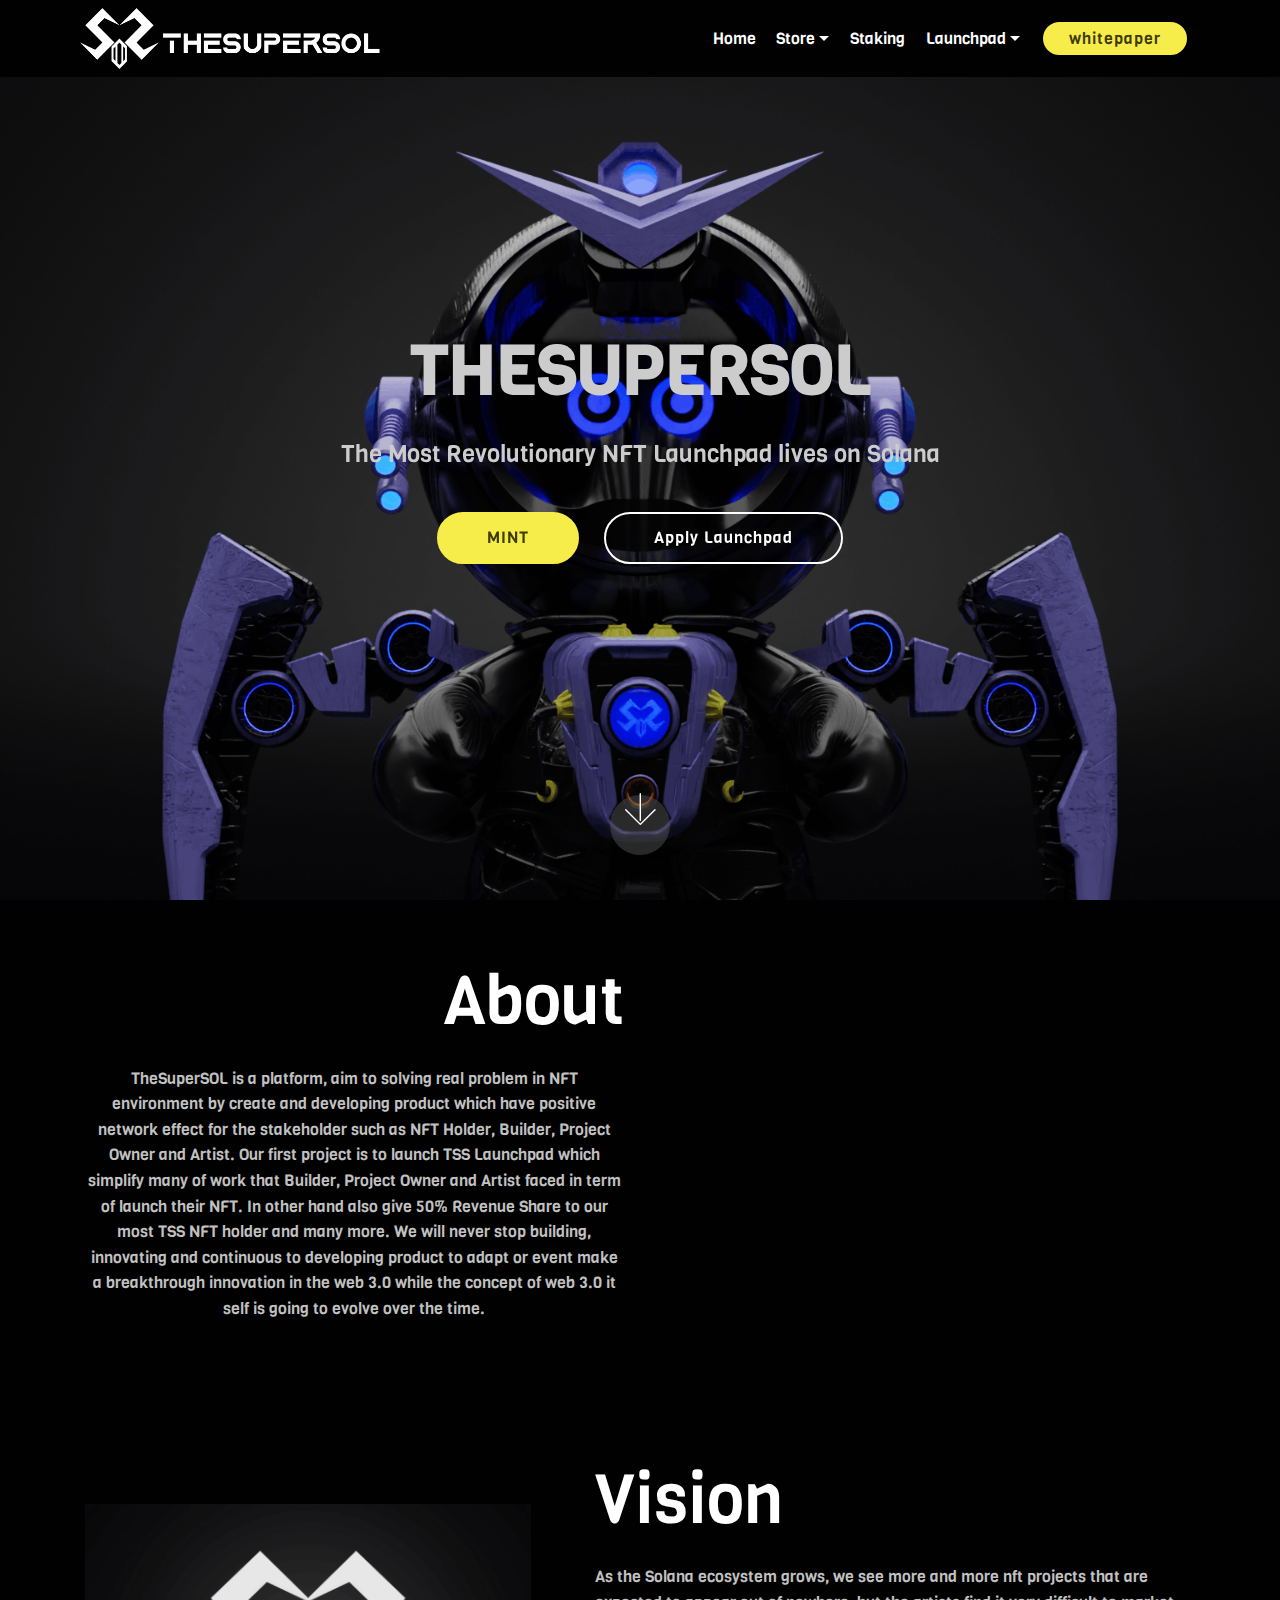
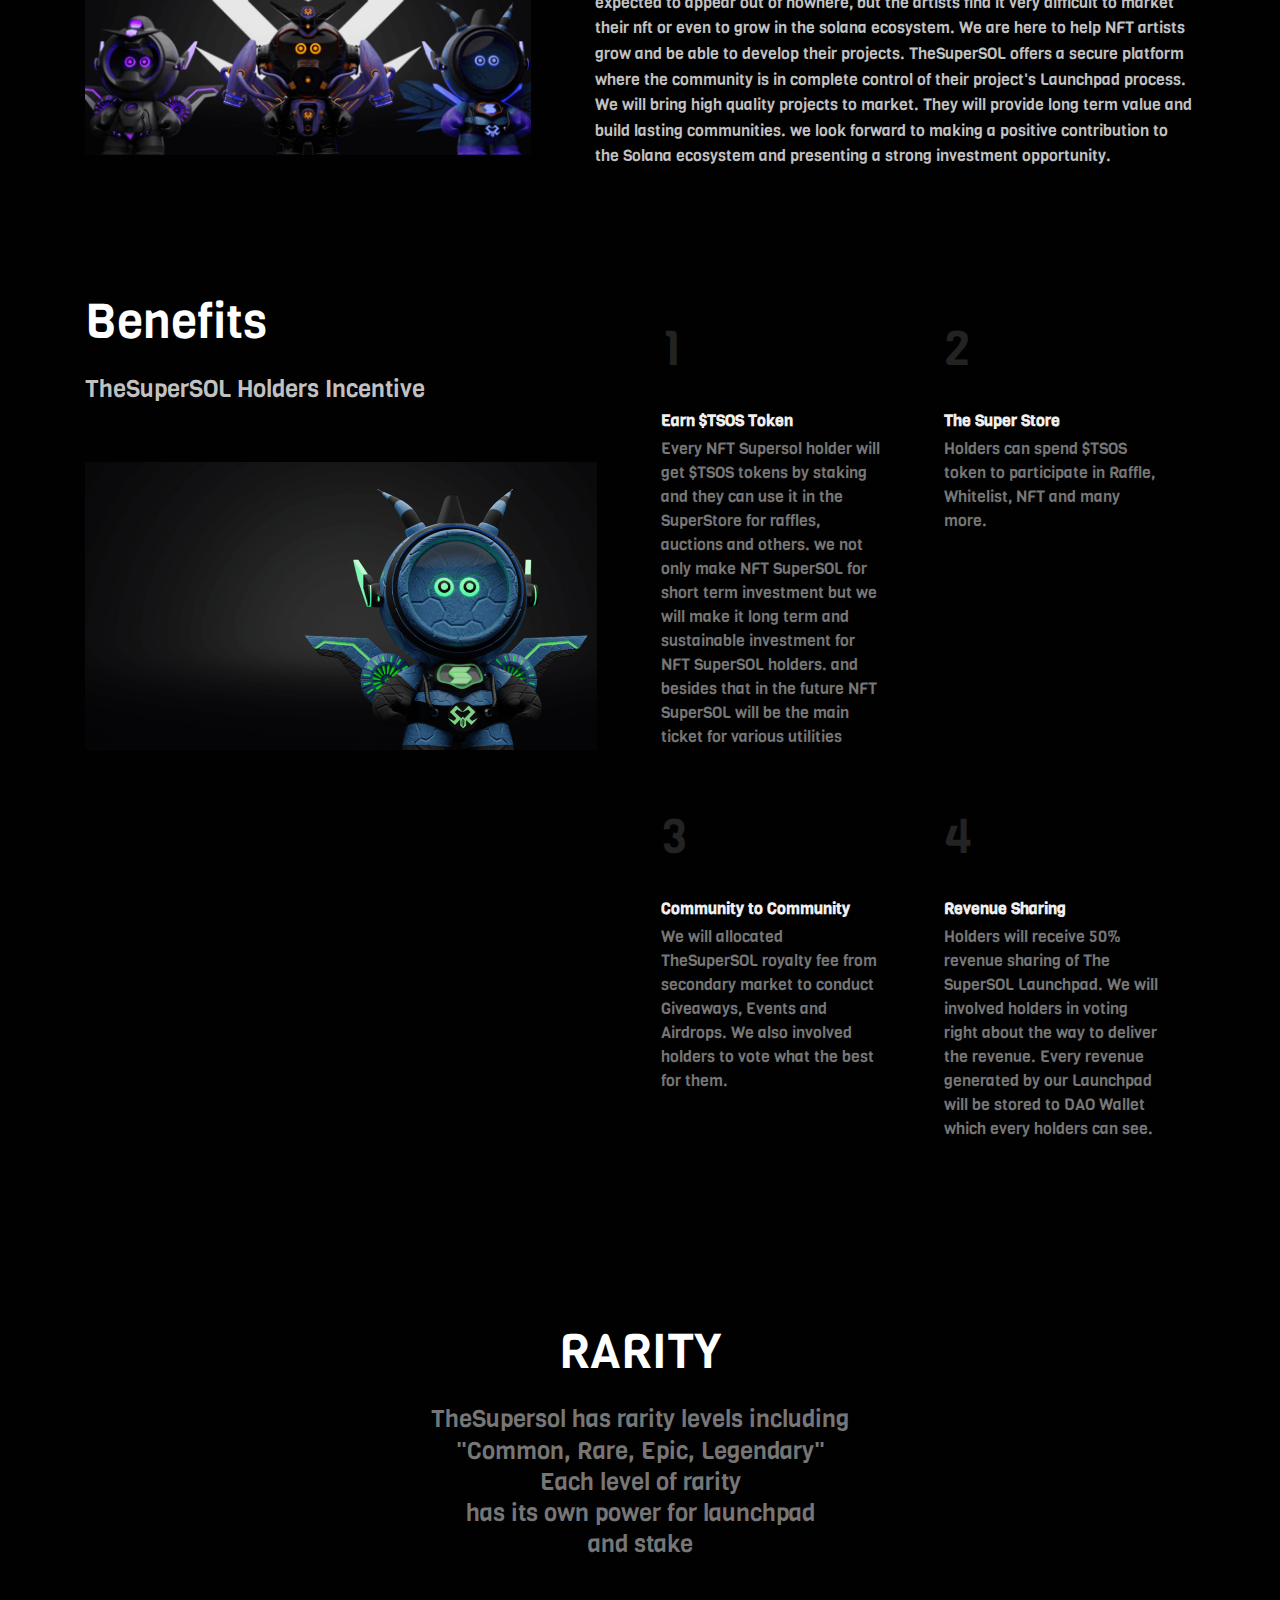
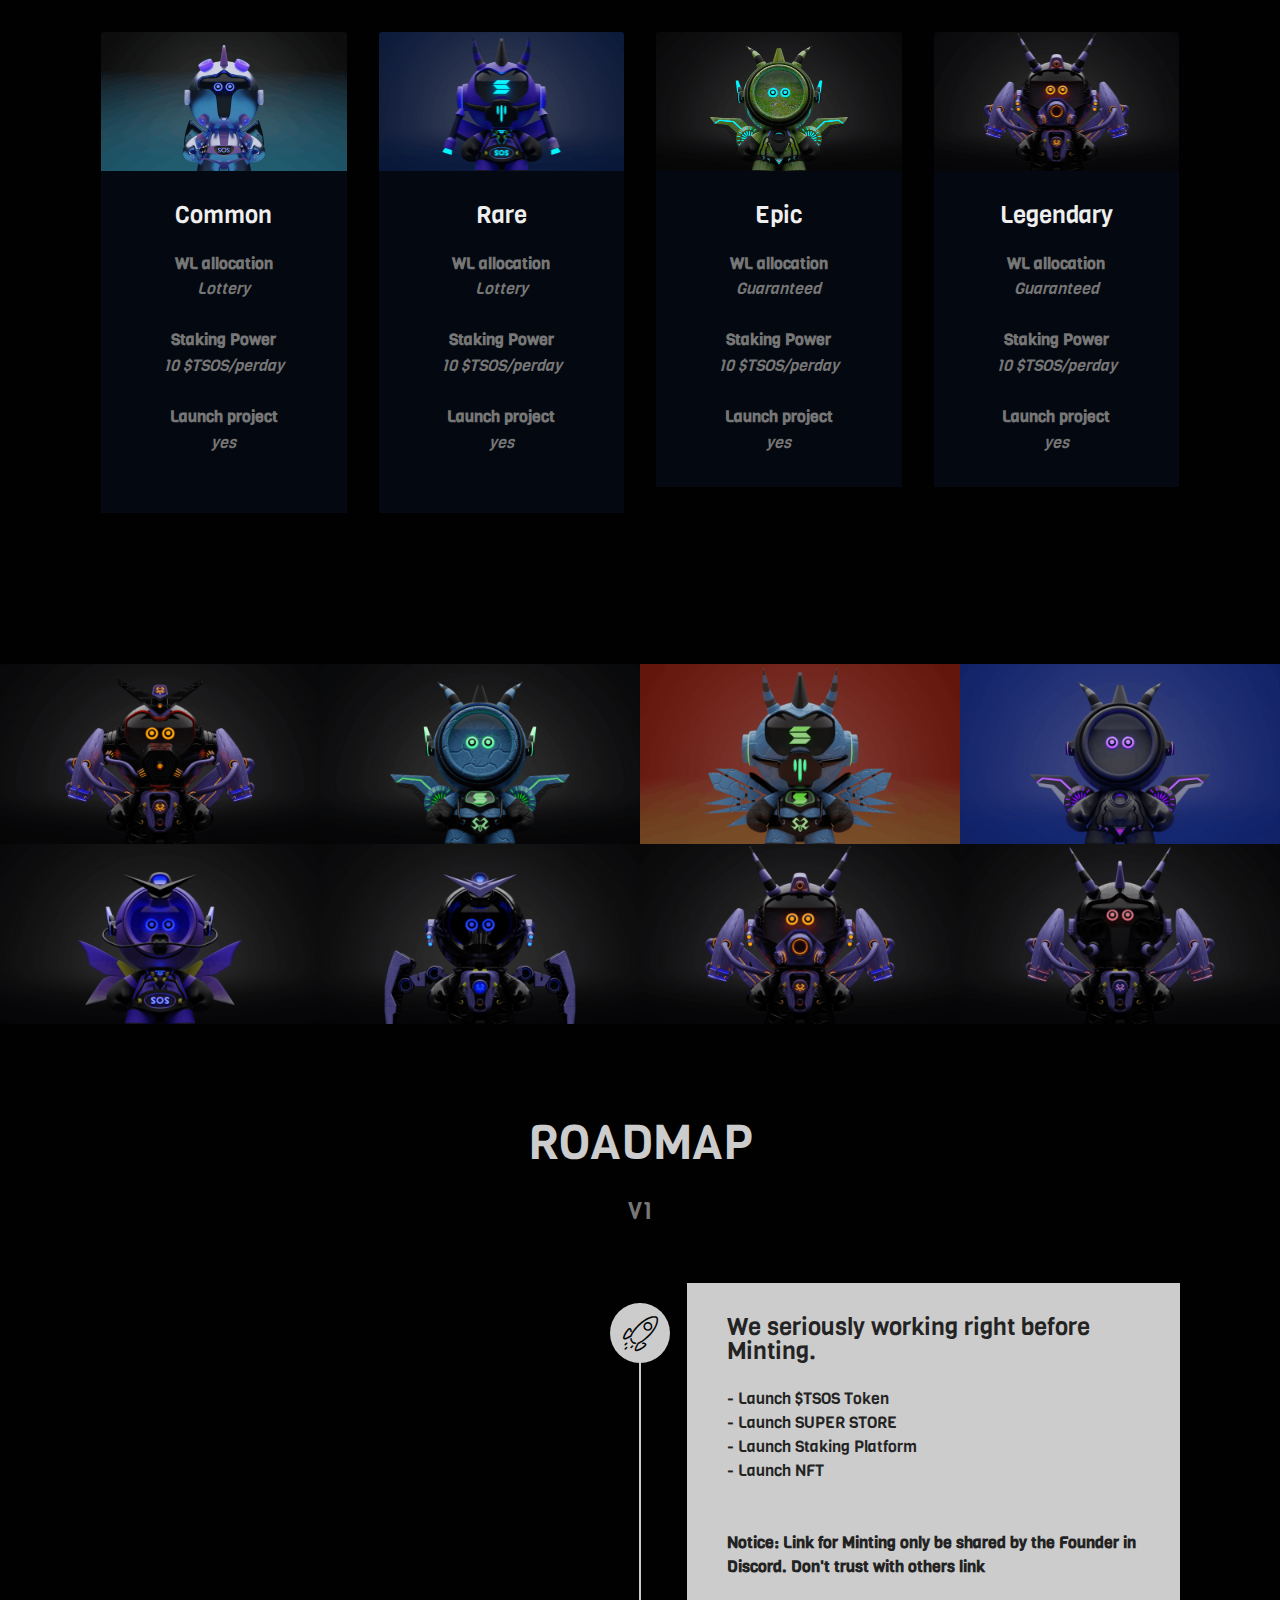
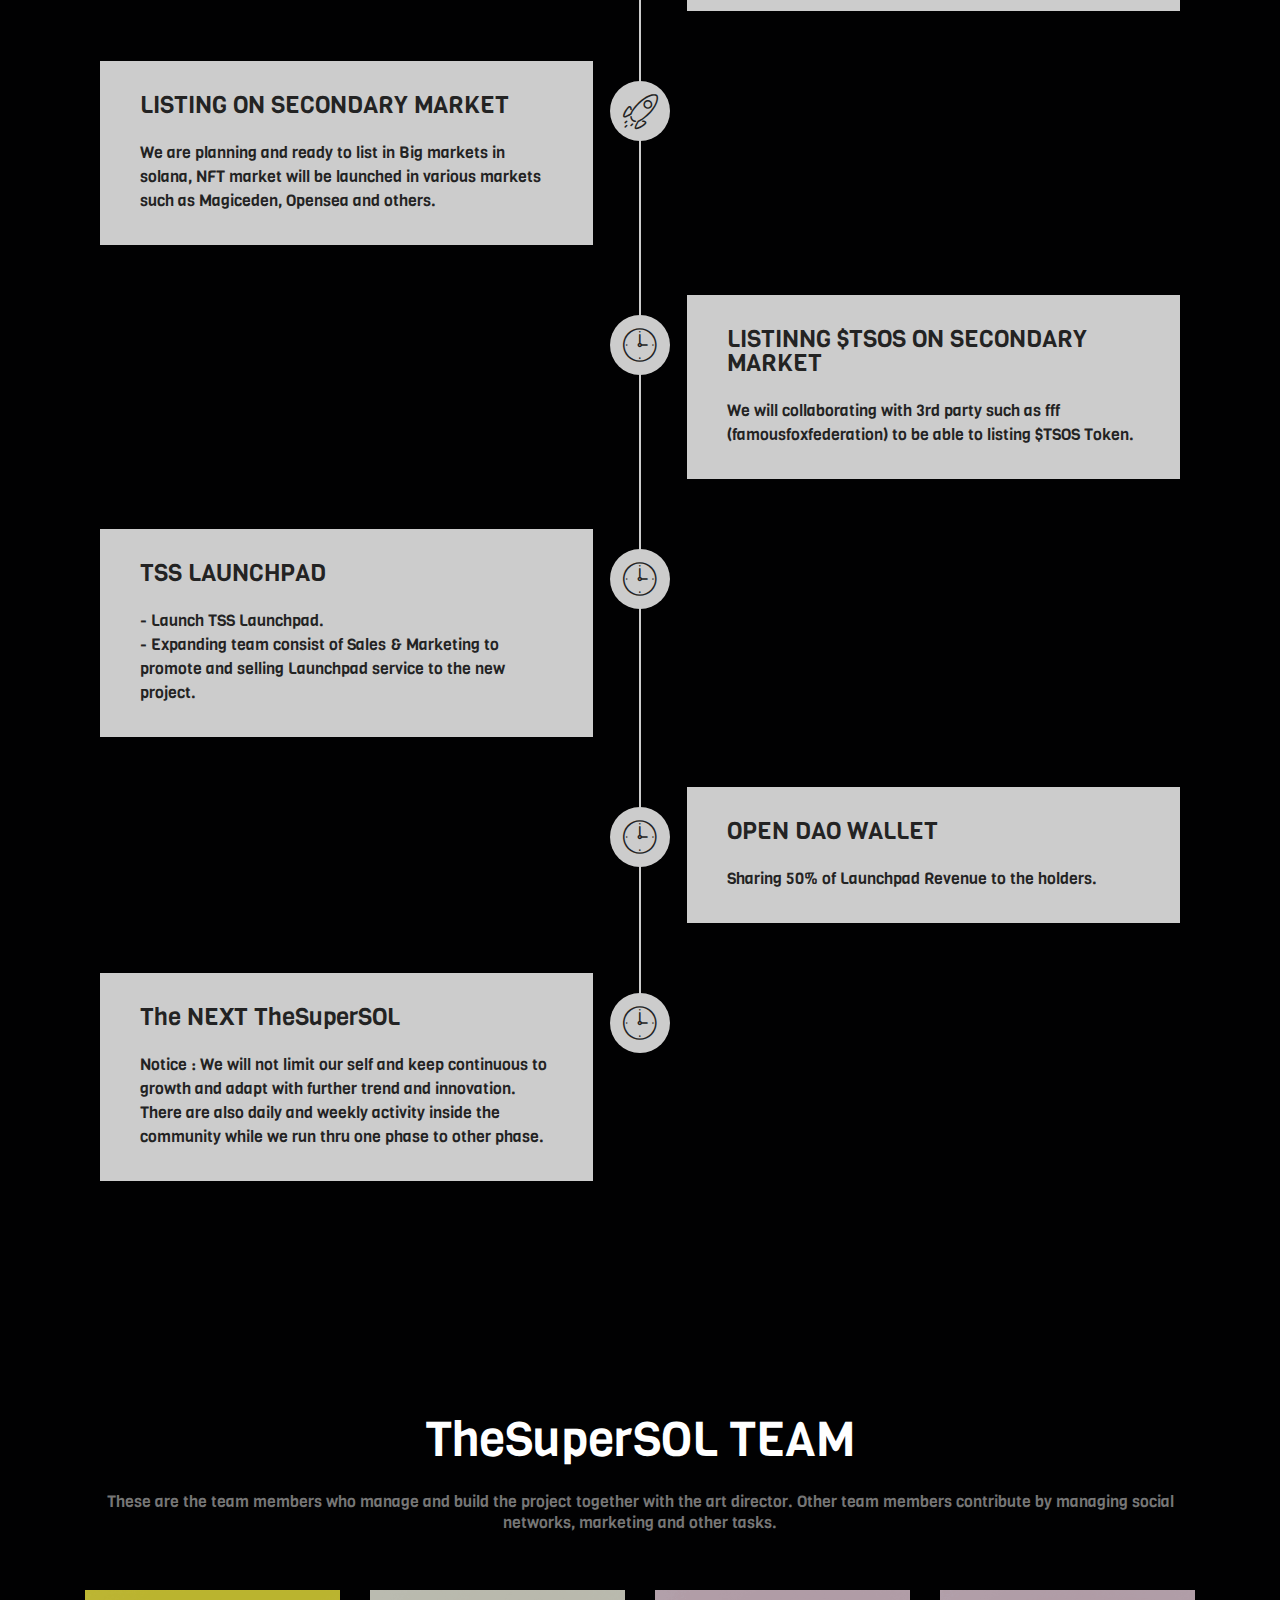
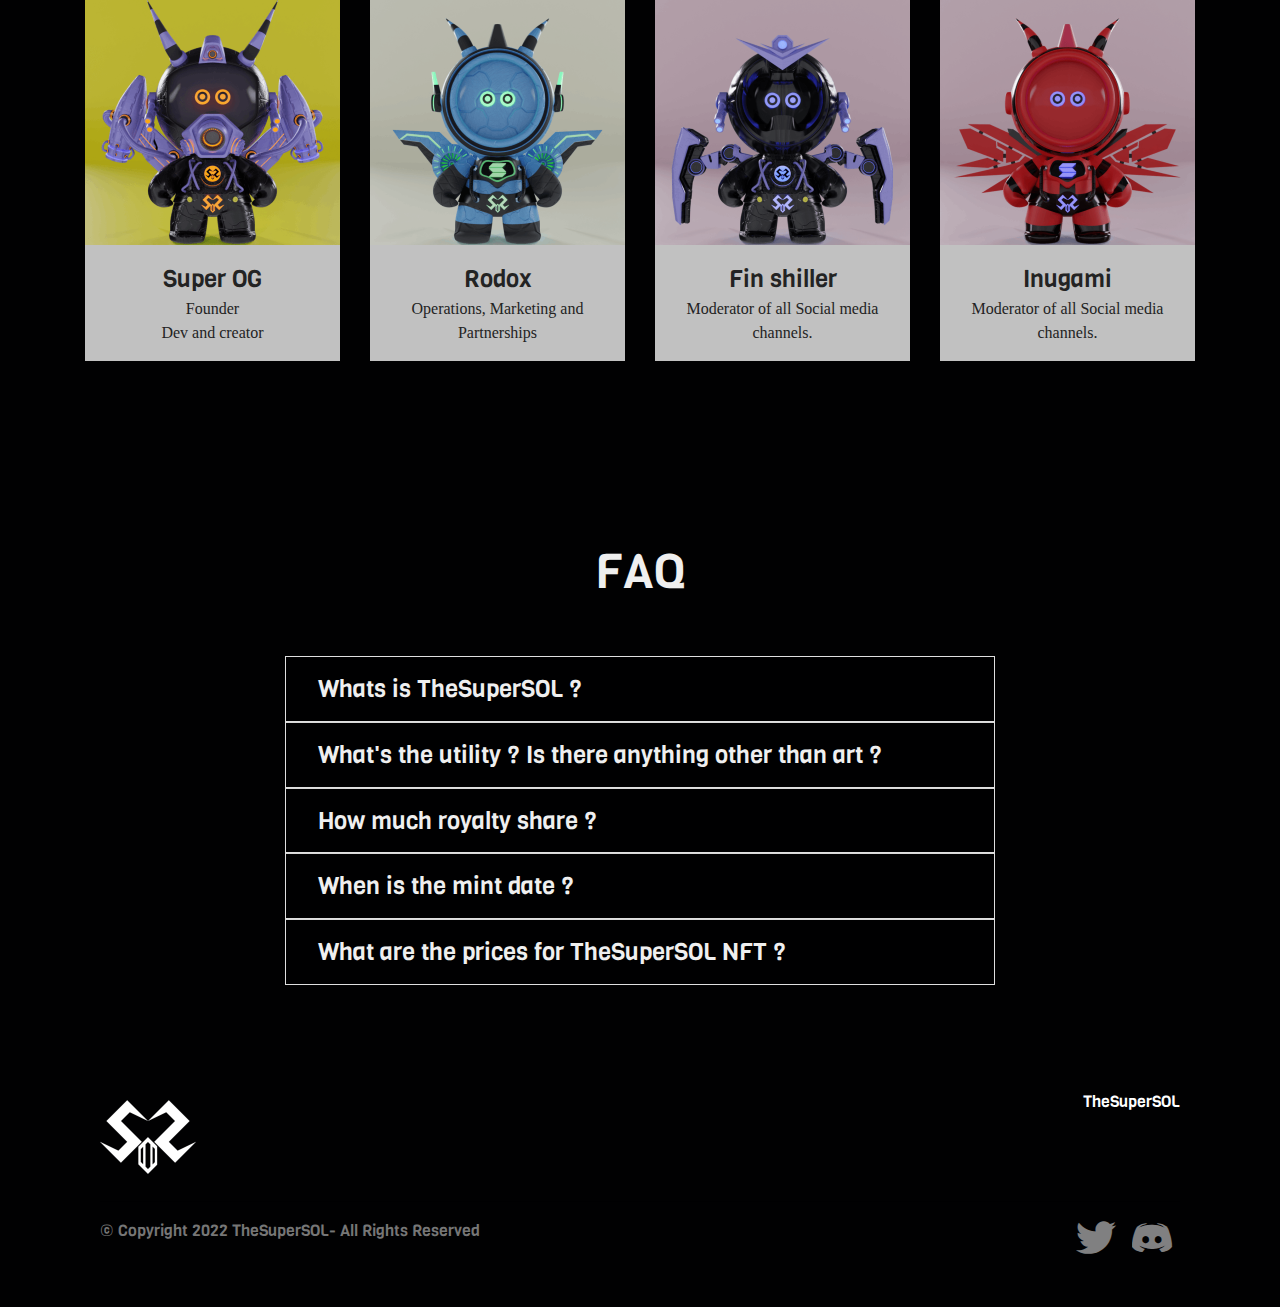
<file: index.html>
<!DOCTYPE html>
<html>

<head>
    <!-- Site made with Mobirise Website Builder v4.12.4, https://mobirise.com -->
    <meta charset="UTF-8">
    <meta http-equiv="X-UA-Compatible" content="IE=edge">
    <meta name="generator" content="Mobirise v4.12.4, mobirise.com">
    <meta name="viewport" content="width=device-width, initial-scale=1, minimum-scale=1">
    <link rel="shortcut icon" href="assets/images/logo192-128x128.png" type="image/x-icon">
    <meta name="description" content="">


    <title>NFT Launchpad Solana</title>
    <link href="https://www.thesupersol.net/Home" rel="canonical" />
    <meta property="og:locale" content="en_US">
    <meta property="og:type" content="website">
    <meta property="og:title"
        content="NFT Launchpad TheSupersSOL - The Most Revolutionary NFT Launchpad lives on Solana">
    <meta property="og:url" content="https://www.thesupersol.net">
    <meta property="og:site_name" content="TheSuperSOL NFT Launchpad">

    <link rel="stylesheet" href="assets/web/assets/mobirise-icons-bold/mobirise-icons-bold.css">
    <link rel="stylesheet" href="assets/web/assets/mobirise-icons/mobirise-icons.css">
    <link rel="stylesheet" href="assets/bootstrap/css/bootstrap.min.css">
    <link rel="stylesheet" href="assets/bootstrap/css/bootstrap-grid.min.css">
    <link rel="stylesheet" href="assets/bootstrap/css/bootstrap-reboot.min.css">
    <link rel="stylesheet" href="assets/dropdown/css/style.css">
    <link rel="stylesheet" href="assets/tether/tether.min.css">
    <link rel="stylesheet" href="assets/socicon/css/styles.css">
    <link rel="stylesheet" href="assets/theme/css/style.css">
    <link rel="stylesheet" href="assets/gallery/style.css">
    <link rel="preload" as="style" href="assets/mobirise/css/mbr-additional.css">
    <link rel="stylesheet" href="assets/mobirise/css/mbr-additional.css" type="text/css">

    <!-- Global site tag (gtag.js) - Google Analytics -->
    <script async src="https://www.googletagmanager.com/gtag/js?id=G-3KVHP5ZMYR"></script>
    <script>
        window.dataLayer = window.dataLayer || [];
        function gtag() { dataLayer.push(arguments); }
        gtag('js', new Date());

        gtag('config', 'G-3KVHP5ZMYR');
    </script>



</head>

<body>
    <section class="menu cid-qTkzRZLJNu" once="menu" id="menu1-0">



        <nav
            class="navbar navbar-expand beta-menu navbar-dropdown align-items-center navbar-fixed-top navbar-toggleable-sm">
            <button class="navbar-toggler navbar-toggler-right" type="button" data-toggle="collapse"
                data-target="#navbarSupportedContent" aria-controls="navbarSupportedContent" aria-expanded="false"
                aria-label="Toggle navigation">
                <div class="hamburger">
                    <span></span>
                    <span></span>
                    <span></span>
                    <span></span>
                </div>
            </button>
            <div class="menu-logo">
                <div class="navbar-brand">
                    <span class="navbar-logo">

                        <img src="assets/images/logo-website-1-594x120.png" alt="TheSuperSOL" title=""
                            style="height: 3.8rem;">
                        </a>
                    </span>

                </div>
            </div>
            <div class="collapse navbar-collapse" id="navbarSupportedContent">
                <ul class="navbar-nav nav-dropdown" data-app-modern-menu="true">
                    <li class="nav-item">
                        <a class="nav-link link text-white text-primary display-4" href="index.html">Home</a>
                    </li>
                    <li class="nav-item dropdown">
                        <a class="nav-link link text-white dropdown-toggle display-4" href="#.html"
                            data-toggle="dropdown-submenu" aria-expanded="true">Store</a>
                        <div class="dropdown-menu"><a class="text-white dropdown-item display-4"
                                href="https://raffle.thesupersol.net/">Raffles</a><a class="text-white dropdown-item display-4"
                                href="Auctions.html">Auctions</a></div>
                    </li>
                    <li class="nav-item"><a class="nav-link link text-white display-4" href="https://staking.thesupersol.net/">
                            Staking</a></li>

                    <li class="nav-item dropdown"><a class="nav-link link text-white dropdown-toggle display-4" href="#"
                            data-toggle="dropdown-submenu" aria-expanded="false">
                            Launchpad</a>
                        <div class="dropdown-menu"><a class="text-white dropdown-item display-4"
                                href="Launchpad-info.html">Launchpad Info</a><a
                                class="text-white dropdown-item display-4" href="Upcoming.html">Upcoming</a><a
                                class="text-white dropdown-item display-4" href="Pass.html">Pass</a></div>
                    </li>
                </ul>
                <div class="navbar-buttons mbr-section-btn"><a class="btn btn-sm btn-secondary display-4"
                        href="https://supersol-x.gitbook.io/thesupersol/" target="_blank">
                        whitepaper</a></div>
            </div>
        </nav>
    </section>

    <section class="engine"><a href="https://mobirise.info/h">how to create your own web page for free</a></section>
    <section class="cid-qTkA127IK8 mbr-fullscreen mbr-parallax-background" id="header2-1">





        <div class="container align-center">
            <div class="row justify-content-md-center">
                <div class="mbr-white col-md-10">
                    <h1 class="mbr-section-title mbr-bold pb-3 mbr-fonts-style display-1">
                        THESUPERSOL</h1>

                    <p class="mbr-text pb-3 mbr-fonts-style display-5">The Most Revolutionary NFT Launchpad lives on
                        Solana</p>
                    <div class="mbr-section-btn"><a class="btn btn-md btn-secondary display-4"
                            href="https://mint.thesupersol.net" target="_blank">MINT</a>
                        <a class="btn btn-md btn-white-outline display-4" href="#">Apply Launchpad</a>
                    </div>
                </div>
            </div>
        </div>
        <div class="mbr-arrow hidden-sm-down" aria-hidden="true">
            <a href="#next">
                <i class="mbri-down mbr-iconfont"></i>
            </a>
        </div>
    </section>

    <section class="header7 cid-t7I9mHIXzm" id="header7-3">





        <div class="container">
            <div class="media-container-row">

                <div class="media-content align-right">
                    <h1 class="mbr-section-title mbr-white pb-3 mbr-fonts-style display-1">About</h1>
                    <div class="mbr-section-text mbr-white pb-3">
                        <p class="mbr-text mbr-fonts-style display-7">TheSuperSOL is a platform, aim to solving real problem in NFT environment by create and developing product which have positive network effect for the stakeholder such as NFT Holder, Builder, Project Owner and Artist. Our first project is to launch TSS Launchpad which simplify many of work that Builder, Project Owner and Artist faced in term of launch their NFT. In other hand also give 50% Revenue Share to our most TSS NFT holder and many more. We will never stop building, innovating and continuous to developing product to adapt or event make a breakthrough innovation in the web 3.0 while the concept of web 3.0 it self is going to evolve over the time.</p>
                        <p></p>
                        <p></p>
                    </div>

                </div>

                <div class="mbr-figure" style="width: 100%;"><iframe class="mbr-embedded-video"
                        src="https://www.youtube.com/embed/KE_2iUKYOYE?rel=0&amp;amp;showinfo=0&amp;autoplay=0&amp;loop=0"
                        width="1280" height="720" frameborder="0" allowfullscreen></iframe></div>

            </div>
        </div>
    </section>

    <section class="header3 cid-t7IeViAWMA" id="header3-5">





        <div class="container">
            <div class="media-container-row">
                <div class="mbr-figure" style="width: 80%;">
                    <img src="assets/images/poster1-1-50-924x520.png" alt="Mobirise" title="">
                </div>

                <div class="media-content">
                    <h1 class="mbr-section-title mbr-white pb-3 mbr-fonts-style display-1">
                        Vision</h1>

                    <div class="mbr-section-text mbr-white pb-3 ">
                        <p class="mbr-text mbr-fonts-style display-7">
                            As the Solana ecosystem grows, we see more and more nft projects that are expected to appear
                            out of nowhere, but the artists find it very difficult to market their nft or even to grow
                            in the solana ecosystem. We are here to help NFT artists grow and be able to develop their
                            projects. TheSuperSOL offers a secure platform where the community is in complete control of
                            their project's Launchpad process. We will bring high quality projects to market. They will
                            provide long term value and build lasting communities. we look forward to making a positive
                            contribution to the Solana ecosystem and presenting a strong investment opportunity.
                        </p>
                    </div>

                </div>
            </div>
        </div>

    </section>

    <section class="counters2 counters cid-t7IfYMqFAQ" id="counters2-7">





        <div class="container pt-4 mt-2">
            <div class="media-container-row">
                <div class="media-block" style="width: 49%;">
                    <h2 class="mbr-section-title pb-3 align-left mbr-fonts-style display-2">
                        Benefits
                    </h2>
                    <h3 class="mbr-section-subtitle pb-5 align-left mbr-fonts-style display-5">TheSuperSOL Holders
                        Incentive</h3>
                    <div class="mbr-figure">
                        <img src="assets/images/banner6-50-960x540.png" alt="" title="">
                    </div>
                </div>
                <div class="cards-block">
                    <div class="cards-container">
                        <div class="card px-3 align-left col-12 col-md-6">
                            <div class="panel-item p-3">
                                <div class="card-img pb-3">

                                    <h3 class="count py-3 mbr-fonts-style display-2">1</h3>
                                </div>
                                <div class="card-text">
                                    <h4 class="mbr-content-title mbr-bold mbr-fonts-style display-7">Earn $TSOS Token
                                    </h4>
                                    <p class="mbr-content-text mbr-fonts-style display-7">
                                        Every NFT Supersol holder will get $TSOS tokens by staking and they can use it
                                        in the SuperStore for raffles, auctions and others.
                                        we not only make NFT SuperSOL for short term investment but we will make it long
                                        term and sustainable investment for NFT SuperSOL holders. and besides that in
                                        the future NFT SuperSOL will be the main ticket for various utilities
                                    </p>
                                </div>
                            </div>
                        </div>
                        <div class="card px-3 align-left col-12 col-md-6">
                            <div class="panel-item p-3">
                                <div class="card-img pb-3">

                                    <h3 class="count py-3 mbr-fonts-style display-2">2</h3>
                                </div>
                                <div class="card-text">
                                    <h4 class="mbr-content-title mbr-bold mbr-fonts-style display-7">The Super Store
                                    </h4>
                                    <p class="mbr-content-text mbr-fonts-style display-7">

                                        Holders can spend $TSOS token to participate in Raffle, Whitelist, NFT and many
                                        more.
                                    </p>
                                </div>
                            </div>
                        </div>
                        <div class="card px-3 align-left col-12 col-md-6">
                            <div class="panel-item p-3">
                                <div class="card-img pb-3">

                                    <h3 class="count py-3 mbr-fonts-style display-2">3</h3>
                                </div>
                                <div class="card-text">
                                    <h4 class="mbr-content-title mbr-bold mbr-fonts-style display-7">Community to
                                        Community
                                    </h4>
                                    <p class="mbr-content-text mbr-fonts-style display-7">
                                        We will allocated TheSuperSOL royalty fee from secondary market to conduct
                                        Giveaways, Events and Airdrops. We also involved holders to vote what the best
                                        for them.
                                    </p>
                                </div>
                            </div>
                        </div>
                        <div class="card px-3 align-left col-12 col-md-6">
                            <div class="panel-item p-3">
                                <div class="card-img pb-3">

                                    <h3 class="count py-3 mbr-fonts-style display-2">4</h3>
                                </div>
                                <div class="card-texts">
                                    <h4 class="mbr-content-title mbr-bold mbr-fonts-style display-7">Revenue Sharing
                                    </h4>
                                    <p class="mbr-content-text mbr-fonts-style display-7">Holders will receive 50%
                                        revenue sharing of The SuperSOL Launchpad. We will involved holders in voting
                                        right about the way to deliver the revenue. Every revenue generated by our
                                        Launchpad will be stored to DAO Wallet which every holders can see.</p>
                                </div>
                            </div>
                        </div>
                    </div>
                </div>
            </div>
        </div>
    </section>

    <section class="features18 popup-btn-cards cid-t8QKHJbMl8" id="features18-1j">




        <div class="container">
            <h2 class="mbr-section-title pb-3 align-center mbr-fonts-style display-2">
                RARITY</h2>
            <h3 class="mbr-section-subtitle display-5 align-center mbr-fonts-style mbr-light">TheSupersol has rarity
                levels including
                <div>"Common, Rare, Epic, Legendary"
                </div>
                <div>Each level of rarity
                </div>
                <div>has its own power for launchpad
                </div>
                <div>and stake</div>
            </h3>
            <div class="media-container-row pt-5 ">
                <div class="card p-3 col-12 col-md-6 col-lg-3">
                    <div class="card-wrapper ">
                        <div class="card-img">
                            <div class="mbr-overlay"></div>
                            <div class="mbr-section-btn text-center"><a
                                    class="btn btn-primary display-4">COMMON<br>Supply&nbsp;50%</a></div>
                            <img src="assets/images/14-492x277.png" alt="Mobirise" title="">
                        </div>
                        <div class="card-box">
                            <h4 class="card-title mbr-fonts-style display-5">
                                Common</h4>
                            <p class="mbr-text mbr-fonts-style align-left display-7"><strong>
                                    WL allocation</strong><br><em>Lottery</em><em><br></em><br><strong>Staking
                                    Power</strong><br><em>10 $TSOS/perday</em><br><br><strong>Launch project
                                </strong><br><em>yes <br></em><br>
                            </p>
                        </div>
                    </div>
                </div>
                <div class="card p-3 col-12 col-md-6 col-lg-3">
                    <div class="card-wrapper">
                        <div class="card-img">
                            <div class="mbr-overlay"></div>
                            <div class="mbr-section-btn text-center"><a class="btn btn-primary display-4">RARE<br>Supply
                                    30%</a></div>
                            <img src="assets/images/12-492x277.png" alt="Mobirise" title="">
                        </div>
                        <div class="card-box">
                            <h4 class="card-title mbr-fonts-style display-5">
                                Rare</h4>
                            <p class="mbr-text mbr-fonts-style display-7"><strong>WL allocation
                                </strong><br><em>Lottery
                                </em><br>
                                <br><strong>Staking Power</strong> <em>10&nbsp;$TSOS/perday
                                    <br></em>
                                <br><strong>Launch project
                                    <br></strong><em>yes </em><br><br>
                            </p>
                        </div>
                    </div>
                </div>

                <div class="card p-3 col-12 col-md-6 col-lg-3">
                    <div class="card-wrapper">
                        <div class="card-img">
                            <div class="mbr-overlay"></div>
                            <div class="mbr-section-btn text-center"><a
                                    class="btn btn-primary display-4">EPIC&nbsp;<br>Supply 15%</a></div>
                            <img src="assets/images/5-492x277.png" alt="Mobirise" title="">
                        </div>
                        <div class="card-box">
                            <h4 class="card-title mbr-fonts-style display-5">
                                Epic</h4>
                            <p class="mbr-text mbr-fonts-style display-7"><strong>WL allocation
                                </strong><br><em>Guaranteed<br></em>
                                <br><strong>Staking Power
                                </strong><br><em>10 $TSOS/perday
                                </em><br>
                                <br><strong>Launch project</strong><br><em>yes</em>
                            </p>
                        </div>
                    </div>
                </div>

                <div class="card p-3 col-12 col-md-6 col-lg-3">
                    <div class="card-wrapper">
                        <div class="card-img">
                            <div class="mbr-overlay"></div>
                            <div class="mbr-section-btn text-center"><a
                                    class="btn btn-primary display-4">LEGENDARY&nbsp;<br>Supply 5%</a></div>
                            <img src="assets/images/7-492x277.png" alt="Mobirise" title="">
                        </div>
                        <div class="card-box">
                            <h4 class="card-title mbr-fonts-style display-5">
                                Legendary</h4>
                            <p class="mbr-text mbr-fonts-style display-7"><strong>WL allocation
                                    <br></strong><em>Guaranteed
                                </em><br>
                                <br><strong>Staking Power
                                </strong><br><em>10 $TSOS/perday
                                </em><br>
                                <br><strong>Launch project</strong><br><em>yes</em>
                            </p>
                        </div>
                    </div>
                </div>
            </div>
        </div>
    </section>

    <section class="mbr-gallery mbr-slider-carousel cid-t7Iol1F2Hq" id="gallery3-9">



        <div>
            <div>
                <!-- Filter -->
                <!-- Gallery -->
                <div class="mbr-gallery-row">
                    <div class="mbr-gallery-layout-default">
                        <div>
                            <div>
                                <div class="mbr-gallery-item mbr-gallery-item--p0" data-video-url="false"
                                    data-tags="Awesome">
                                    <div href="#lb-gallery3-9" data-slide-to="0" data-toggle="modal"><img
                                            src="assets/images/1-50-960x540-800x450.png" alt="" title=""><span
                                            class="icon-focus"></span></div>
                                </div>
                                <div class="mbr-gallery-item mbr-gallery-item--p0" data-video-url="false"
                                    data-tags="Responsive">
                                    <div href="#lb-gallery3-9" data-slide-to="1" data-toggle="modal"><img
                                            src="assets/images/3-50-960x540-800x450.png" alt="" title=""><span
                                            class="icon-focus"></span></div>
                                </div>
                                <div class="mbr-gallery-item mbr-gallery-item--p0" data-video-url="false"
                                    data-tags="Creative">
                                    <div href="#lb-gallery3-9" data-slide-to="2" data-toggle="modal"><img
                                            src="assets/images/13-50-960x540-800x450.png" alt="" title=""><span
                                            class="icon-focus"></span></div>
                                </div>
                                <div class="mbr-gallery-item mbr-gallery-item--p0" data-video-url="false"
                                    data-tags="Animated">
                                    <div href="#lb-gallery3-9" data-slide-to="3" data-toggle="modal"><img
                                            src="assets/images/11-50-960x540-800x450.png" alt="" title=""><span
                                            class="icon-focus"></span></div>
                                </div>
                                <div class="mbr-gallery-item mbr-gallery-item--p0" data-video-url="false"
                                    data-tags="Awesome">
                                    <div href="#lb-gallery3-9" data-slide-to="4" data-toggle="modal"><img
                                            src="assets/images/4-50-960x540-800x450.png" alt="" title=""><span
                                            class="icon-focus"></span></div>
                                </div>
                                <div class="mbr-gallery-item mbr-gallery-item--p0" data-video-url="false"
                                    data-tags="Awesome">
                                    <div href="#lb-gallery3-9" data-slide-to="5" data-toggle="modal"><img
                                            src="assets/images/2-50-960x540-800x450.png" alt="" title=""><span
                                            class="icon-focus"></span></div>
                                </div>
                                <div class="mbr-gallery-item mbr-gallery-item--p0" data-video-url="false"
                                    data-tags="Responsive">
                                    <div href="#lb-gallery3-9" data-slide-to="6" data-toggle="modal"><img
                                            src="assets/images/7-50-960x540-800x450.png" alt="" title=""><span
                                            class="icon-focus"></span></div>
                                </div>
                                <div class="mbr-gallery-item mbr-gallery-item--p0" data-video-url="false"
                                    data-tags="Animated">
                                    <div href="#lb-gallery3-9" data-slide-to="7" data-toggle="modal"><img
                                            src="assets/images/8-50-960x540-800x450.png" alt="" title=""><span
                                            class="icon-focus"></span></div>
                                </div>
                            </div>
                        </div>
                        <div class="clearfix"></div>
                    </div>
                </div><!-- Lightbox -->
                <div data-app-prevent-settings="" class="mbr-slider modal fade carousel slide" tabindex="-1"
                    data-keyboard="true" data-interval="false" id="lb-gallery3-9">
                    <div class="modal-dialog">
                        <div class="modal-content">
                            <div class="modal-body">
                                <div class="carousel-inner">
                                    <div class="carousel-item active"><img src="assets/images/1-50-960x540.png" alt=""
                                            title=""></div>
                                    <div class="carousel-item"><img src="assets/images/3-50-960x540.png" alt=""
                                            title=""></div>
                                    <div class="carousel-item"><img src="assets/images/13-50-960x540.png" alt=""
                                            title=""></div>
                                    <div class="carousel-item"><img src="assets/images/11-50-960x540.png" alt=""
                                            title=""></div>
                                    <div class="carousel-item"><img src="assets/images/4-50-960x540.png" alt=""
                                            title=""></div>
                                    <div class="carousel-item"><img src="assets/images/2-50-960x540.png" alt=""
                                            title=""></div>
                                    <div class="carousel-item"><img src="assets/images/7-50-960x540.png" alt=""
                                            title=""></div>
                                    <div class="carousel-item"><img src="assets/images/8-50-960x540.png" alt=""
                                            title=""></div>
                                </div><a class="carousel-control carousel-control-prev" role="button" data-slide="prev"
                                    href="#lb-gallery3-9"><span class="mbri-left mbr-iconfont"
                                        aria-hidden="true"></span><span class="sr-only">Previous</span></a><a
                                    class="carousel-control carousel-control-next" role="button" data-slide="next"
                                    href="#lb-gallery3-9"><span class="mbri-right mbr-iconfont"
                                        aria-hidden="true"></span><span class="sr-only">Next</span></a><a class="close"
                                    href="#" role="button" data-dismiss="modal"><span class="sr-only">Close</span></a>
                            </div>
                        </div>
                    </div>
                </div>
            </div>
        </div>

    </section>

    <section class="timeline2 cid-t7IqpmzVUO" id="timeline2-b">





        <div class="container align-center">
            <h2 class="mbr-section-title pb-3 mbr-fonts-style display-2">ROADMAP</h2>
            <h3 class="mbr-section-subtitle pb-5 mbr-fonts-style display-5">V1</h3>

            <div class="container timelines-container" mbri-timelines="">
                <!--1-->
                <div class="row timeline-element reverse separline">
                    <span class="iconsBackground">
                        <span class="mbr-iconfont mbri-rocket" style="color: rgb(1, 1, 2); fill: rgb(1, 1, 2);"></span>
                    </span>
                    <div class="col-xs-12 col-md-6 align-left">
                        <div class="timeline-text-content">
                            <h4 class="mbr-timeline-title pb-3 mbr-fonts-style display-5">We seriously working right
                                before Minting.
                            </h4>
                            <p class="mbr-timeline-text mbr-fonts-style display-7"> - Launch $TSOS Token&nbsp;<br>-
                                Launch SUPER STORE<br>- Launch Staking Platform&nbsp;<br>- Launch
                                NFT<br><br><br><strong>Notice: Link for Minting only be shared by the Founder in
                                    Discord. Don't trust with others link</strong><br></p>
                        </div>
                    </div>
                </div>
                <!--2-->
                <div class="row timeline-element  separline">
                    <span class="iconsBackground">
                        <span class="mbr-iconfont mbri-rocket"></span>
                    </span>
                    <div class="col-xs-12 col-md-6 align-left ">
                        <div class="timeline-text-content">
                            <h4 class="mbr-timeline-title pb-3 mbr-fonts-style display-5">

                                <div><span style="color: inherit; font-size: 1.5rem;">LISTING ON SECONDARY
                                        MARKET</span><br></div>
                            </h4>
                            <p class="mbr-timeline-text mbr-fonts-style display-7">
                                We are planning and ready to list in Big markets in solana, NFT market will be launched
                                in various markets such as Magiceden, Opensea and others.
                            </p>
                        </div>
                    </div>
                </div>
                <!--3-->
                <div class="row timeline-element reverse separline">
                    <span class="iconsBackground">
                        <span class="mbr-iconfont mbri-clock"></span>
                    </span>
                    <div class="col-xs-12 col-md-6 align-left">
                        <div class="timeline-text-content">
                            <h4 class="mbr-timeline-title pb-3 mbr-fonts-style display-5">LISTINNG $TSOS ON SECONDARY
                                MARKET</h4>
                            <p class="mbr-timeline-text mbr-fonts-style display-7">We will collaborating with 3rd party
                                such as fff (famousfoxfederation) to be able to listing $TSOS Token.</p>
                        </div>
                    </div>
                </div>
                <!--4-->
                <div class="row timeline-element  separline">
                    <span class="iconsBackground">
                        <span class="mbr-iconfont mbri-clock"></span>
                    </span>
                    <div class="col-xs-12 col-md-6 align-left ">
                        <div class="timeline-text-content">
                            <h4 class="mbr-timeline-title pb-3 mbr-fonts-style display-5">TSS LAUNCHPAD</h4>
                            <p class="mbr-timeline-text mbr-fonts-style display-7">- Launch TSS Launchpad.<br>
                                - Expanding team consist of Sales & Marketing to promote and selling Launchpad service
                                to the new project.</p>
                        </div>
                    </div>
                </div>
                <!--5-->
                <div class="row timeline-element reverse separline">
                    <span class="iconsBackground">
                        <span class="mbr-iconfont mbri-clock"></span>
                    </span>
                    <div class="col-xs-12 col-md-6 align-left">
                        <div class="timeline-text-content">
                            <h4 class="mbr-timeline-title pb-3 mbr-fonts-style display-5">OPEN DAO WALLET
                            </h4>
                            <p class="mbr-timeline-text mbr-fonts-style display-7">Sharing 50% of Launchpad Revenue to
                                the holders.</p>
                        </div>
                    </div>
                </div>
                <!--6-->
                <div class="row timeline-element">
                    <span class="iconsBackground">
                        <span class="mbr-iconfont mbri-clock"></span>
                    </span>
                    <div class="col-xs-12 col-md-6 align-left ">
                        <div class="timeline-text-content">
                            <h4 class="mbr-timeline-title pb-3 mbr-fonts-style display-5">The NEXT TheSuperSOL</h4>
                            <p class="mbr-timeline-text mbr-fonts-style display-7">Notice : We will not limit our self
                                and keep continuous to growth and adapt with further trend and innovation.
                                <br>There are also daily and weekly activity inside the community while we run thru one
                                phase to other phase.
                            </p>
                        </div>
                    </div>
                </div>
                <!--7-->

                <!--8-->

                <!--9-->

                <!--10-->

                <!--11-->

                <!--12-->

            </div>
        </div>
    </section>

    <section class="team1 cid-t849tQ7g7W" id="team1-1b">



        <div class="container align-center">
            <h2 class="pb-3 mbr-fonts-style mbr-section-title display-2">TheSuperSOL TEAM</h2>
            <h3 class="pb-5 mbr-section-subtitle mbr-fonts-style mbr-light display-4">These are the team members who
                manage and build the project together with the art director. Other team members contribute by managing
                social networks, marketing and other tasks.</h3>
            <div class="row media-row">

                <div class="team-item col-lg-3 col-md-6">
                    <div class="item-image">
                        <img src="assets/images/1172-510x510.png" alt="" title="">
                    </div>
                    <div class="item-caption py-3">
                        <div class="item-name px-2">
                            <p class="mbr-fonts-style display-5">Super OG</p>
                        </div>
                        <div class="item-role px-2">
                            <p>Founder<br>Dev and creator</p>
                        </div>

                    </div>
                </div>
                <div class="team-item col-lg-3 col-md-6">
                    <div class="item-image">
                        <img src="assets/images/1017-510x510.png" alt="" title="">
                    </div>
                    <div class="item-caption py-3">
                        <div class="item-name px-2">
                            <p class="mbr-fonts-style display-5">
                                Rodox</p>
                        </div>
                        <div class="item-role px-2">
                            <p> Operations, Marketing and Partnerships</p>
                        </div>

                    </div>
                </div>
                <div class="team-item col-lg-3 col-md-6">
                    <div class="item-image">
                        <img src="assets/images/1170-510x510.png" alt="" title="">
                    </div>
                    <div class="item-caption py-3">
                        <div class="item-name px-2">
                            <p class="mbr-fonts-style display-5">
                                Fin shiller</p>
                        </div>
                        <div class="item-role px-2">
                            <p>Moderator of all Social media channels.</p>
                        </div>

                    </div>
                </div>
                <div class="team-item col-lg-3 col-md-6">
                    <div class="item-image">
                        <img src="assets/images/640-510x510.png" alt="" title="">
                    </div>
                    <div class="item-caption py-3">
                        <div class="item-name px-2">
                            <p class="mbr-fonts-style display-5">
                                Inugami</p>
                        </div>
                        <div class="item-role px-2">
                            <p>Moderator of all Social media channels.</p>
                        </div>

                    </div>
                </div>
            </div>
        </div>
    </section>

    <section class="toggle1 cid-t7ItgbojdN" id="toggle1-c">




        <div class="container">
            <div class="media-container-row">
                <div class="col-12 col-md-8">
                    <div class="section-head text-center space30">
                        <h2 class="mbr-section-title pb-5 mbr-fonts-style display-2">FAQ
                        </h2>
                    </div>
                    <div class="clearfix"></div>
                    <div id="bootstrap-toggle" class="toggle-panel accordionStyles tab-content">
                        <div class="card">
                            <div class="card-header" role="tab" id="headingOne">
                                <a role="button" class="collapsed panel-title text-black" data-toggle="collapse"
                                    data-core="" href="#collapse1_9" aria-expanded="false" aria-controls="collapse1">
                                    <h4 class="mbr-fonts-style display-5">Whats is TheSuperSOL ?</h4>
                                </a>
                            </div>
                            <div id="collapse1_9" class="panel-collapse noScroll collapse" role="tabpanel"
                                aria-labelledby="headingOne">
                                <div class="panel-body p-4">
                                    <p class="mbr-fonts-style panel-text display-7">TheSuperSOL OF 1200 ULTRA REALISTIC.
                                        Great art is only the beginning.

                                        <br>Ultra-realistic 3D details, Utilities ,Staking, Super Store,NFT Launchpad
                                        and Upcoming Utilities.
                                    </p>
                                </div>
                            </div>
                        </div>
                        <div class="card">
                            <div class="card-header" role="tab" id="headingTwo">
                                <a role="button" class="collapsed panel-title text-black" data-toggle="collapse"
                                    data-core="" href="#collapse2_9" aria-expanded="false" aria-controls="collapse2">
                                    <h4 class="mbr-fonts-style display-5">What's the utility ? Is there anything other
                                        than art ?&nbsp;</h4>
                                </a>

                            </div>
                            <div id="collapse2_9" class="panel-collapse noScroll collapse" role="tabpanel"
                                aria-labelledby="headingTwo">
                                <div class="panel-body p-4">
                                    <p class="mbr-fonts-style panel-text display-7">YES! Very. Please see our full
                                        Roadmap. Here are some highlights:
                                        <br>$TSOS tokens, earn and stake.
                                        <br>Every TheSuperSOL holder will be entitled to participate in various kinds of
                                        Launchpad
                                        <br>TheSuperSOL Incubator, helping smaller projects to get started in exchange
                                        for benefits for our SuperArmy members.
                                    </p>
                                </div>
                            </div>
                        </div>
                        <div class="card">
                            <div class="card-header" role="tab" id="headingThree">
                                <a role="button" class="collapsed panel-title text-black" data-toggle="collapse"
                                    data-core="" href="#collapse3_9" aria-expanded="false" aria-controls="collapse3">
                                    <h4 class="mbr-fonts-style display-5">
                                        How much royalty share ?&nbsp;</h4>
                                </a>
                            </div>
                            <div id="collapse3_9" class="panel-collapse noScroll collapse" role="tabpanel"
                                aria-labelledby="headingThree">
                                <div class="panel-body p-4">
                                    <p class="mbr-fonts-style panel-text display-7">- Holders will receive 50% of
                                        revenue from launchpad
                                        <br>- 50% of Secondary market royalty income is allocated for community
                                        incentive and new project incubation.
                                    </p>
                                </div>
                            </div>
                        </div>
                        <div class="card">
                            <div class="card-header" role="tab" id="headingThree">
                                <a role="button" class="collapsed panel-title text-black" data-toggle="collapse"
                                    data-core="" href="#collapse4_9" aria-expanded="false" aria-controls="collapse4">
                                    <h4 class="mbr-fonts-style display-5">
                                        When is the mint date ?&nbsp;</h4>
                                </a>
                            </div>
                            <div id="collapse4_9" class="panel-collapse noScroll collapse" role="tabpanel"
                                aria-labelledby="headingThree">
                                <div class="panel-body p-4">
                                    <p class="mbr-fonts-style panel-text display-7">TBA, between August - September
                                        2022. (Join our discord to keep you updated)</p>
                                </div>
                            </div>
                        </div>
                        <div class="card">
                            <div class="card-header" role="tab" id="headingThree">
                                <a role="button" class="collapsed panel-title text-black" data-toggle="collapse"
                                    data-core="" href="#collapse5_9" aria-expanded="false" aria-controls="collapse5">
                                    <h4 class="mbr-fonts-style display-5">What are the prices for TheSuperSOL NFT
                                        ?&nbsp;</h4>
                                </a>
                            </div>
                            <div id="collapse5_9" class="panel-collapse noScroll collapse" role="tabpanel"
                                aria-labelledby="headingThree">
                                <div class="panel-body p-4">
                                    <p class="mbr-fonts-style panel-text display-7">TBA (Join our discord to keep you
                                        updated)</p>
                                </div>
                            </div>
                        </div>

                    </div>
                </div>
            </div>
        </div>
    </section>

    <section class="cid-t7IvMTu2Rw" id="footer5-d">





        <div class="container">
            <div class="media-container-row">
                <div class="col-md-3">
                    <div class="media-wrap">

                        <img src="assets/images/logo192-192x192.png" alt="TheSuperSOL" title="">
                        </a>
                    </div>
                </div>
                <div class="col-md-9">
                    <p class="mbr-text align-right links mbr-fonts-style display-7">TheSuperSOL</p>
                </div>
            </div>
            <div class="footer-lower">
                <div class="media-container-row">
                    <div class="col-md-12">
                        <hr>
                    </div>
                </div>
                <div class="media-container-row mbr-white">
                    <div class="col-md-6 copyright">
                        <p class="mbr-text mbr-fonts-style display-7">
                            © Copyright 2022 TheSuperSOL- All Rights Reserved
                        </p>
                    </div>
                    <div class="col-md-6">
                        <div class="social-list align-right">
                            <div class="soc-item">
                                <a href="https://twitter.com/The_SuperSol" target="_blank">
                                    <span class="mbr-iconfont mbr-iconfont-social socicon-twitter socicon"
                                        style="color: rgb(255, 255, 255); fill: rgb(255, 255, 255); font-size: 40px;"></span>
                                </a>
                            </div>
                            <div class="soc-item">
                                <a href="https://discord.gg/4xCJHDDrbs" target="_blank">
                                    <span class="mbr-iconfont mbr-iconfont-social socicon-discord socicon"
                                        style="font-size: 40px; color: rgb(255, 255, 255); fill: rgb(255, 255, 255);"></span>
                                </a>
                            </div>




                        </div>
                    </div>
                </div>
            </div>
        </div>
    </section>


    <script src="assets/web/assets/jquery/jquery.min.js"></script>
    <script src="assets/popper/popper.min.js"></script>
    <script src="assets/bootstrap/js/bootstrap.min.js"></script>
    <script src="assets/smoothscroll/smooth-scroll.js"></script>
    <script src="assets/dropdown/js/nav-dropdown.js"></script>
    <script src="assets/dropdown/js/navbar-dropdown.js"></script>
    <script src="assets/touchswipe/jquery.touch-swipe.min.js"></script>
    <script src="assets/parallax/jarallax.min.js"></script>
    <script src="assets/viewportchecker/jquery.viewportchecker.js"></script>
    <script src="assets/tether/tether.min.js"></script>
    <script src="assets/masonry/masonry.pkgd.min.js"></script>
    <script src="assets/imagesloaded/imagesloaded.pkgd.min.js"></script>
    <script src="assets/bootstrapcarouselswipe/bootstrap-carousel-swipe.js"></script>
    <script src="assets/vimeoplayer/jquery.mb.vimeo_player.js"></script>
    <script src="assets/mbr-switch-arrow/mbr-switch-arrow.js"></script>
    <script src="assets/mbr-popup-btns/mbr-popup-btns.js"></script>
    <script src="assets/theme/js/script.js"></script>
    <script src="assets/slidervideo/script.js"></script>
    <script src="assets/gallery/player.min.js"></script>
    <script src="assets/gallery/script.js"></script>


</body>

</html>
</file>
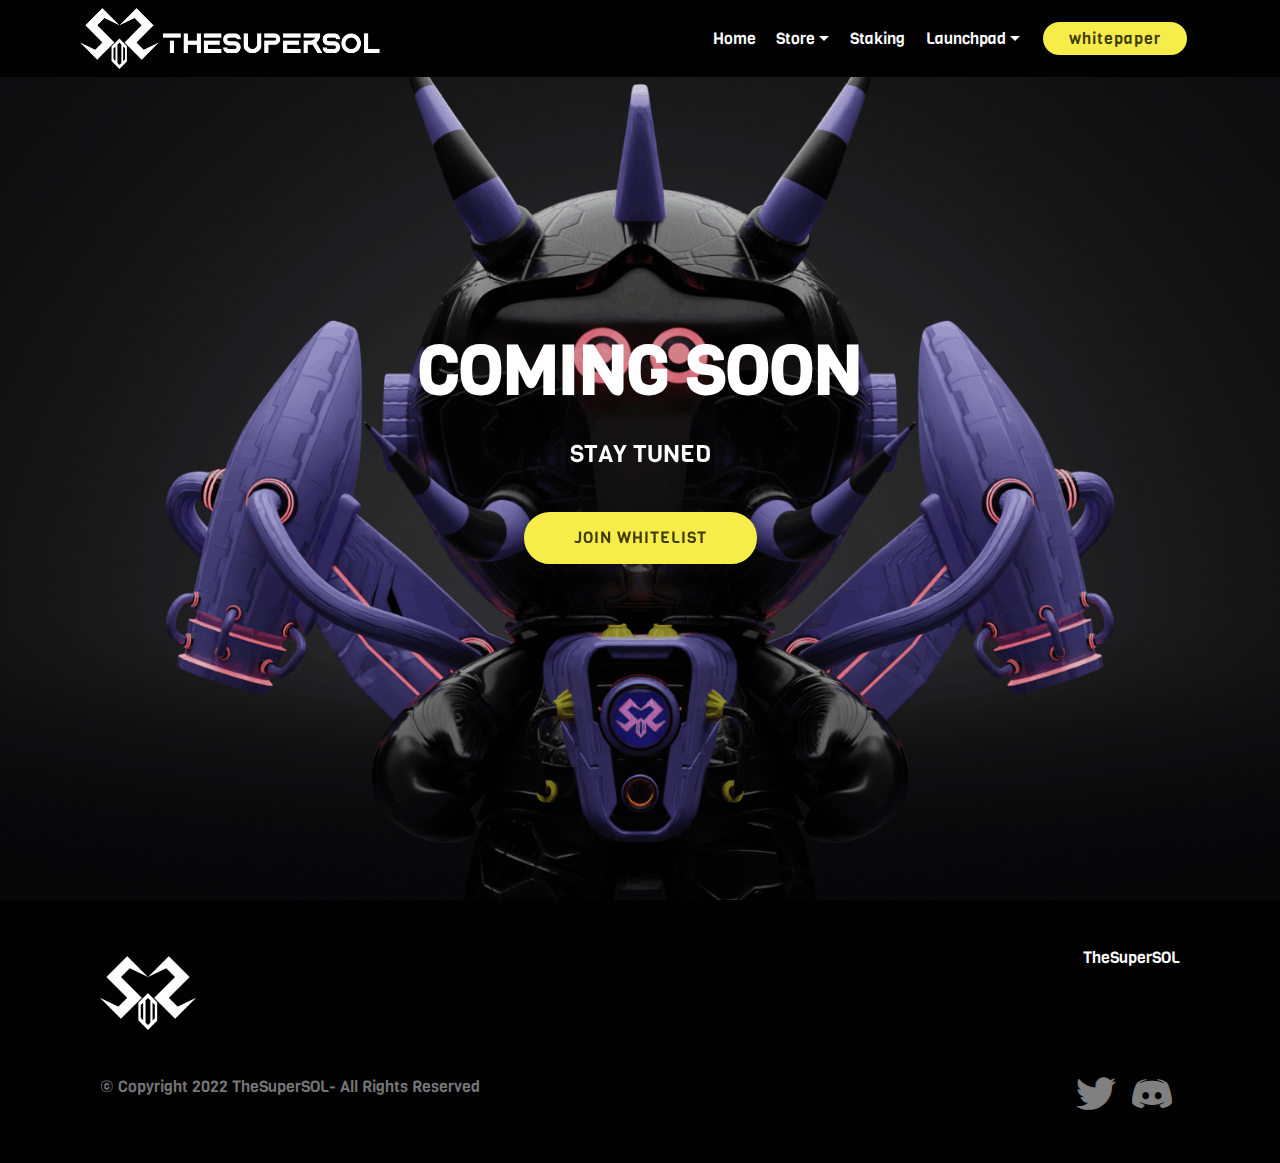
<file: Auctions.html>
<!DOCTYPE html>
<html>

<head>
    <!-- Site made with Mobirise Website Builder v4.12.4, https://mobirise.com -->
    <meta charset="UTF-8">
    <meta http-equiv="X-UA-Compatible" content="IE=edge">
    <meta name="generator" content="Mobirise v4.12.4, mobirise.com">
    <meta name="viewport" content="width=device-width, initial-scale=1, minimum-scale=1">
    <link rel="shortcut icon" href="assets/images/logo192-128x128.png" type="image/x-icon">
    <meta name="description" content="Web Site Builder Description">


    <title>Auctions</title>
    <link rel="stylesheet" href="assets/web/assets/mobirise-icons/mobirise-icons.css">
    <link rel="stylesheet" href="assets/bootstrap/css/bootstrap.min.css">
    <link rel="stylesheet" href="assets/bootstrap/css/bootstrap-grid.min.css">
    <link rel="stylesheet" href="assets/bootstrap/css/bootstrap-reboot.min.css">
    <link rel="stylesheet" href="assets/socicon/css/styles.css">
    <link rel="stylesheet" href="assets/tether/tether.min.css">
    <link rel="stylesheet" href="assets/dropdown/css/style.css">
    <link rel="stylesheet" href="assets/theme/css/style.css">
    <link rel="preload" as="style" href="assets/mobirise/css/mbr-additional.css">
    <link rel="stylesheet" href="assets/mobirise/css/mbr-additional.css" type="text/css">



</head>

<body>
    <section class="menu cid-qTkzRZLJNu" once="menu" id="menu1-1m">



        <nav
            class="navbar navbar-expand beta-menu navbar-dropdown align-items-center navbar-fixed-top navbar-toggleable-sm">
            <button class="navbar-toggler navbar-toggler-right" type="button" data-toggle="collapse"
                data-target="#navbarSupportedContent" aria-controls="navbarSupportedContent" aria-expanded="false"
                aria-label="Toggle navigation">
                <div class="hamburger">
                    <span></span>
                    <span></span>
                    <span></span>
                    <span></span>
                </div>
            </button>
            <div class="menu-logo">
                <div class="navbar-brand">
                    <span class="navbar-logo">
                        
                            <img src="assets/images/logo-website-1-594x120.png" alt="TheSuperSOL" title=""
                                style="height: 3.8rem;">
                        </a>
                    </span>

                </div>
            </div>
            <div class="collapse navbar-collapse" id="navbarSupportedContent">
                <ul class="navbar-nav nav-dropdown" data-app-modern-menu="true">
                    <li class="nav-item">
                        <a class="nav-link link text-white text-primary display-4" href="index.html">Home</a>
                    </li>
                    <li class="nav-item dropdown open">
                        <a class="nav-link link text-white dropdown-toggle display-4" href="#"
                            data-toggle="dropdown-submenu" aria-expanded="true">Store</a>
                        <div class="dropdown-menu"><a class="text-white dropdown-item display-4"
                                href="https://raffle.thesupersol.net/">Raffles</a><a class="text-white dropdown-item display-4"
                                href="Auctions.html">Auctions</a></div>
                    </li>
                    <li class="nav-item"><a class="nav-link link text-white display-4" href="https://staking.thesupersol.net/">
                            Staking</a></li>
                    
                    <li class="nav-item dropdown"><a class="nav-link link text-white dropdown-toggle display-4"
                            href="https://mobirise.com" data-toggle="dropdown-submenu" aria-expanded="false">
                            Launchpad</a>
                        <div class="dropdown-menu"><a class="text-white dropdown-item display-4"
                                href="Launchpad-info.html">Launchpad Info</a><a
                                class="text-white dropdown-item display-4" href="Upcoming.html">Upcoming</a><a
                                class="text-white dropdown-item display-4" href="Pass.html">Pass</a></div>
                    </li>
                </ul>
                <div class="navbar-buttons mbr-section-btn"><a class="btn btn-sm btn-secondary display-4"
                        href="https://supersol-x.gitbook.io/thesupersol/" target="_blank">
                        whitepaper</a></div>
            </div>
        </nav>
    </section>

    <section class="engine"><a href="https://mobirise.info/d">site maker</a></section>
    <section class="cid-tbQZcNsiQE mbr-fullscreen mbr-parallax-background" id="header2-1r">





        <div class="container align-center">
            <div class="row justify-content-md-center">
                <div class="mbr-white col-md-10">
                    <h1 class="mbr-section-title mbr-bold pb-3 mbr-fonts-style display-1">
                        COMING SOON</h1>

                    <p class="mbr-text pb-3 mbr-fonts-style display-5">STAY TUNED</p>
                    <div class="mbr-section-btn"><a class="btn btn-md btn-secondary display-4"
                            href="https://discord.com/invite/4xCJHDDrbs" target="_blank">JOIN WHITELIST</a></div>
                </div>
            </div>
        </div>

    </section>

    <section class="cid-tbQZiAJpJg" id="footer5-1s">





        <div class="container">
            <div class="media-container-row">
                <div class="col-md-3">
                    <div class="media-wrap">
                        
                            <img src="assets/images/logo192-192x192.png" alt="TheSuperSOL" title="">
                        </a>
                    </div>
                </div>
                <div class="col-md-9">
                    <p class="mbr-text align-right links mbr-fonts-style display-7">TheSuperSOL</p>
                </div>
            </div>
            <div class="footer-lower">
                <div class="media-container-row">
                    <div class="col-md-12">
                        <hr>
                    </div>
                </div>
                <div class="media-container-row mbr-white">
                    <div class="col-md-6 copyright">
                        <p class="mbr-text mbr-fonts-style display-7">
                            © Copyright 2022 TheSuperSOL- All Rights Reserved
                        </p>
                    </div>
                    <div class="col-md-6">
                        <div class="social-list align-right">
                            <div class="soc-item">
                                <a href="https://twitter.com/The_SuperSol" target="_blank">
                                    <span class="mbr-iconfont mbr-iconfont-social socicon-twitter socicon"
                                        style="color: rgb(255, 255, 255); fill: rgb(255, 255, 255); font-size: 40px;"></span>
                                </a>
                            </div>
                            <div class="soc-item">
                                <a href="https://discord.gg/4xCJHDDrbs" target="_blank">
                                    <span class="mbr-iconfont mbr-iconfont-social socicon-discord socicon"
                                        style="font-size: 40px; color: rgb(255, 255, 255); fill: rgb(255, 255, 255);"></span>
                                </a>
                            </div>




                        </div>
                    </div>
                </div>
            </div>
        </div>
    </section>


    <script src="assets/web/assets/jquery/jquery.min.js"></script>
    <script src="assets/popper/popper.min.js"></script>
    <script src="assets/bootstrap/js/bootstrap.min.js"></script>
    <script src="assets/tether/tether.min.js"></script>
    <script src="assets/dropdown/js/nav-dropdown.js"></script>
    <script src="assets/dropdown/js/navbar-dropdown.js"></script>
    <script src="assets/touchswipe/jquery.touch-swipe.min.js"></script>
    <script src="assets/parallax/jarallax.min.js"></script>
    <script src="assets/smoothscroll/smooth-scroll.js"></script>
    <script src="assets/theme/js/script.js"></script>


</body>

</html>
</file>
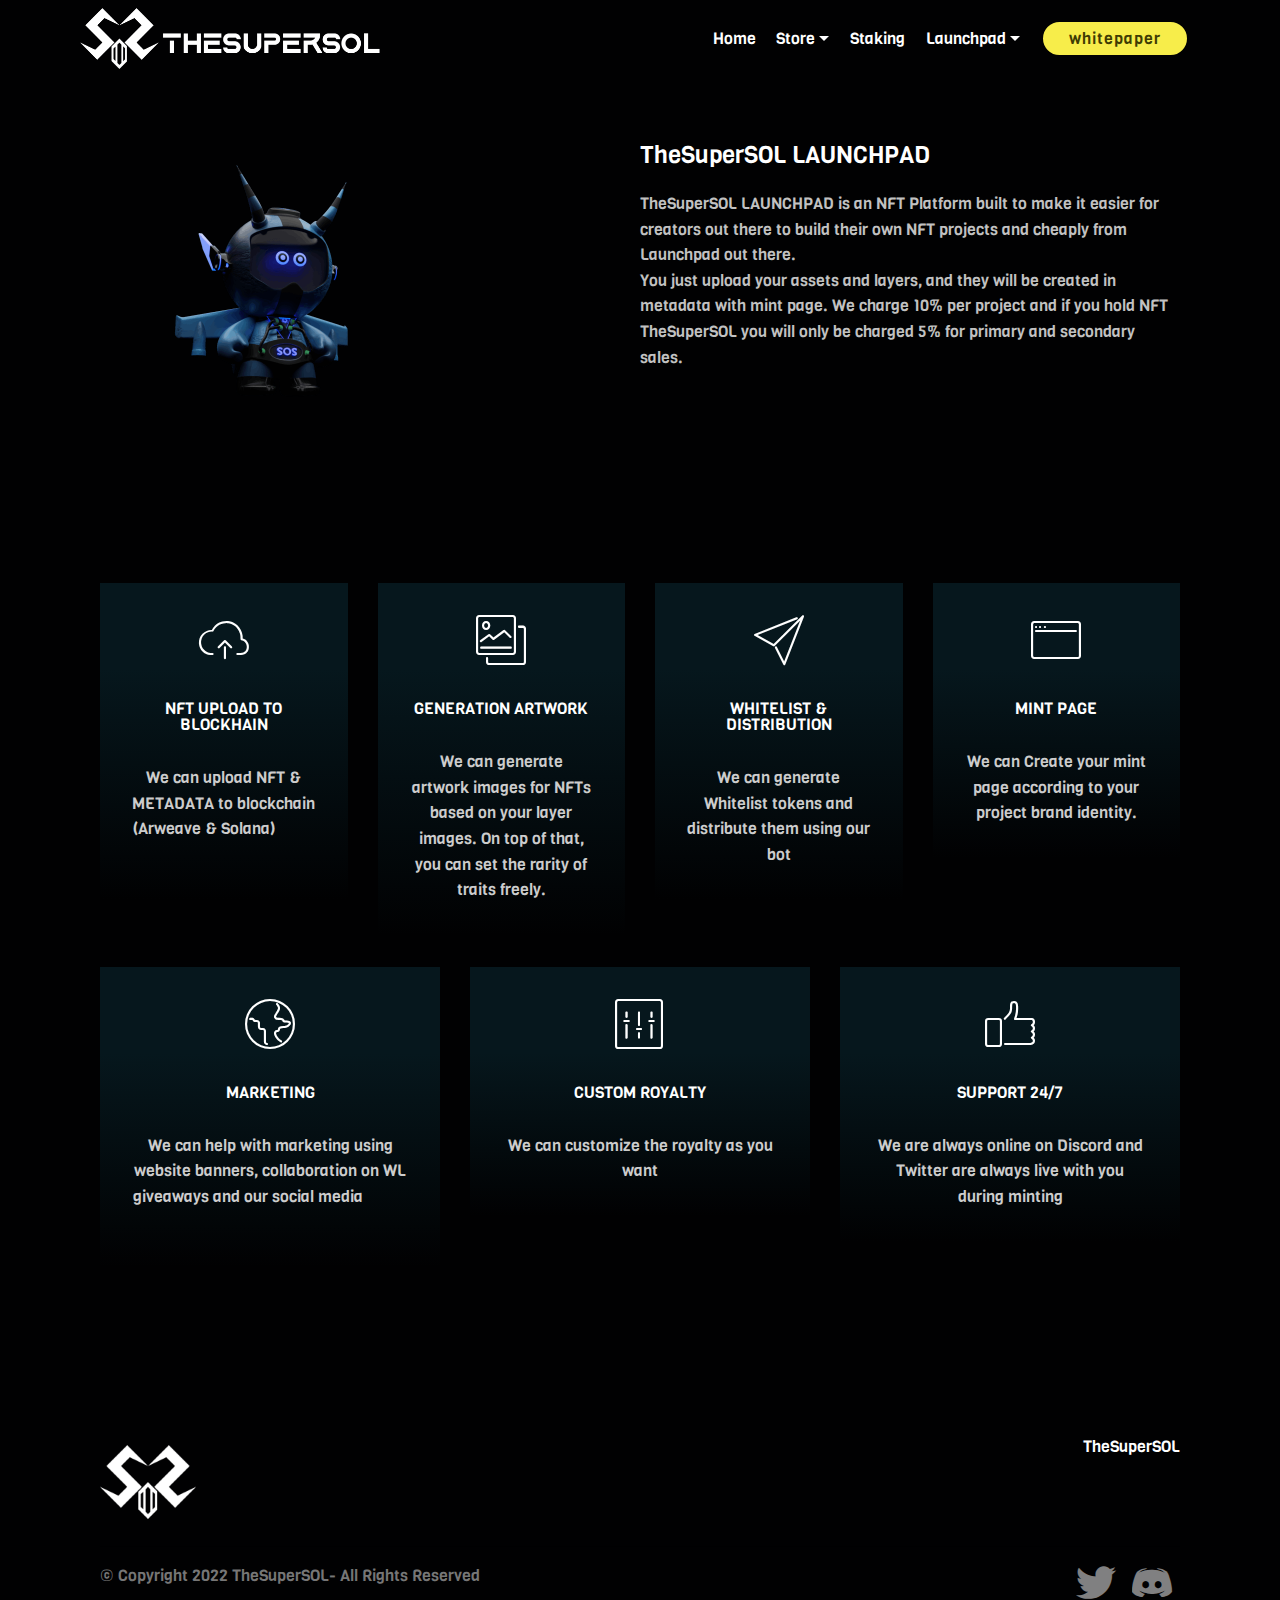
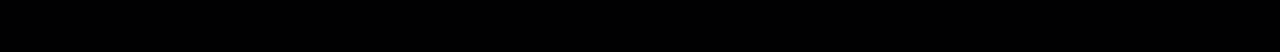
<file: Launchpad-info.html>
<!DOCTYPE html>
<html>

<head>
    <!-- Site made with Mobirise Website Builder v4.12.4, https://mobirise.com -->
    <meta charset="UTF-8">
    <meta http-equiv="X-UA-Compatible" content="IE=edge">
    <meta name="generator" content="Mobirise v4.12.4, mobirise.com">
    <meta name="viewport" content="width=device-width, initial-scale=1, minimum-scale=1">
    <link rel="shortcut icon" href="assets/images/logo192-128x128.png" type="image/x-icon">
    <meta name="description" content="Web Site Generator Description">


    <title>Launchpad Info</title>
    <link rel="stylesheet" href="assets/web/assets/mobirise-icons/mobirise-icons.css">
    <link rel="stylesheet" href="assets/bootstrap/css/bootstrap.min.css">
    <link rel="stylesheet" href="assets/bootstrap/css/bootstrap-grid.min.css">
    <link rel="stylesheet" href="assets/bootstrap/css/bootstrap-reboot.min.css">
    <link rel="stylesheet" href="assets/tether/tether.min.css">
    <link rel="stylesheet" href="assets/dropdown/css/style.css">
    <link rel="stylesheet" href="assets/socicon/css/styles.css">
    <link rel="stylesheet" href="assets/theme/css/style.css">
    <link rel="preload" as="style" href="assets/mobirise/css/mbr-additional.css">
    <link rel="stylesheet" href="assets/mobirise/css/mbr-additional.css" type="text/css">



</head>

<body>
    <section class="menu cid-qTkzRZLJNu" once="menu" id="menu1-i">



        <nav
            class="navbar navbar-expand beta-menu navbar-dropdown align-items-center navbar-fixed-top navbar-toggleable-sm">
            <button class="navbar-toggler navbar-toggler-right" type="button" data-toggle="collapse"
                data-target="#navbarSupportedContent" aria-controls="navbarSupportedContent" aria-expanded="false"
                aria-label="Toggle navigation">
                <div class="hamburger">
                    <span></span>
                    <span></span>
                    <span></span>
                    <span></span>
                </div>
            </button>
            <div class="menu-logo">
                <div class="navbar-brand">
                    <span class="navbar-logo">
                        
                            <img src="assets/images/logo-website-1-594x120.png" alt="TheSuperSOL" title=""
                                style="height: 3.8rem;">
                        </a>
                    </span>

                </div>
            </div>
            <div class="collapse navbar-collapse" id="navbarSupportedContent">
                <ul class="navbar-nav nav-dropdown" data-app-modern-menu="true">
                    <li class="nav-item">
                        <a class="nav-link link text-white text-primary display-4" href="index.html">Home</a>
                    </li>
                    <li class="nav-item dropdown open">
                        <a class="nav-link link text-white dropdown-toggle display-4" href=""
                            data-toggle="dropdown-submenu" aria-expanded="true">Store</a>
                        <div class="dropdown-menu"><a class="text-white dropdown-item display-4"
                                href="https://raffle.thesupersol.net/">Raffles</a><a class="text-white dropdown-item display-4"
                                href="Auctions.html">Auctions</a></div>
                    </li>
                    <li class="nav-item"><a class="nav-link link text-white display-4" href="https://staking.thesupersol.net/">
                            Staking</a></li>
                    
                    <li class="nav-item dropdown"><a class="nav-link link text-white dropdown-toggle display-4"
                            href="https://mobirise.com" data-toggle="dropdown-submenu" aria-expanded="false">
                            Launchpad</a>
                        <div class="dropdown-menu"><a class="text-white dropdown-item display-4"
                                href="Launchpad-info.html">Launchpad Info</a><a
                                class="text-white dropdown-item display-4" href="Upcoming.html">Upcoming</a><a
                                class="text-white dropdown-item display-4" href="Pass.html">Pass</a></div>
                    </li>
                </ul>
                <div class="navbar-buttons mbr-section-btn"><a class="btn btn-sm btn-secondary display-4"
                        href="https://supersol-x.gitbook.io/thesupersol/" target="_blank">
                        whitepaper</a></div>
            </div>
        </nav>
    </section>

    <section class="engine"><a href="https://mobirise.info/r">free bootstrap templates</a></section>
    <section class="features11 cid-t7ICwqluhH" id="features11-n">





        <div class="container">
            <div class="col-md-12">
                <div class="media-container-row">
                    <div class="mbr-figure m-auto" style="width: 50%;">
                        <img src="assets/images/0-952x536.png" alt="Mobirise" title="">
                    </div>
                    <div class=" align-left aside-content">
                        <h2 class="mbr-title pt-2 mbr-fonts-style display-5">TheSuperSOL LAUNCHPAD</h2>
                        <div class="mbr-section-text">
                            <p class="mbr-text mb-5 pt-3 mbr-light mbr-fonts-style display-7">TheSuperSOL LAUNCHPAD is
                                an NFT Platform built to make it easier for creators out there to build their own NFT
                                projects and cheaply from Launchpad out there.
                                <br>You just upload your assets and layers, and they will be created in metadata with
                                mint page. We charge 10% per project and if you hold NFT TheSuperSOL you will only be
                                charged 5% for primary and secondary sales.
                            </p>
                        </div>


                    </div>
                </div>
            </div>
        </div>
    </section>

    <section class="features8 cid-t7IANnmm6Z" id="features8-l">





        <div class="container">
            <div class="media-container-row">

                <div class="card  col-12 col-md-6 col-lg-3">
                    <div class="card-img">
                        <span class="mbr-iconfont mbri-upload" style="font-size: 50px;"></span>
                    </div>
                    <div class="card-box align-center">
                        <h4 class="card-title mbr-fonts-style display-7">NFT UPLOAD TO BLOCKHAIN</h4>
                        <p class="mbr-text mbr-fonts-style display-7">
                            We can upload NFT &amp; METADATA to blockchain (Arweave &amp; Solana) &nbsp; &nbsp; &nbsp;
                            &nbsp; &nbsp; &nbsp; &nbsp; &nbsp; &nbsp; &nbsp;&nbsp;</p>

                    </div>
                </div>

                <div class="card  col-12 col-md-6 col-lg-3">
                    <div class="card-img">
                        <span class="mbr-iconfont mbri-photos" style="font-size: 50px;"></span>
                    </div>
                    <div class="card-box align-center">
                        <h4 class="card-title mbr-fonts-style display-7">GENERATION ARTWORK</h4>
                        <p class="mbr-text mbr-fonts-style display-7">
                            We can generate artwork images for NFTs based on your layer images. On top of that, you can
                            set the rarity of traits freely.
                        </p>

                    </div>
                </div>

                <div class="card  col-12 col-md-6 col-lg-3">
                    <div class="card-img">
                        <span class="mbr-iconfont mbri-paper-plane" style="font-size: 50px;"></span>
                    </div>
                    <div class="card-box align-center">
                        <h4 class="card-title mbr-fonts-style display-7">WHITELIST &amp; DISTRIBUTION</h4>
                        <p class="mbr-text mbr-fonts-style display-7">
                            We can generate Whitelist tokens and distribute them using our bot
                        </p>

                    </div>
                </div>

                <div class="card  col-12 col-md-6 col-lg-3">
                    <div class="card-img">
                        <span class="mbr-iconfont mbri-browse" style="font-size: 50px;"></span>
                    </div>
                    <div class="card-box align-center">
                        <h4 class="card-title mbr-fonts-style display-7">
                            MINT PAGE</h4>
                        <p class="mbr-text mbr-fonts-style display-7">
                            We can Create your mint page according to your project brand identity.
                        </p>

                    </div>
                </div>
            </div>
        </div>
    </section>

    <section class="features8 cid-t7IDQfE2LG" id="features8-o">





        <div class="container">
            <div class="media-container-row">

                <div class="card  col-12 col-md-6 col-lg-4">
                    <div class="card-img">
                        <span class="mbr-iconfont mbri-globe" style="font-size: 50px;"></span>
                    </div>
                    <div class="card-box align-center">
                        <h4 class="card-title mbr-fonts-style display-7">MARKETING</h4>
                        <p class="mbr-text mbr-fonts-style display-7">
                            We can help with marketing using website banners, collaboration on WL giveaways and our
                            social media&nbsp; &nbsp; &nbsp; &nbsp; &nbsp; &nbsp; &nbsp; &nbsp; &nbsp; &nbsp;&nbsp;</p>

                    </div>
                </div>

                <div class="card  col-12 col-md-6 col-lg-4">
                    <div class="card-img">
                        <span class="mbr-iconfont mbri-setting2" style="font-size: 50px;"></span>
                    </div>
                    <div class="card-box align-center">
                        <h4 class="card-title mbr-fonts-style display-7">CUSTOM ROYALTY</h4>
                        <p class="mbr-text mbr-fonts-style display-7">
                            We can customize the royalty as you want
                        </p>

                    </div>
                </div>

                <div class="card  col-12 col-md-6 col-lg-4">
                    <div class="card-img">
                        <span class="mbr-iconfont mbri-like" style="font-size: 50px;"></span>
                    </div>
                    <div class="card-box align-center">
                        <h4 class="card-title mbr-fonts-style display-7">SUPPORT 24/7</h4>
                        <p class="mbr-text mbr-fonts-style display-7">
                            We are always online on Discord and Twitter are always live with you during minting
                        </p>

                    </div>
                </div>


            </div>
        </div>
    </section>

    <section class="cid-t7IAEXOoOQ" id="footer5-k">





        <div class="container">
            <div class="media-container-row">
                <div class="col-md-3">
                    <div class="media-wrap">
                        
                            <img src="assets/images/logo512-512x512.png" alt="TheSuperSOL" title="">
                        </a>
                    </div>
                </div>
                <div class="col-md-9">
                    <p class="mbr-text align-right links mbr-fonts-style display-7">TheSuperSOL</p>
                </div>
            </div>
            <div class="footer-lower">
                <div class="media-container-row">
                    <div class="col-md-12">
                        <hr>
                    </div>
                </div>
                <div class="media-container-row mbr-white">
                    <div class="col-md-6 copyright">
                        <p class="mbr-text mbr-fonts-style display-7">
                            © Copyright 2022 TheSuperSOL- All Rights Reserved
                        </p>
                    </div>
                    <div class="col-md-6">
                        <div class="social-list align-right">
                            <div class="soc-item">
                                <a href="https://twitter.com/The_SuperSol" target="_blank">
                                    <span class="mbr-iconfont mbr-iconfont-social socicon-twitter socicon"
                                        style="color: rgb(255, 255, 255); fill: rgb(255, 255, 255); font-size: 40px;"></span>
                                </a>
                            </div>
                            <div class="soc-item">
                                <a href="https://discord.gg/4xCJHDDrbs" target="_blank">
                                    <span class="mbr-iconfont mbr-iconfont-social socicon-discord socicon"
                                        style="font-size: 40px; color: rgb(255, 255, 255); fill: rgb(255, 255, 255);"></span>
                                </a>
                            </div>




                        </div>
                    </div>
                </div>
            </div>
        </div>
    </section>


    <script src="assets/web/assets/jquery/jquery.min.js"></script>
    <script src="assets/popper/popper.min.js"></script>
    <script src="assets/bootstrap/js/bootstrap.min.js"></script>
    <script src="assets/tether/tether.min.js"></script>
    <script src="assets/smoothscroll/smooth-scroll.js"></script>
    <script src="assets/dropdown/js/nav-dropdown.js"></script>
    <script src="assets/dropdown/js/navbar-dropdown.js"></script>
    <script src="assets/touchswipe/jquery.touch-swipe.min.js"></script>
    <script src="assets/theme/js/script.js"></script>


</body>

</html>
</file>
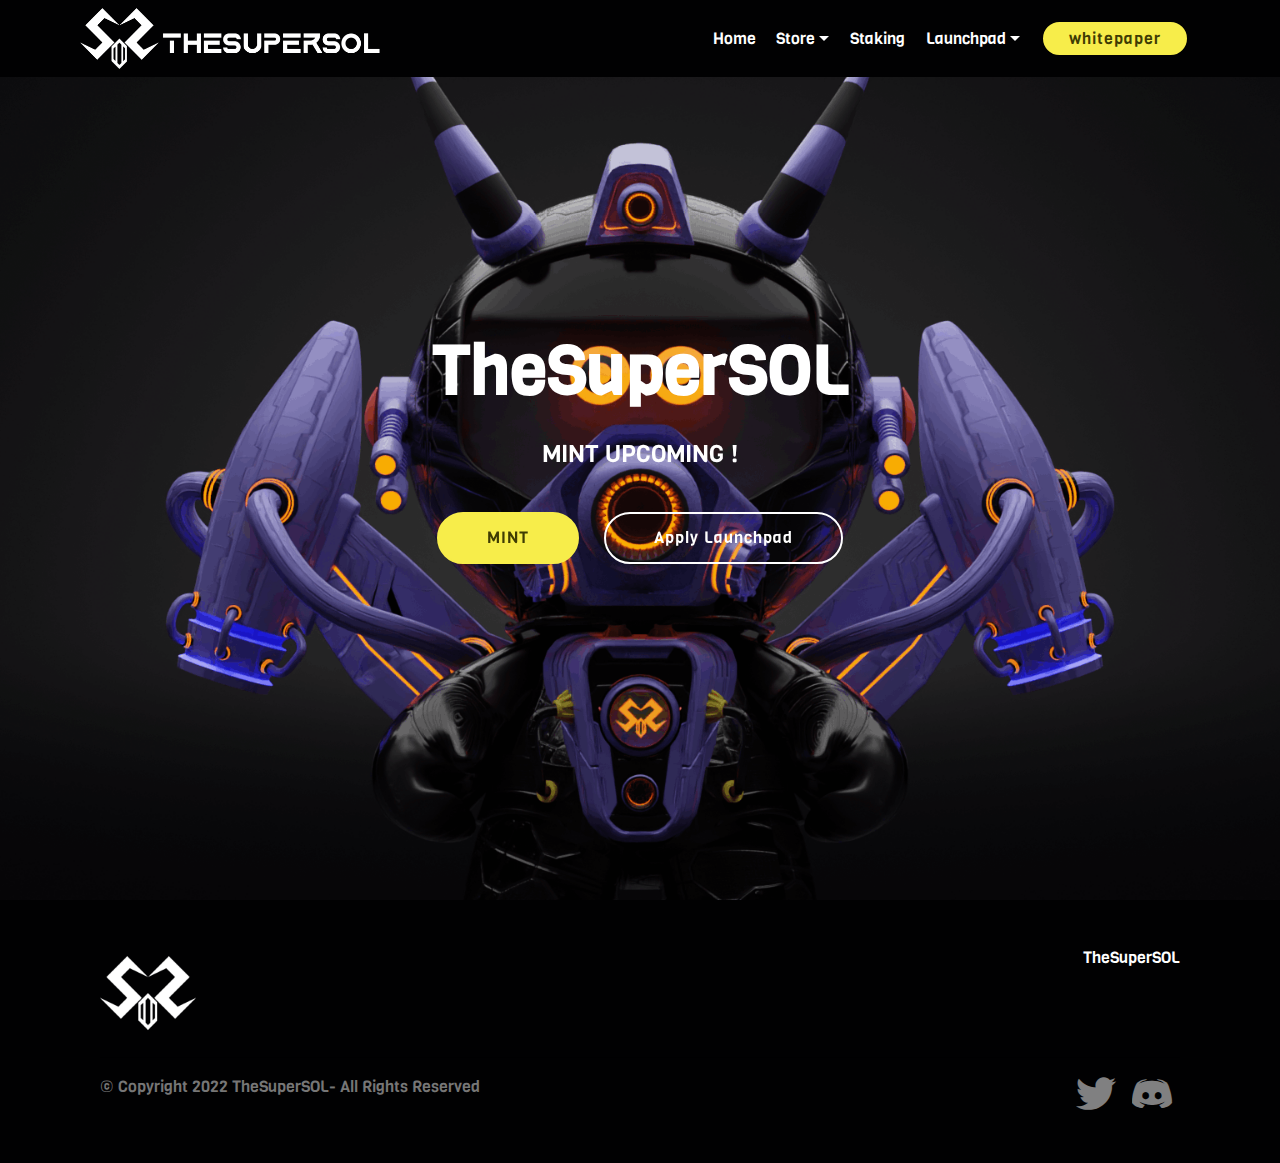
<file: Pass.html>
<!DOCTYPE html>
<html>

<head>
    <!-- Site made with Mobirise Website Builder v4.12.4, https://mobirise.com -->
    <meta charset="UTF-8">
    <meta http-equiv="X-UA-Compatible" content="IE=edge">
    <meta name="generator" content="Mobirise v4.12.4, mobirise.com">
    <meta name="viewport" content="width=device-width, initial-scale=1, minimum-scale=1">
    <link rel="shortcut icon" href="assets/images/logo192-128x128.png" type="image/x-icon">
    <meta name="description" content="Website Builder Description">


    <title>Pass</title>
    <link rel="stylesheet" href="assets/web/assets/mobirise-icons/mobirise-icons.css">
    <link rel="stylesheet" href="assets/bootstrap/css/bootstrap.min.css">
    <link rel="stylesheet" href="assets/bootstrap/css/bootstrap-grid.min.css">
    <link rel="stylesheet" href="assets/bootstrap/css/bootstrap-reboot.min.css">
    <link rel="stylesheet" href="assets/socicon/css/styles.css">
    <link rel="stylesheet" href="assets/tether/tether.min.css">
    <link rel="stylesheet" href="assets/dropdown/css/style.css">
    <link rel="stylesheet" href="assets/theme/css/style.css">
    <link rel="preload" as="style" href="assets/mobirise/css/mbr-additional.css">
    <link rel="stylesheet" href="assets/mobirise/css/mbr-additional.css" type="text/css">



</head>

<body>
    <section class="menu cid-qTkzRZLJNu" once="menu" id="menu1-s">



        <nav
            class="navbar navbar-expand beta-menu navbar-dropdown align-items-center navbar-fixed-top navbar-toggleable-sm">
            <button class="navbar-toggler navbar-toggler-right" type="button" data-toggle="collapse"
                data-target="#navbarSupportedContent" aria-controls="navbarSupportedContent" aria-expanded="false"
                aria-label="Toggle navigation">
                <div class="hamburger">
                    <span></span>
                    <span></span>
                    <span></span>
                    <span></span>
                </div>
            </button>
            <div class="menu-logo">
                <div class="navbar-brand">
                    <span class="navbar-logo">
                        
                            <img src="assets/images/logo-website-1-594x120.png" alt="TheSuperSOL" title=""
                                style="height: 3.8rem;">
                        </a>
                    </span>

                </div>
            </div>
            <div class="collapse navbar-collapse" id="navbarSupportedContent">
                <ul class="navbar-nav nav-dropdown" data-app-modern-menu="true">
                    <li class="nav-item">
                        <a class="nav-link link text-white text-primary display-4" href="index.html">Home</a>
                    </li>
                    <li class="nav-item dropdown open">
                        <a class="nav-link link text-white dropdown-toggle display-4" href="Staking.html"
                            data-toggle="dropdown-submenu" aria-expanded="true">Store</a>
                        <div class="dropdown-menu"><a class="text-white dropdown-item display-4"
                                href="https://raffle.thesupersol.net/">Raffles</a><a class="text-white dropdown-item display-4"
                                href="Auctions.html">Auctions</a></div>
                    </li>
                    <li class="nav-item"><a class="nav-link link text-white display-4" href="https://staking.thesupersol.net/">
                            Staking</a></li>
                    
                    <li class="nav-item dropdown"><a class="nav-link link text-white dropdown-toggle display-4"
                            href="https://mobirise.com" data-toggle="dropdown-submenu" aria-expanded="false">
                            Launchpad</a>
                        <div class="dropdown-menu"><a class="text-white dropdown-item display-4"
                                href="Launchpad-info.html">Launchpad Info</a><a
                                class="text-white dropdown-item display-4" href="Upcoming.html">Upcoming</a><a
                                class="text-white dropdown-item display-4" href="Pass.html">Pass</a></div>
                    </li>
                </ul>
                <div class="navbar-buttons mbr-section-btn"><a class="btn btn-sm btn-secondary display-4"
                        href="https://supersol-x.gitbook.io/thesupersol/" target="_blank">
                        whitepaper</a></div>
            </div>
        </nav>
    </section>

    <section class="engine"><a href="https://mobirise.info/p">website templates free download</a></section>
    <section class="cid-t7IHNJD7gO mbr-fullscreen mbr-parallax-background" id="header2-t">





        <div class="container align-center">
            <div class="row justify-content-md-center">
                <div class="mbr-white col-md-10">
                    <h1 class="mbr-section-title mbr-bold pb-3 mbr-fonts-style display-1">TheSuperSOL</h1>

                    <p class="mbr-text pb-3 mbr-fonts-style display-5">MINT UPCOMING !</p>
                    <div class="mbr-section-btn"><a class="btn btn-md btn-secondary display-4"
                            href="https://mint.thesupersol.net/" target="_blank">MINT</a>
                        <a class="btn btn-md btn-white-outline display-4" href="https://discord.gg/4xCJHDDrbs" target="_blank">Apply Launchpad</a>
                    </div>
                </div>
            </div>
        </div>

    </section>

    <section class="cid-t7IHORW9FP" id="footer5-u">





        <div class="container">
            <div class="media-container-row">
                <div class="col-md-3">
                    <div class="media-wrap">
                        
                            <img src="assets/images/logo512-512x512.png" alt="TheSuperSOL" title="">
                        </a>
                    </div>
                </div>
                <div class="col-md-9">
                    <p class="mbr-text align-right links mbr-fonts-style display-7">TheSuperSOL</p>
                </div>
            </div>
            <div class="footer-lower">
                <div class="media-container-row">
                    <div class="col-md-12">
                        <hr>
                    </div>
                </div>
                <div class="media-container-row mbr-white">
                    <div class="col-md-6 copyright">
                        <p class="mbr-text mbr-fonts-style display-7">
                            © Copyright 2022 TheSuperSOL- All Rights Reserved
                        </p>
                    </div>
                    <div class="col-md-6">
                        <div class="social-list align-right">
                            <div class="soc-item">
                                <a href="https://twitter.com/The_SuperSol" target="_blank">
                                    <span class="mbr-iconfont mbr-iconfont-social socicon-twitter socicon"
                                        style="color: rgb(255, 255, 255); fill: rgb(255, 255, 255); font-size: 40px;"></span>
                                </a>
                            </div>
                            <div class="soc-item">
                                <a href="https://discord.gg/4xCJHDDrbs" target="_blank">
                                    <span class="mbr-iconfont mbr-iconfont-social socicon-discord socicon"
                                        style="font-size: 40px; color: rgb(255, 255, 255); fill: rgb(255, 255, 255);"></span>
                                </a>
                            </div>




                        </div>
                    </div>
                </div>
            </div>
        </div>
    </section>


    <script src="assets/web/assets/jquery/jquery.min.js"></script>
    <script src="assets/popper/popper.min.js"></script>
    <script src="assets/bootstrap/js/bootstrap.min.js"></script>
    <script src="assets/tether/tether.min.js"></script>
    <script src="assets/dropdown/js/nav-dropdown.js"></script>
    <script src="assets/dropdown/js/navbar-dropdown.js"></script>
    <script src="assets/touchswipe/jquery.touch-swipe.min.js"></script>
    <script src="assets/parallax/jarallax.min.js"></script>
    <script src="assets/smoothscroll/smooth-scroll.js"></script>
    <script src="assets/theme/js/script.js"></script>


</body>

</html>
</file>
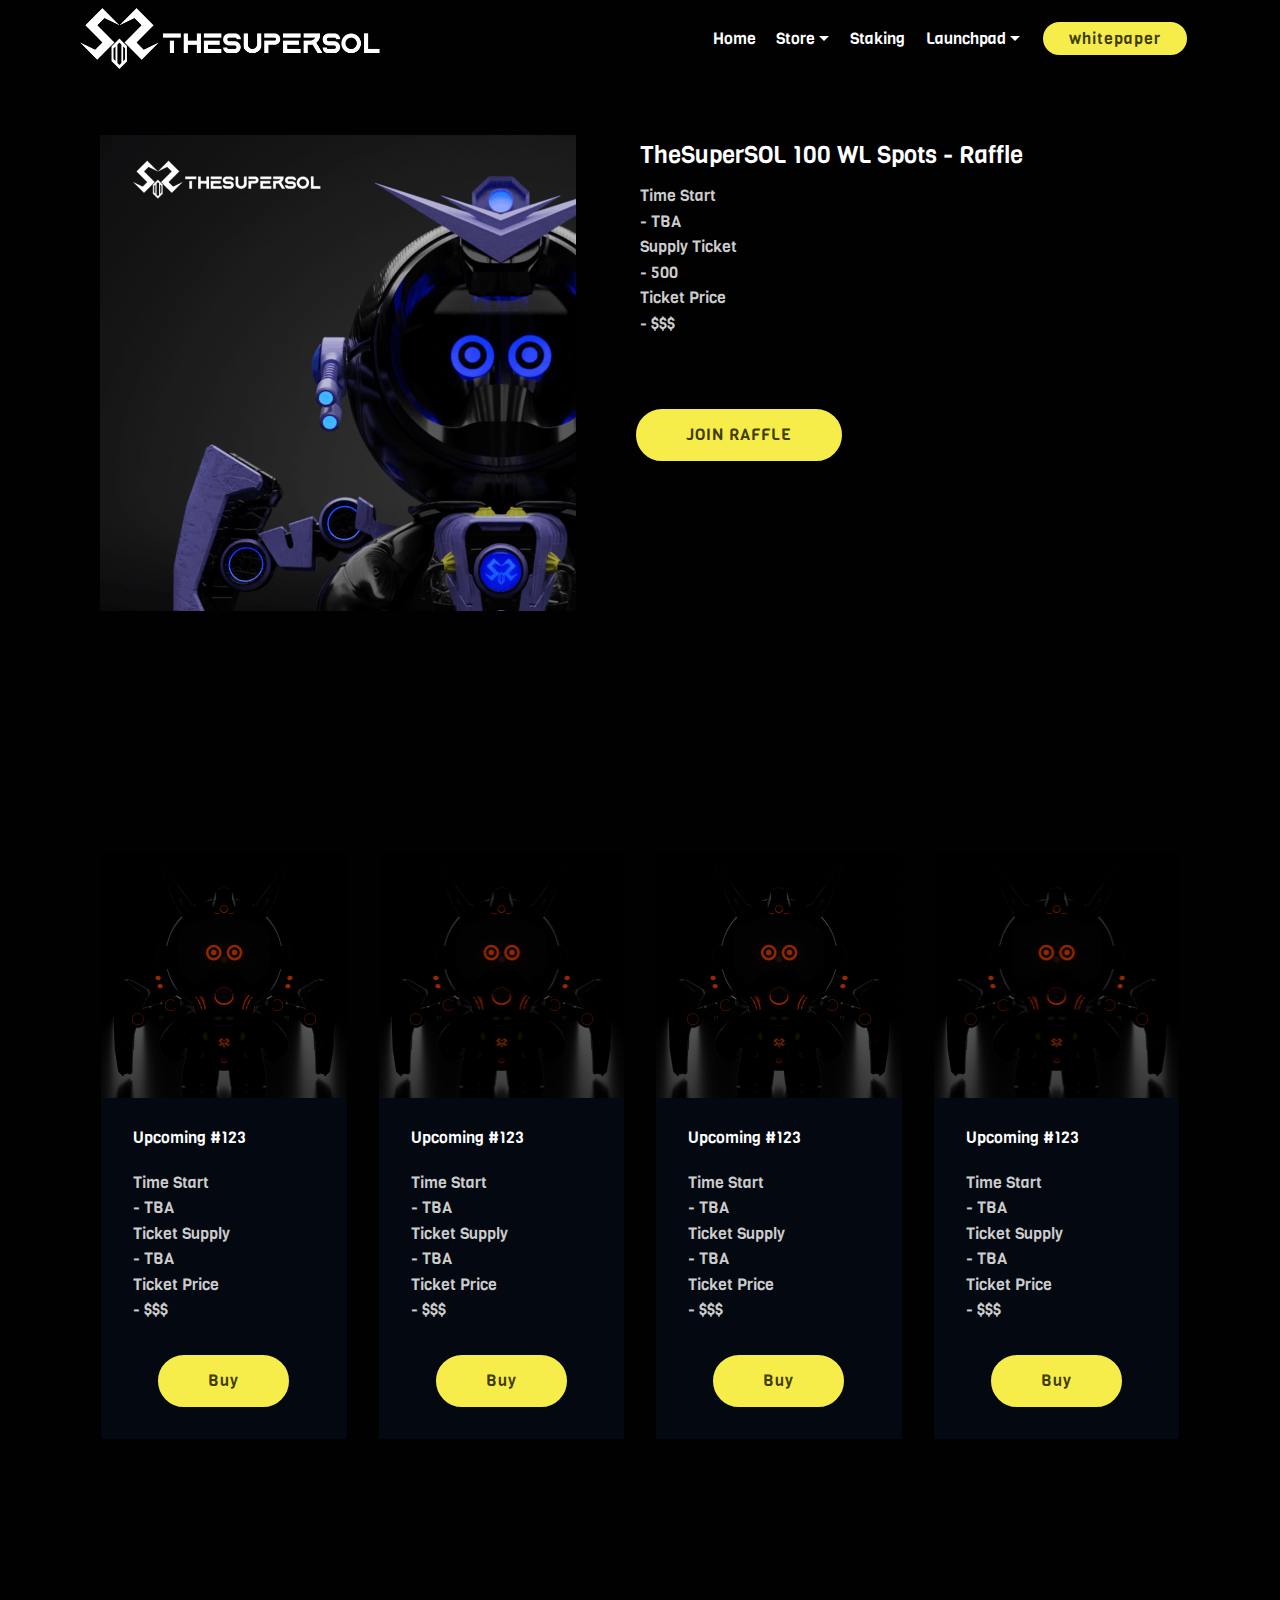
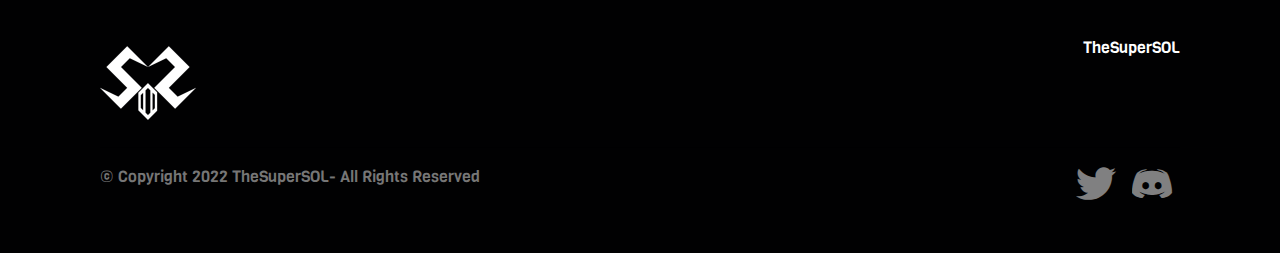
<file: raffle.html>
<!DOCTYPE html>
<html>

<head>
    <!-- Site made with Mobirise Website Builder v4.12.4, https://mobirise.com -->
    <meta charset="UTF-8">
    <meta http-equiv="X-UA-Compatible" content="IE=edge">
    <meta name="generator" content="Mobirise v4.12.4, mobirise.com">
    <meta name="viewport" content="width=device-width, initial-scale=1, minimum-scale=1">
    <link rel="shortcut icon" href="assets/images/logo192-128x128.png" type="image/x-icon">
    <meta name="description" content="Web Creator Description">


    <title>Raffles</title>
    <link rel="stylesheet" href="assets/bootstrap/css/bootstrap.min.css">
    <link rel="stylesheet" href="assets/bootstrap/css/bootstrap-grid.min.css">
    <link rel="stylesheet" href="assets/bootstrap/css/bootstrap-reboot.min.css">
    <link rel="stylesheet" href="assets/tether/tether.min.css">
    <link rel="stylesheet" href="assets/dropdown/css/style.css">
    <link rel="stylesheet" href="assets/socicon/css/styles.css">
    <link rel="stylesheet" href="assets/theme/css/style.css">
    <link rel="preload" as="style" href="assets/mobirise/css/mbr-additional.css">
    <link rel="stylesheet" href="assets/mobirise/css/mbr-additional.css" type="text/css">



</head>

<body>
    <section class="menu cid-qTkzRZLJNu" once="menu" id="menu1-1l">



        <nav
            class="navbar navbar-expand beta-menu navbar-dropdown align-items-center navbar-fixed-top navbar-toggleable-sm">
            <button class="navbar-toggler navbar-toggler-right" type="button" data-toggle="collapse"
                data-target="#navbarSupportedContent" aria-controls="navbarSupportedContent" aria-expanded="false"
                aria-label="Toggle navigation">
                <div class="hamburger">
                    <span></span>
                    <span></span>
                    <span></span>
                    <span></span>
                </div>
            </button>
            <div class="menu-logo">
                <div class="navbar-brand">
                    <span class="navbar-logo">

                        <img src="assets/images/logo-website-1-594x120.png" alt="TheSuperSOL" title=""
                            style="height: 3.8rem;">
                        </a>
                    </span>

                </div>
            </div>
            <div class="collapse navbar-collapse" id="navbarSupportedContent">
                <ul class="navbar-nav nav-dropdown" data-app-modern-menu="true">
                    <li class="nav-item">
                        <a class="nav-link link text-white text-primary display-4" href="index.html">Home</a>
                    </li>
                    <li class="nav-item dropdown">
                        <a class="nav-link link text-white dropdown-toggle display-4" href="#"
                            data-toggle="dropdown-submenu" aria-expanded="true">Store</a>
                        <div class="dropdown-menu"><a class="text-white dropdown-item display-4"
                                href="https://raffle.thesupersol.net/">Raffles</a><a class="text-white dropdown-item display-4"
                                href="Auctions.html">Auctions</a></div>
                    </li>
                    <li class="nav-item"><a class="nav-link link text-white display-4" href="https://staking.thesupersol.net/">
                            Staking</a></li>
                    
                    <li class="nav-item dropdown"><a class="nav-link link text-white dropdown-toggle display-4"
                            href="https://mobirise.com" data-toggle="dropdown-submenu" aria-expanded="false">
                            Launchpad</a>
                        <div class="dropdown-menu"><a class="text-white dropdown-item display-4"
                                href="Launchpad-info.html">Launchpad Info</a><a
                                class="text-white dropdown-item display-4" href="Upcoming.html">Upcoming</a><a
                                class="text-white dropdown-item display-4" href="Pass.html">Pass</a></div>
                    </li>
                </ul>
                <div class="navbar-buttons mbr-section-btn"><a class="btn btn-sm btn-secondary display-4"
                        href="https://supersol-x.gitbook.io/thesupersol/" target="_blank">
                        whitepaper</a></div>
            </div>
        </nav>
    </section>

    <section class="engine"><a href="https://mobirise.info/y">free html web templates</a></section>
    <section class="services2 cid-tbR2fzlleL" id="services2-1t">
        <!---->

        <!---->
        <!--Overlay-->

        <!--Container-->
        <div class="container">
            <div class="col-md-12">
                <div class="media-container-row">
                    <div class="mbr-figure" style="width: 50%;">
                        <img src="assets/images/banner-1-952x952.png" alt="Mobirise" title="">
                    </div>
                    <div class="align-left aside-content">
                        <h2 class="mbr-title pt-2 mbr-fonts-style display-5">TheSuperSOL 100 WL Spots - Raffle</h2>
                        <div class="mbr-section-text">
                            <p class="mbr-text text1 pt-2 mbr-light mbr-fonts-style display-7">Time Start<br>-
                                TBA<br>Supply Ticket<br>- 500<br>Ticket Price<br>- $$$</p>
                            <p class="mbr-text text2 pt-4 mbr-light mbr-fonts-style display-7"></p>
                        </div>
                        <!--Btn-->
                        <div class="mbr-section-btn pt-3 align-left"><a href="" target="_blank"
                                class="btn btn-secondary display-4">
                                JOIN RAFFLE</a></div>
                    </div>
                </div>
            </div>
        </div>
    </section>

    <section class="features3 cid-tbQSYUJA7I" id="features3-1o">




        <div class="container">
            <div class="media-container-row">
                <div class="card p-3 col-12 col-md-6 col-lg-3">
                    <div class="card-wrapper">
                        <div class="card-img">
                            <img src="assets/images/unreveal-2-492x492.png" alt="Mobirise" title="">
                        </div>
                        <div class="card-box">
                            <h4 class="card-title mbr-fonts-style display-7">Upcoming #123</h4>
                            <p class="mbr-text mbr-fonts-style display-7">
                                Time Start<br>- TBA<br>Ticket Supply<br>- TBA<br>Ticket Price<br>- $$$<br></p>
                        </div>
                        <div class="mbr-section-btn text-center"><a href="" 
                                class="btn btn-success display-4">
                                Buy</a></div>
                    </div>
                </div>

                <div class="card p-3 col-12 col-md-6 col-lg-3">
                    <div class="card-wrapper">
                        <div class="card-img">
                            <img src="assets/images/unreveal-2-492x492.png" alt="Mobirise" title="">
                        </div>
                        <div class="card-box">
                            <h4 class="card-title mbr-fonts-style display-7">Upcoming #123</h4>
                            <p class="mbr-text mbr-fonts-style display-7">Time Start
                                <br>- TBA
                                <br>Ticket Supply
                                <br>- TBA
                                <br>Ticket Price
                                <br>- $$$
                            </p>
                        </div>
                        <div class="mbr-section-btn text-center"><a href="" 
                                class="btn btn-success display-4">
                                Buy</a></div>
                    </div>
                </div>

                <div class="card p-3 col-12 col-md-6 col-lg-3">
                    <div class="card-wrapper">
                        <div class="card-img">
                            <img src="assets/images/unreveal-2-492x492.png" alt="Mobirise" title="">
                        </div>
                        <div class="card-box">
                            <h4 class="card-title mbr-fonts-style display-7">Upcoming #123</h4>
                            <p class="mbr-text mbr-fonts-style display-7">Time Start
                                <br>- TBA
                                <br>Ticket Supply
                                <br>- TBA
                                <br>Ticket Price
                                <br>- $$$
                            </p>
                        </div>
                        <div class="mbr-section-btn text-center"><a href="" 
                                class="btn btn-success display-4">
                                Buy</a></div>
                    </div>
                </div>

                <div class="card p-3 col-12 col-md-6 col-lg-3">
                    <div class="card-wrapper">
                        <div class="card-img">
                            <img src="assets/images/unreveal-2-492x492.png" alt="Mobirise" title="">
                        </div>
                        <div class="card-box">
                            <h4 class="card-title mbr-fonts-style display-7">Upcoming #123</h4>
                            <p class="mbr-text mbr-fonts-style display-7">Time Start
                                <br>- TBA
                                <br>Ticket Supply
                                <br>- TBA
                                <br>Ticket Price
                                <br>- $$$
                            </p>
                        </div>
                        <div class="mbr-section-btn text-center"><a href="" 
                                class="btn btn-success display-4">
                                Buy</a></div>
                    </div>
                </div>
            </div>
        </div>
    </section>

    <section class="cid-tbR4v6RWj5" id="footer5-1v">





        <div class="container">
            <div class="media-container-row">
                <div class="col-md-3">
                    <div class="media-wrap">

                        <img src="assets/images/logo192-192x192.png" alt="TheSuperSOL" title="">
                        </a>
                    </div>
                </div>
                <div class="col-md-9">
                    <p class="mbr-text align-right links mbr-fonts-style display-7">TheSuperSOL</p>
                </div>
            </div>
            <div class="footer-lower">
                <div class="media-container-row">
                    <div class="col-md-12">
                        <hr>
                    </div>
                </div>
                <div class="media-container-row mbr-white">
                    <div class="col-md-6 copyright">
                        <p class="mbr-text mbr-fonts-style display-7">
                            © Copyright 2022 TheSuperSOL- All Rights Reserved
                        </p>
                    </div>
                    <div class="col-md-6">
                        <div class="social-list align-right">
                            <div class="soc-item">
                                <a href="https://twitter.com/The_SuperSol" target="_blank">
                                    <span class="mbr-iconfont mbr-iconfont-social socicon-twitter socicon"
                                        style="color: rgb(255, 255, 255); fill: rgb(255, 255, 255); font-size: 40px;"></span>
                                </a>
                            </div>
                            <div class="soc-item">
                                <a href="https://discord.gg/4xCJHDDrbs" target="_blank">
                                    <span class="mbr-iconfont mbr-iconfont-social socicon-discord socicon"
                                        style="font-size: 40px; color: rgb(255, 255, 255); fill: rgb(255, 255, 255);"></span>
                                </a>
                            </div>




                        </div>
                    </div>
                </div>
            </div>
        </div>
    </section>


    <script src="assets/web/assets/jquery/jquery.min.js"></script>
    <script src="assets/popper/popper.min.js"></script>
    <script src="assets/bootstrap/js/bootstrap.min.js"></script>
    <script src="assets/tether/tether.min.js"></script>
    <script src="assets/smoothscroll/smooth-scroll.js"></script>
    <script src="assets/dropdown/js/nav-dropdown.js"></script>
    <script src="assets/dropdown/js/navbar-dropdown.js"></script>
    <script src="assets/touchswipe/jquery.touch-swipe.min.js"></script>
    <script src="assets/theme/js/script.js"></script>


</body>

</html>
</file>
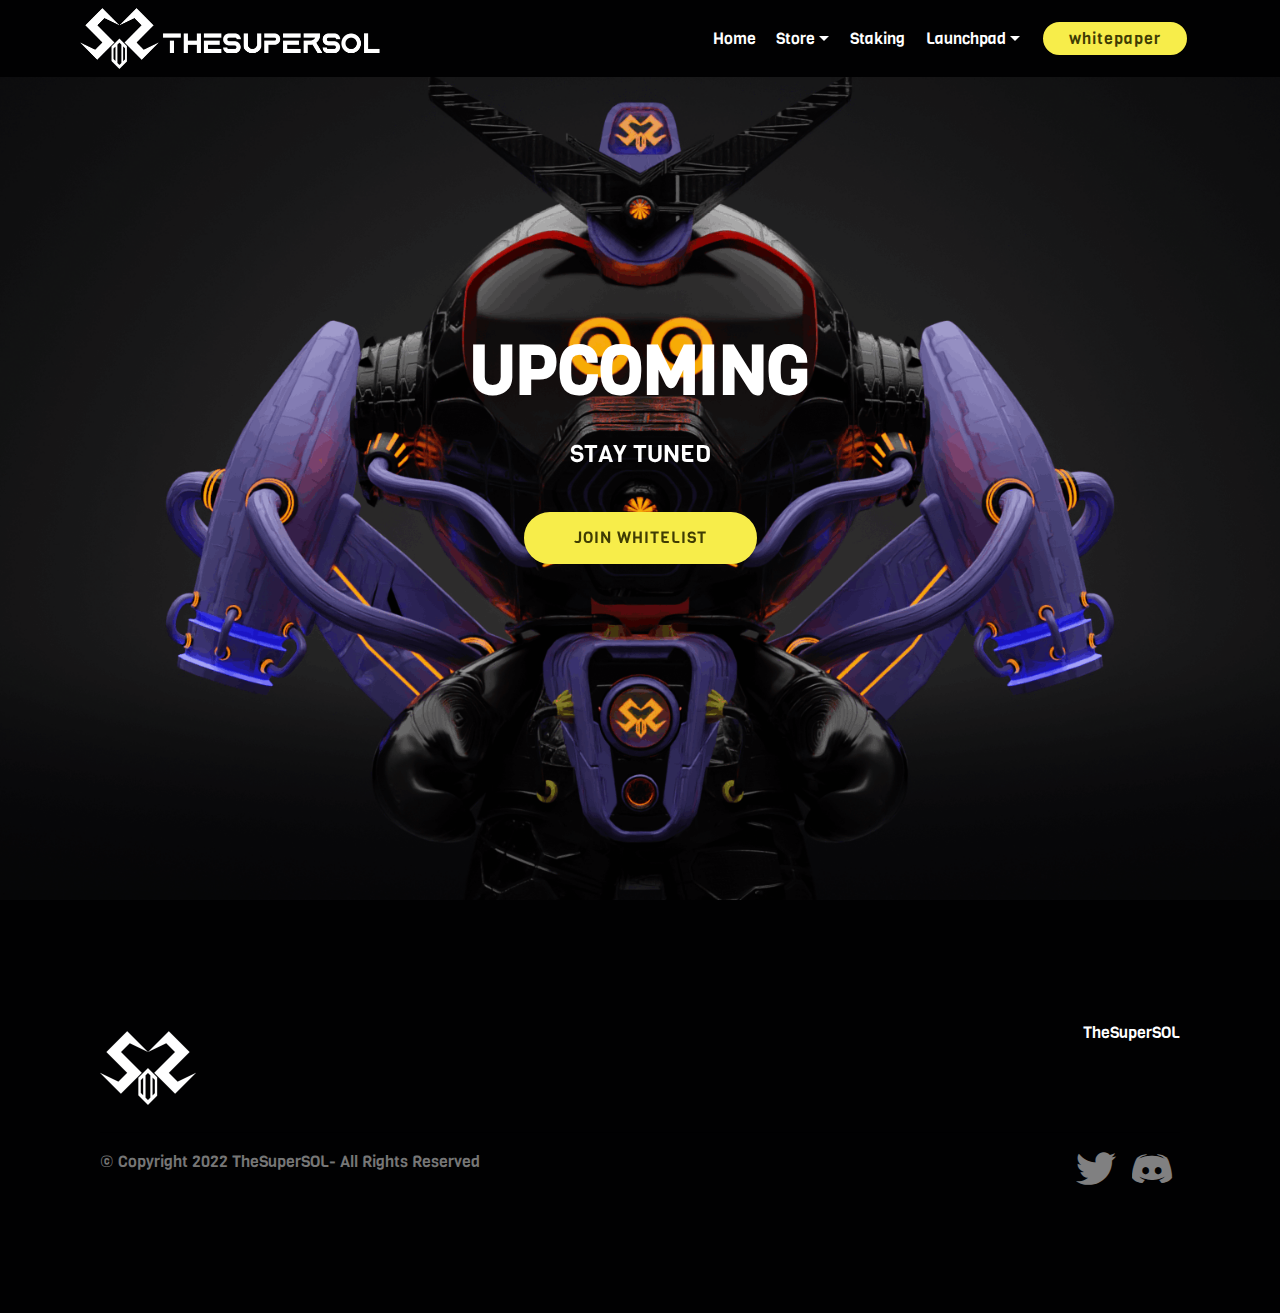
<file: Staking.html>
<!DOCTYPE html>
<html>

<head>
    <!-- Site made with Mobirise Website Builder v4.12.4, https://mobirise.com -->
    <meta charset="UTF-8">
    <meta http-equiv="X-UA-Compatible" content="IE=edge">
    <meta name="generator" content="Mobirise v4.12.4, mobirise.com">
    <meta name="viewport" content="width=device-width, initial-scale=1, minimum-scale=1">
    <link rel="shortcut icon" href="assets/images/logo192-128x128.png" type="image/x-icon">
    <meta name="description" content="Site Maker Description">


    <title>Staking</title>
    <link rel="stylesheet" href="assets/web/assets/mobirise-icons/mobirise-icons.css">
    <link rel="stylesheet" href="assets/bootstrap/css/bootstrap.min.css">
    <link rel="stylesheet" href="assets/bootstrap/css/bootstrap-grid.min.css">
    <link rel="stylesheet" href="assets/bootstrap/css/bootstrap-reboot.min.css">
    <link rel="stylesheet" href="assets/socicon/css/styles.css">
    <link rel="stylesheet" href="assets/tether/tether.min.css">
    <link rel="stylesheet" href="assets/dropdown/css/style.css">
    <link rel="stylesheet" href="assets/theme/css/style.css">
    <link rel="preload" as="style" href="assets/mobirise/css/mbr-additional.css">
    <link rel="stylesheet" href="assets/mobirise/css/mbr-additional.css" type="text/css">



</head>

<body>
    <section class="menu cid-qTkzRZLJNu" once="menu" id="menu1-e">



        <nav
            class="navbar navbar-expand beta-menu navbar-dropdown align-items-center navbar-fixed-top navbar-toggleable-sm">
            <button class="navbar-toggler navbar-toggler-right" type="button" data-toggle="collapse"
                data-target="#navbarSupportedContent" aria-controls="navbarSupportedContent" aria-expanded="false"
                aria-label="Toggle navigation">
                <div class="hamburger">
                    <span></span>
                    <span></span>
                    <span></span>
                    <span></span>
                </div>
            </button>
            <div class="menu-logo">
                <div class="navbar-brand">
                    <span class="navbar-logo">
                        
                            <img src="assets/images/logo-website-1-594x120.png" alt="TheSuperSOL" title=""
                                style="height: 3.8rem;">
                        </a>
                    </span>

                </div>
            </div>
            <div class="collapse navbar-collapse" id="navbarSupportedContent">
                <ul class="navbar-nav nav-dropdown" data-app-modern-menu="true">
                    <li class="nav-item">
                        <a class="nav-link link text-white text-primary display-4" href="index.html">Home</a>
                    </li>
                    <li class="nav-item dropdown open">
                        <a class="nav-link link text-white dropdown-toggle display-4" href=""
                            data-toggle="dropdown-submenu" aria-expanded="true">Store</a>
                        <div class="dropdown-menu"><a class="text-white dropdown-item display-4"
                                href="https://raffle.thesupersol.net/">Raffles</a><a class="text-white dropdown-item display-4"
                                href="Auctions.html">Auctions</a></div>
                    </li>
                    <li class="nav-item"><a class="nav-link link text-white display-4" href="https://staking.thesupersol.net/">
                            Staking</a></li>
                    
                    <li class="nav-item dropdown"><a class="nav-link link text-white dropdown-toggle display-4"
                            href="https://mobirise.com" data-toggle="dropdown-submenu" aria-expanded="false">
                            Launchpad</a>
                        <div class="dropdown-menu"><a class="text-white dropdown-item display-4"
                                href="Launchpad-info.html">Launchpad Info</a><a
                                class="text-white dropdown-item display-4" href="Upcoming.html">Upcoming</a><a
                                class="text-white dropdown-item display-4" href="Pass.html">Pass</a></div>
                    </li>
                </ul>
                <div class="navbar-buttons mbr-section-btn"><a class="btn btn-sm btn-secondary display-4"
                        href="https://supersol-x.gitbook.io/thesupersol/" target="_blank">
                        whitepaper</a></div>
            </div>
        </nav>
    </section>

    <section class="engine"><a href="https://mobirise.info">Mobirise</a></section>
    <section class="cid-t7Iz4DuT6S mbr-fullscreen mbr-parallax-background" id="header2-g">





        <div class="container align-center">
            <div class="row justify-content-md-center">
                <div class="mbr-white col-md-10">
                    <h1 class="mbr-section-title mbr-bold pb-3 mbr-fonts-style display-1">
                        UPCOMING</h1>

                    <p class="mbr-text pb-3 mbr-fonts-style display-5">STAY TUNED</p>
                    <div class="mbr-section-btn"><a class="btn btn-md btn-secondary display-4"
                            href="https://discord.gg/4xCJHDDrbs" target="_blank">JOIN WHITELIST</a></div>
                </div>
            </div>
        </div>

    </section>

    <section class="cid-t8QL5cEAnB" id="footer5-1k">





        <div class="container">
            <div class="media-container-row">
                <div class="col-md-3">
                    <div class="media-wrap">
                        
                            <img src="assets/images/logo192-192x192.png" alt="TheSuperSOL" title="">
                        </a>
                    </div>
                </div>
                <div class="col-md-9">
                    <p class="mbr-text align-right links mbr-fonts-style display-7">TheSuperSOL</p>
                </div>
            </div>
            <div class="footer-lower">
                <div class="media-container-row">
                    <div class="col-md-12">
                        <hr>
                    </div>
                </div>
                <div class="media-container-row mbr-white">
                    <div class="col-md-6 copyright">
                        <p class="mbr-text mbr-fonts-style display-7">
                            © Copyright 2022 TheSuperSOL- All Rights Reserved
                        </p>
                    </div>
                    <div class="col-md-6">
                        <div class="social-list align-right">
                            <div class="soc-item">
                                <a href="https://twitter.com/The_SuperSol" target="_blank">
                                    <span class="mbr-iconfont mbr-iconfont-social socicon-twitter socicon"
                                        style="color: rgb(255, 255, 255); fill: rgb(255, 255, 255); font-size: 40px;"></span>
                                </a>
                            </div>
                            <div class="soc-item">
                                <a href="https://discord.gg/4xCJHDDrbs" target="_blank">
                                    <span class="mbr-iconfont mbr-iconfont-social socicon-discord socicon"
                                        style="font-size: 40px; color: rgb(255, 255, 255); fill: rgb(255, 255, 255);"></span>
                                </a>
                            </div>




                        </div>
                    </div>
                </div>
            </div>
        </div>
    </section>


    <script src="assets/web/assets/jquery/jquery.min.js"></script>
    <script src="assets/popper/popper.min.js"></script>
    <script src="assets/bootstrap/js/bootstrap.min.js"></script>
    <script src="assets/tether/tether.min.js"></script>
    <script src="assets/dropdown/js/nav-dropdown.js"></script>
    <script src="assets/dropdown/js/navbar-dropdown.js"></script>
    <script src="assets/touchswipe/jquery.touch-swipe.min.js"></script>
    <script src="assets/parallax/jarallax.min.js"></script>
    <script src="assets/smoothscroll/smooth-scroll.js"></script>
    <script src="assets/theme/js/script.js"></script>


</body>

</html>
</file>
<file: assets/web/assets/mobirise-icons-bold/mobirise-icons-bold.css>
@font-face {
  font-family: 'mobirise-icons-bold';
  font-display: swap;
  src:  url('mobirise-icons-bold.eot?m1l4yr');
  src:  url('mobirise-icons-bold.eot?m1l4yr#iefix') format('embedded-opentype'),
    url('mobirise-icons-bold.ttf?m1l4yr') format('truetype'),
    url('mobirise-icons-bold.woff?m1l4yr') format('woff'),
    url('mobirise-icons-bold.svg?m1l4yr#mobirise-icons-bold') format('svg');
  font-weight: normal;
  font-style: normal;
}

[class^="mbrib-"], [class*="mbrib-"] {
  /* use !important to prevent issues with browser extensions that change fonts */
  font-family: 'mobirise-icons-bold' !important;
  speak: none;
  font-style: normal;
  font-weight: normal;
  font-variant: normal;
  text-transform: none;
  line-height: 1;

  /* Better Font Rendering =========== */
  -webkit-font-smoothing: antialiased;
  -moz-osx-font-smoothing: grayscale;
}

.mbrib-add-submenu:before {
  content: "\e900";
}
.mbrib-alert:before {
  content: "\e901";
}
.mbrib-align-center:before {
  content: "\e902";
}
.mbrib-align-justify:before {
  content: "\e903";
}
.mbrib-align-left:before {
  content: "\e904";
}
.mbrib-align-right:before {
  content: "\e905";
}
.mbrib-android:before {
  content: "\e906";
}
.mbrib-apple:before {
  content: "\e907";
}
.mbrib-arrow-down:before {
  content: "\e908";
}
.mbrib-arrow-next:before {
  content: "\e909";
}
.mbrib-arrow-prev:before {
  content: "\e90a";
}
.mbrib-arrow-up:before {
  content: "\e90b";
}
.mbrib-bold:before {
  content: "\e90c";
}
.mbrib-bookmark:before {
  content: "\e90d";
}
.mbrib-bootstrap:before {
  content: "\e90e";
}
.mbrib-briefcase:before {
  content: "\e90f";
}
.mbrib-browse:before {
  content: "\e910";
}
.mbrib-bulleted-list:before {
  content: "\e911";
}
.mbrib-calendar:before {
  content: "\e912";
}
.mbrib-camera:before {
  content: "\e913";
}
.mbrib-cart-add:before {
  content: "\e914";
}
.mbrib-cart-full:before {
  content: "\e915";
}
.mbrib-cash:before {
  content: "\e916";
}
.mbrib-change-style:before {
  content: "\e917";
}
.mbrib-chat:before {
  content: "\e918";
}
.mbrib-clock:before {
  content: "\e919";
}
.mbrib-close:before {
  content: "\e91a";
}
.mbrib-cloud:before {
  content: "\e91b";
}
.mbrib-code:before {
  content: "\e91c";
}
.mbrib-contact-form:before {
  content: "\e91d";
}
.mbrib-credit-card:before {
  content: "\e91e";
}
.mbrib-cursor-click:before {
  content: "\e91f";
}
.mbrib-cust-feedback:before {
  content: "\e920";
}
.mbrib-database:before {
  content: "\e921";
}
.mbrib-delivery:before {
  content: "\e922";
}
.mbrib-desktop:before {
  content: "\e923";
}
.mbrib-devices:before {
  content: "\e924";
}
.mbrib-down:before {
  content: "\e925";
}
.mbrib-download:before {
  content: "\e926";
}
.mbrib-drag-n-drop:before {
  content: "\e927";
}
.mbrib-drag-n-drop2:before {
  content: "\e928";
}
.mbrib-edit:before {
  content: "\e929";
}
.mbrib-edit2:before {
  content: "\e92a";
}
.mbrib-error:before {
  content: "\e92b";
}
.mbrib-extension:before {
  content: "\e92c";
}
.mbrib-features:before {
  content: "\e92d";
}
.mbrib-file:before {
  content: "\e92e";
}
.mbrib-flag:before {
  content: "\e92f";
}
.mbrib-folder:before {
  content: "\e930";
}
.mbrib-gift:before {
  content: "\e931";
}
.mbrib-github:before {
  content: "\e932";
}
.mbrib-globe-2:before {
  content: "\e933";
}
.mbrib-globe:before {
  content: "\e934";
}
.mbrib-growing-chart:before {
  content: "\e935";
}
.mbrib-hearth:before {
  content: "\e936";
}
.mbrib-help:before {
  content: "\e937";
}
.mbrib-home:before {
  content: "\e938";
}
.mbrib-hot-cup:before {
  content: "\e939";
}
.mbrib-idea:before {
  content: "\e93a";
}
.mbrib-image-gallery:before {
  content: "\e93b";
}
.mbrib-image-slider:before {
  content: "\e93c";
}
.mbrib-info:before {
  content: "\e93d";
}
.mbrib-italic:before {
  content: "\e93e";
}
.mbrib-key:before {
  content: "\e93f";
}
.mbrib-laptop:before {
  content: "\e940";
}
.mbrib-layers:before {
  content: "\e941";
}
.mbrib-left-right:before {
  content: "\e942";
}
.mbrib-left:before {
  content: "\e943";
}
.mbrib-letter:before {
  content: "\e944";
}
.mbrib-like:before {
  content: "\e945";
}
.mbrib-link:before {
  content: "\e946";
}
.mbrib-lock:before {
  content: "\e947";
}
.mbrib-login:before {
  content: "\e948";
}
.mbrib-logout:before {
  content: "\e949";
}
.mbrib-magic-stick:before {
  content: "\e94a";
}
.mbrib-map-pin:before {
  content: "\e94b";
}
.mbrib-menu:before {
  content: "\e94c";
}
.mbrib-mobile:before {
  content: "\e94d";
}
.mbrib-mobile2:before {
  content: "\e94e";
}
.mbrib-mobirise:before {
  content: "\e94f";
}
.mbrib-more-horizontal:before {
  content: "\e950";
}
.mbrib-more-vertical:before {
  content: "\e951";
}
.mbrib-music:before {
  content: "\e952";
}
.mbrib-new-file:before {
  content: "\e953";
}
.mbrib-numbered-list:before {
  content: "\e954";
}
.mbrib-opened-folder:before {
  content: "\e955";
}
.mbrib-pages:before {
  content: "\e956";
}
.mbrib-paper-plane:before {
  content: "\e957";
}
.mbrib-paperclip:before {
  content: "\e958";
}
.mbrib-photo:before {
  content: "\e959";
}
.mbrib-photos:before {
  content: "\e95a";
}
.mbrib-pin:before {
  content: "\e95b";
}
.mbrib-play:before {
  content: "\e95c";
}
.mbrib-plus:before {
  content: "\e95d";
}
.mbrib-preview:before {
  content: "\e95e";
}
.mbrib-print:before {
  content: "\e95f";
}
.mbrib-protect:before {
  content: "\e960";
}
.mbrib-question:before {
  content: "\e961";
}
.mbrib-quote-left:before {
  content: "\e962";
}
.mbrib-quote-right:before {
  content: "\e963";
}
.mbrib-redo:before {
  content: "\e964";
}
.mbrib-refresh:before {
  content: "\e965";
}
.mbrib-responsive:before {
  content: "\e966";
}
.mbrib-right:before {
  content: "\e967";
}
.mbrib-rocket:before {
  content: "\e968";
}
.mbrib-sad-face:before {
  content: "\e969";
}
.mbrib-sale:before {
  content: "\e96a";
}
.mbrib-save:before {
  content: "\e96b";
}
.mbrib-search:before {
  content: "\e96c";
}
.mbrib-setting:before {
  content: "\e96d";
}
.mbrib-setting2:before {
  content: "\e96e";
}
.mbrib-setting3:before {
  content: "\e96f";
}
.mbrib-share:before {
  content: "\e970";
}
.mbrib-shopping-bag:before {
  content: "\e971";
}
.mbrib-shopping-basket:before {
  content: "\e972";
}
.mbrib-shopping-cart:before {
  content: "\e973";
}
.mbrib-sites:before {
  content: "\e974";
}
.mbrib-smile-face:before {
  content: "\e975";
}
.mbrib-speed:before {
  content: "\e976";
}
.mbrib-star:before {
  content: "\e977";
}
.mbrib-success:before {
  content: "\e978";
}
.mbrib-sun:before {
  content: "\e979";
}
.mbrib-sun2:before {
  content: "\e97a";
}
.mbrib-tablet-vertical:before {
  content: "\e97b";
}
.mbrib-tablet:before {
  content: "\e97c";
}
.mbrib-target:before {
  content: "\e97d";
}
.mbrib-timer:before {
  content: "\e97e";
}
.mbrib-to-ftp:before {
  content: "\e97f";
}
.mbrib-to-local-drive:before {
  content: "\e980";
}
.mbrib-touch-swipe:before {
  content: "\e981";
}
.mbrib-touch:before {
  content: "\e982";
}
.mbrib-trash:before {
  content: "\e983";
}
.mbrib-underline:before {
  content: "\e984";
}
.mbrib-undo:before {
  content: "\e985";
}
.mbrib-unlink:before {
  content: "\e986";
}
.mbrib-unlock:before {
  content: "\e987";
}
.mbrib-up-down:before {
  content: "\e988";
}
.mbrib-up:before {
  content: "\e989";
}
.mbrib-update:before {
  content: "\e98a";
}
.mbrib-upload:before {
  content: "\e98b";
}
.mbrib-user:before {
  content: "\e98c";
}
.mbrib-user2:before {
  content: "\e98d";
}
.mbrib-users:before {
  content: "\e98e";
}
.mbrib-video-play:before {
  content: "\e98f";
}
.mbrib-video:before {
  content: "\e990";
}
.mbrib-watch:before {
  content: "\e991";
}
.mbrib-website-theme:before {
  content: "\e992";
}
.mbrib-wifi:before {
  content: "\e993";
}
.mbrib-windows:before {
  content: "\e994";
}
.mbrib-zoom-out:before {
  content: "\e995";
}
</file>
<file: assets/web/assets/mobirise-icons/mobirise-icons.css>
@font-face {
  font-family: 'MobiriseIcons';
  src:  url('mobirise-icons.eot?spat4u');
  src:  url('mobirise-icons.eot?spat4u#iefix') format('embedded-opentype'),
    url('mobirise-icons.ttf?spat4u') format('truetype'),
    url('mobirise-icons.woff?spat4u') format('woff'),
    url('mobirise-icons.svg?spat4u#MobiriseIcons') format('svg');
  font-weight: normal;
  font-style: normal;
  font-display: swap;
}

[class^="mbri-"], [class*=" mbri-"] {
  /* use !important to prevent issues with browser extensions that change fonts */
  font-family: MobiriseIcons !important;
  speak: none;
  font-style: normal;
  font-weight: normal;
  font-variant: normal;
  text-transform: none;
  line-height: 1;

  /* Better Font Rendering =========== */
  -webkit-font-smoothing: antialiased;
  -moz-osx-font-smoothing: grayscale;
}

.mbri-add-submenu:before {
  content: "\e900";
}
.mbri-alert:before {
  content: "\e901";
}
.mbri-align-center:before {
  content: "\e902";
}
.mbri-align-justify:before {
  content: "\e903";
}
.mbri-align-left:before {
  content: "\e904";
}
.mbri-align-right:before {
  content: "\e905";
}
.mbri-android:before {
  content: "\e906";
}
.mbri-apple:before {
  content: "\e907";
}
.mbri-arrow-down:before {
  content: "\e908";
}
.mbri-arrow-next:before {
  content: "\e909";
}
.mbri-arrow-prev:before {
  content: "\e90a";
}
.mbri-arrow-up:before {
  content: "\e90b";
}
.mbri-bold:before {
  content: "\e90c";
}
.mbri-bookmark:before {
  content: "\e90d";
}
.mbri-bootstrap:before {
  content: "\e90e";
}
.mbri-briefcase:before {
  content: "\e90f";
}
.mbri-browse:before {
  content: "\e910";
}
.mbri-bulleted-list:before {
  content: "\e911";
}
.mbri-calendar:before {
  content: "\e912";
}
.mbri-camera:before {
  content: "\e913";
}
.mbri-cart-add:before {
  content: "\e914";
}
.mbri-cart-full:before {
  content: "\e915";
}
.mbri-cash:before {
  content: "\e916";
}
.mbri-change-style:before {
  content: "\e917";
}
.mbri-chat:before {
  content: "\e918";
}
.mbri-clock:before {
  content: "\e919";
}
.mbri-close:before {
  content: "\e91a";
}
.mbri-cloud:before {
  content: "\e91b";
}
.mbri-code:before {
  content: "\e91c";
}
.mbri-contact-form:before {
  content: "\e91d";
}
.mbri-credit-card:before {
  content: "\e91e";
}
.mbri-cursor-click:before {
  content: "\e91f";
}
.mbri-cust-feedback:before {
  content: "\e920";
}
.mbri-database:before {
  content: "\e921";
}
.mbri-delivery:before {
  content: "\e922";
}
.mbri-desktop:before {
  content: "\e923";
}
.mbri-devices:before {
  content: "\e924";
}
.mbri-down:before {
  content: "\e925";
}
.mbri-download:before {
  content: "\e989";
}
.mbri-drag-n-drop:before {
  content: "\e927";
}
.mbri-drag-n-drop2:before {
  content: "\e928";
}
.mbri-edit:before {
  content: "\e929";
}
.mbri-edit2:before {
  content: "\e92a";
}
.mbri-error:before {
  content: "\e92b";
}
.mbri-extension:before {
  content: "\e92c";
}
.mbri-features:before {
  content: "\e92d";
}
.mbri-file:before {
  content: "\e92e";
}
.mbri-flag:before {
  content: "\e92f";
}
.mbri-folder:before {
  content: "\e930";
}
.mbri-gift:before {
  content: "\e931";
}
.mbri-github:before {
  content: "\e932";
}
.mbri-globe:before {
  content: "\e933";
}
.mbri-globe-2:before {
  content: "\e934";
}
.mbri-growing-chart:before {
  content: "\e935";
}
.mbri-hearth:before {
  content: "\e936";
}
.mbri-help:before {
  content: "\e937";
}
.mbri-home:before {
  content: "\e938";
}
.mbri-hot-cup:before {
  content: "\e939";
}
.mbri-idea:before {
  content: "\e93a";
}
.mbri-image-gallery:before {
  content: "\e93b";
}
.mbri-image-slider:before {
  content: "\e93c";
}
.mbri-info:before {
  content: "\e93d";
}
.mbri-italic:before {
  content: "\e93e";
}
.mbri-key:before {
  content: "\e93f";
}
.mbri-laptop:before {
  content: "\e940";
}
.mbri-layers:before {
  content: "\e941";
}
.mbri-left-right:before {
  content: "\e942";
}
.mbri-left:before {
  content: "\e943";
}
.mbri-letter:before {
  content: "\e944";
}
.mbri-like:before {
  content: "\e945";
}
.mbri-link:before {
  content: "\e946";
}
.mbri-lock:before {
  content: "\e947";
}
.mbri-login:before {
  content: "\e948";
}
.mbri-logout:before {
  content: "\e949";
}
.mbri-magic-stick:before {
  content: "\e94a";
}
.mbri-map-pin:before {
  content: "\e94b";
}
.mbri-menu:before {
  content: "\e94c";
}
.mbri-mobile:before {
  content: "\e94d";
}
.mbri-mobile2:before {
  content: "\e94e";
}
.mbri-mobirise:before {
  content: "\e94f";
}
.mbri-more-horizontal:before {
  content: "\e950";
}
.mbri-more-vertical:before {
  content: "\e951";
}
.mbri-music:before {
  content: "\e952";
}
.mbri-new-file:before {
  content: "\e953";
}
.mbri-numbered-list:before {
  content: "\e954";
}
.mbri-opened-folder:before {
  content: "\e955";
}
.mbri-pages:before {
  content: "\e956";
}
.mbri-paper-plane:before {
  content: "\e957";
}
.mbri-paperclip:before {
  content: "\e958";
}
.mbri-photo:before {
  content: "\e959";
}
.mbri-photos:before {
  content: "\e95a";
}
.mbri-pin:before {
  content: "\e95b";
}
.mbri-play:before {
  content: "\e95c";
}
.mbri-plus:before {
  content: "\e95d";
}
.mbri-preview:before {
  content: "\e95e";
}
.mbri-print:before {
  content: "\e95f";
}
.mbri-protect:before {
  content: "\e960";
}
.mbri-question:before {
  content: "\e961";
}
.mbri-quote-left:before {
  content: "\e962";
}
.mbri-quote-right:before {
  content: "\e963";
}
.mbri-refresh:before {
  content: "\e964";
}
.mbri-responsive:before {
  content: "\e965";
}
.mbri-right:before {
  content: "\e966";
}
.mbri-rocket:before {
  content: "\e967";
}
.mbri-sad-face:before {
  content: "\e968";
}
.mbri-sale:before {
  content: "\e969";
}
.mbri-save:before {
  content: "\e96a";
}
.mbri-search:before {
  content: "\e96b";
}
.mbri-setting:before {
  content: "\e96c";
}
.mbri-setting2:before {
  content: "\e96d";
}
.mbri-setting3:before {
  content: "\e96e";
}
.mbri-share:before {
  content: "\e96f";
}
.mbri-shopping-bag:before {
  content: "\e970";
}
.mbri-shopping-basket:before {
  content: "\e971";
}
.mbri-shopping-cart:before {
  content: "\e972";
}
.mbri-sites:before {
  content: "\e973";
}
.mbri-smile-face:before {
  content: "\e974";
}
.mbri-speed:before {
  content: "\e975";
}
.mbri-star:before {
  content: "\e976";
}
.mbri-success:before {
  content: "\e977";
}
.mbri-sun:before {
  content: "\e978";
}
.mbri-sun2:before {
  content: "\e979";
}
.mbri-tablet:before {
  content: "\e97a";
}
.mbri-tablet-vertical:before {
  content: "\e97b";
}
.mbri-target:before {
  content: "\e97c";
}
.mbri-timer:before {
  content: "\e97d";
}
.mbri-to-ftp:before {
  content: "\e97e";
}
.mbri-to-local-drive:before {
  content: "\e97f";
}
.mbri-touch-swipe:before {
  content: "\e980";
}
.mbri-touch:before {
  content: "\e981";
}
.mbri-trash:before {
  content: "\e982";
}
.mbri-underline:before {
  content: "\e983";
}
.mbri-unlink:before {
  content: "\e984";
}
.mbri-unlock:before {
  content: "\e985";
}
.mbri-up-down:before {
  content: "\e986";
}
.mbri-up:before {
  content: "\e987";
}
.mbri-update:before {
  content: "\e988";
}
.mbri-upload:before {
 content: "\e926"; 
}
.mbri-user:before {
  content: "\e98a";
}
.mbri-user2:before {
  content: "\e98b";
}
.mbri-users:before {
  content: "\e98c";
}
.mbri-video:before {
  content: "\e98d";
}
.mbri-video-play:before {
  content: "\e98e";
}
.mbri-watch:before {
  content: "\e98f";
}
.mbri-website-theme:before {
  content: "\e990";
}
.mbri-wifi:before {
  content: "\e991";
}
.mbri-windows:before {
  content: "\e992";
}
.mbri-zoom-out:before {
  content: "\e993";
}
.mbri-redo:before {
  content: "\e994";
}
.mbri-undo:before {
  content: "\e995";
}
</file>
<file: assets/dropdown/css/style.css>
.navbar-dropdown {
  left: 0;
  padding: 0;
  position: absolute;
  right: 0;
  top: 0;
  transition: all 0.45s ease;
  z-index: 1030;
  background: #282828; }
  .navbar-dropdown .navbar-logo {
    margin-right: 0.8rem;
    transition: margin 0.3s ease-in-out;
    vertical-align: middle; }
    .navbar-dropdown .navbar-logo img {
      height: 3.125rem;
      transition: all 0.3s ease-in-out; }
    .navbar-dropdown .navbar-logo.mbr-iconfont {
      font-size: 3.125rem;
      line-height: 3.125rem; }
  .navbar-dropdown .navbar-caption {
    font-weight: 700;
    white-space: normal;
    vertical-align: -4px;
    line-height: 3.125rem !important; }
    .navbar-dropdown .navbar-caption, .navbar-dropdown .navbar-caption:hover {
      color: inherit;
      text-decoration: none; }
  .navbar-dropdown .mbr-iconfont + .navbar-caption {
    vertical-align: -1px; }
  .navbar-dropdown.navbar-fixed-top {
    position: fixed; }
  .navbar-dropdown .navbar-brand span {
    vertical-align: -4px; }
  .navbar-dropdown.bg-color.transparent {
    background: none; }
  .navbar-dropdown.navbar-short .navbar-brand {
    padding: 0.625rem 0; }
    .navbar-dropdown.navbar-short .navbar-brand span {
      vertical-align: -1px; }
  .navbar-dropdown.navbar-short .navbar-caption {
    line-height: 2.375rem !important;
    vertical-align: -2px; }
  .navbar-dropdown.navbar-short .navbar-logo {
    margin-right: 0.5rem; }
    .navbar-dropdown.navbar-short .navbar-logo img {
      height: 2.375rem; }
    .navbar-dropdown.navbar-short .navbar-logo.mbr-iconfont {
      font-size: 2.375rem;
      line-height: 2.375rem; }
  .navbar-dropdown.navbar-short .mbr-table-cell {
    height: 3.625rem; }
  .navbar-dropdown .navbar-close {
    left: 0.6875rem;
    position: fixed;
    top: 0.75rem;
    z-index: 1000; }
  .navbar-dropdown .hamburger-icon {
    content: "";
    display: inline-block;
    vertical-align: middle;
    width: 16px;
    -webkit-box-shadow: 0 -6px 0 1px #282828,0 0 0 1px #282828,0 6px 0 1px #282828;
    -moz-box-shadow: 0 -6px 0 1px #282828,0 0 0 1px #282828,0 6px 0 1px #282828;
    box-shadow: 0 -6px 0 1px #282828,0 0 0 1px #282828,0 6px 0 1px #282828; }

.dropdown-menu .dropdown-toggle[data-toggle="dropdown-submenu"]::after {
  border-bottom: 0.35em solid transparent;
  border-left: 0.35em solid;
  border-right: 0;
  border-top: 0.35em solid transparent;
  margin-left: 0.3rem; }

.dropdown-menu .dropdown-item:focus {
  outline: 0; }

.nav-dropdown {
  font-size: 0.75rem;
  font-weight: 500;
  height: auto !important; }
  .nav-dropdown .nav-btn {
    padding-left: 1rem; }
  .nav-dropdown .link {
    margin: .667em 1.667em;
    font-weight: 500;
    padding: 0;
    transition: color .2s ease-in-out; }
    .nav-dropdown .link.dropdown-toggle {
      margin-right: 2.583em; }
      .nav-dropdown .link.dropdown-toggle::after {
        margin-left: .25rem;
        border-top: 0.35em solid;
        border-right: 0.35em solid transparent;
        border-left: 0.35em solid transparent;
        border-bottom: 0; }
      .nav-dropdown .link.dropdown-toggle[aria-expanded="true"] {
        margin: 0;
        padding: 0.667em 3.263em  0.667em 1.667em; }
  .nav-dropdown .link::after,
  .nav-dropdown .dropdown-item::after {
    color: inherit; }
  .nav-dropdown .btn {
    font-size: 0.75rem;
    font-weight: 700;
    letter-spacing: 0;
    margin-bottom: 0;
    padding-left: 1.25rem;
    padding-right: 1.25rem; }
  .nav-dropdown .dropdown-menu {
    border-radius: 0;
    border: 0;
    left: 0;
    margin: 0;
    padding-bottom: 1.25rem;
    padding-top: 1.25rem;
    position: relative; }
  .nav-dropdown .dropdown-submenu {
    margin-left: 0.125rem;
    top: 0; }
  .nav-dropdown .dropdown-item {
    font-weight: 500;
    line-height: 2;
    padding: 0.3846em 4.615em 0.3846em 1.5385em;
    position: relative;
    transition: color .2s ease-in-out, background-color .2s ease-in-out; }
    .nav-dropdown .dropdown-item::after {
      margin-top: -0.3077em;
      position: absolute;
      right: 1.1538em;
      top: 50%; }
    .nav-dropdown .dropdown-item:focus, .nav-dropdown .dropdown-item:hover {
      background: none; }

@media (max-width: 767px) {
  .nav-dropdown.navbar-toggleable-sm {
    bottom: 0;
    display: none;
    left: 0;
    overflow-x: hidden;
    position: fixed;
    top: 0;
    transform: translateX(-100%);
    -ms-transform: translateX(-100%);
    -webkit-transform: translateX(-100%);
    width: 18.75rem;
    z-index: 999; } }
.nav-dropdown.navbar-toggleable-xl {
  bottom: 0;
  display: none;
  left: 0;
  overflow-x: hidden;
  position: fixed;
  top: 0;
  transform: translateX(-100%);
  -ms-transform: translateX(-100%);
  -webkit-transform: translateX(-100%);
  width: 18.75rem;
  z-index: 999; }

.nav-dropdown-sm {
  display: block !important;
  overflow-x: hidden;
  overflow: auto;
  padding-top: 3.875rem; }
  .nav-dropdown-sm::after {
    content: "";
    display: block;
    height: 3rem;
    width: 100%; }
  .nav-dropdown-sm.collapse.in ~ .navbar-close {
    display: block !important; }
  .nav-dropdown-sm.collapsing, .nav-dropdown-sm.collapse.in {
    transform: translateX(0);
    -ms-transform: translateX(0);
    -webkit-transform: translateX(0);
    transition: all 0.25s ease-out;
    -webkit-transition: all 0.25s ease-out;
    background: #282828; }
  .nav-dropdown-sm.collapsing[aria-expanded="false"] {
    transform: translateX(-100%);
    -ms-transform: translateX(-100%);
    -webkit-transform: translateX(-100%); }
  .nav-dropdown-sm .nav-item {
    display: block;
    margin-left: 0 !important;
    padding-left: 0; }
  .nav-dropdown-sm .link,
  .nav-dropdown-sm .dropdown-item {
    border-top: 1px dotted rgba(255, 255, 255, 0.1);
    font-size: 0.8125rem;
    line-height: 1.6;
    margin: 0 !important;
    padding: 0.875rem 2.4rem 0.875rem 1.5625rem !important;
    position: relative;
    white-space: normal; }
    .nav-dropdown-sm .link:focus, .nav-dropdown-sm .link:hover,
    .nav-dropdown-sm .dropdown-item:focus,
    .nav-dropdown-sm .dropdown-item:hover {
      background: rgba(0, 0, 0, 0.2) !important;
      color: #c0a375; }
  .nav-dropdown-sm .nav-btn {
    position: relative;
    padding: 1.5625rem 1.5625rem 0 1.5625rem; }
    .nav-dropdown-sm .nav-btn::before {
      border-top: 1px dotted rgba(255, 255, 255, 0.1);
      content: "";
      left: 0;
      position: absolute;
      top: 0;
      width: 100%; }
    .nav-dropdown-sm .nav-btn + .nav-btn {
      padding-top: 0.625rem; }
      .nav-dropdown-sm .nav-btn + .nav-btn::before {
        display: none; }
  .nav-dropdown-sm .btn {
    padding: 0.625rem 0; }
  .nav-dropdown-sm .dropdown-toggle[data-toggle="dropdown-submenu"]::after {
    margin-left: .25rem;
    border-top: 0.35em solid;
    border-right: 0.35em solid transparent;
    border-left: 0.35em solid transparent;
    border-bottom: 0; }
  .nav-dropdown-sm .dropdown-toggle[data-toggle="dropdown-submenu"][aria-expanded="true"]::after {
    border-top: 0;
    border-right: 0.35em solid transparent;
    border-left: 0.35em solid transparent;
    border-bottom: 0.35em solid; }
  .nav-dropdown-sm .dropdown-menu {
    margin: 0;
    padding: 0;
    position: relative;
    top: 0;
    left: 0;
    width: 100%;
    border: 0;
    float: none;
    border-radius: 0;
    background: none; }
  .nav-dropdown-sm .dropdown-submenu {
    left: 100%;
    margin-left: 0.125rem;
    margin-top: -1.25rem;
    top: 0; }

.navbar-toggleable-sm .nav-dropdown .dropdown-menu {
  position: absolute; }

.navbar-toggleable-sm .nav-dropdown .dropdown-submenu {
  left: 100%;
  margin-left: 0.125rem;
  margin-top: -1.25rem;
  top: 0; }

.navbar-toggleable-sm.opened .nav-dropdown .dropdown-menu {
  position: relative; }

.navbar-toggleable-sm.opened .nav-dropdown .dropdown-submenu {
  left: 0;
  margin-left: 00rem;
  margin-top: 0rem;
  top: 0; }

.is-builder .nav-dropdown.collapsing {
  transition: none !important; }

/*# sourceMappingURL=style.css.map */
</file>
<file: assets/socicon/css/styles.css>
@charset "UTF-8";

@font-face {
  font-family: 'Socicon';
  src:  url('../fonts/socicon.eot');
  src:  url('../fonts/socicon.eot?#iefix') format('embedded-opentype'),
    url('../fonts/socicon.woff2') format('woff2'),
    url('../fonts/socicon.ttf') format('truetype'),
    url('../fonts/socicon.woff') format('woff'),
    url('../fonts/socicon.svg#socicon') format('svg');
  font-weight: normal;
  font-style: normal;
}

[data-icon]:before {
  font-family: "socicon" !important;
  content: attr(data-icon);
  font-style: normal !important;
  font-weight: normal !important;
  font-variant: normal !important;
  text-transform: none !important;
  speak: none;
  line-height: 1;
  -webkit-font-smoothing: antialiased;
  -moz-osx-font-smoothing: grayscale;
}

[class^="socicon-"], [class*=" socicon-"] {
  /* use !important to prevent issues with browser extensions that change fonts */
  font-family: 'Socicon' !important;
  speak: none;
  font-style: normal;
  font-weight: normal;
  font-variant: normal;
  text-transform: none;
  line-height: 1;

  /* Better Font Rendering =========== */
  -webkit-font-smoothing: antialiased;
  -moz-osx-font-smoothing: grayscale;
}

.socicon-eitaa:before {
  content: "\e97c";
}
.socicon-soroush:before {
  content: "\e97d";
}
.socicon-bale:before {
  content: "\e97e";
}
.socicon-zazzle:before {
  content: "\e97b";
}
.socicon-society6:before {
  content: "\e97a";
}
.socicon-redbubble:before {
  content: "\e979";
}
.socicon-avvo:before {
  content: "\e978";
}
.socicon-stitcher:before {
  content: "\e977";
}
.socicon-googlehangouts:before {
  content: "\e974";
}
.socicon-dlive:before {
  content: "\e975";
}
.socicon-vsco:before {
  content: "\e976";
}
.socicon-flipboard:before {
  content: "\e973";
}
.socicon-ubuntu:before {
  content: "\e958";
}
.socicon-artstation:before {
  content: "\e959";
}
.socicon-invision:before {
  content: "\e95a";
}
.socicon-torial:before {
  content: "\e95b";
}
.socicon-collectorz:before {
  content: "\e95c";
}
.socicon-seenthis:before {
  content: "\e95d";
}
.socicon-googleplaymusic:before {
  content: "\e95e";
}
.socicon-debian:before {
  content: "\e95f";
}
.socicon-filmfreeway:before {
  content: "\e960";
}
.socicon-gnome:before {
  content: "\e961";
}
.socicon-itchio:before {
  content: "\e962";
}
.socicon-jamendo:before {
  content: "\e963";
}
.socicon-mix:before {
  content: "\e964";
}
.socicon-sharepoint:before {
  content: "\e965";
}
.socicon-tinder:before {
  content: "\e966";
}
.socicon-windguru:before {
  content: "\e967";
}
.socicon-cdbaby:before {
  content: "\e968";
}
.socicon-elementaryos:before {
  content: "\e969";
}
.socicon-stage32:before {
  content: "\e96a";
}
.socicon-tiktok:before {
  content: "\e96b";
}
.socicon-gitter:before {
  content: "\e96c";
}
.socicon-letterboxd:before {
  content: "\e96d";
}
.socicon-threema:before {
  content: "\e96e";
}
.socicon-splice:before {
  content: "\e96f";
}
.socicon-metapop:before {
  content: "\e970";
}
.socicon-naver:before {
  content: "\e971";
}
.socicon-remote:before {
  content: "\e972";
}
.socicon-internet:before {
  content: "\e957";
}
.socicon-moddb:before {
  content: "\e94b";
}
.socicon-indiedb:before {
  content: "\e94c";
}
.socicon-traxsource:before {
  content: "\e94d";
}
.socicon-gamefor:before {
  content: "\e94e";
}
.socicon-pixiv:before {
  content: "\e94f";
}
.socicon-myanimelist:before {
  content: "\e950";
}
.socicon-blackberry:before {
  content: "\e951";
}
.socicon-wickr:before {
  content: "\e952";
}
.socicon-spip:before {
  content: "\e953";
}
.socicon-napster:before {
  content: "\e954";
}
.socicon-beatport:before {
  content: "\e955";
}
.socicon-hackerone:before {
  content: "\e956";
}
.socicon-hackernews:before {
  content: "\e946";
}
.socicon-smashwords:before {
  content: "\e947";
}
.socicon-kobo:before {
  content: "\e948";
}
.socicon-bookbub:before {
  content: "\e949";
}
.socicon-mailru:before {
  content: "\e94a";
}
.socicon-gitlab:before {
  content: "\e945";
}
.socicon-instructables:before {
  content: "\e944";
}
.socicon-portfolio:before {
  content: "\e943";
}
.socicon-codered:before {
  content: "\e940";
}
.socicon-origin:before {
  content: "\e941";
}
.socicon-nextdoor:before {
  content: "\e942";
}
.socicon-udemy:before {
  content: "\e93f";
}
.socicon-livemaster:before {
  content: "\e93e";
}
.socicon-crunchbase:before {
  content: "\e93b";
}
.socicon-homefy:before {
  content: "\e93c";
}
.socicon-calendly:before {
  content: "\e93d";
}
.socicon-realtor:before {
  content: "\e90f";
}
.socicon-tidal:before {
  content: "\e910";
}
.socicon-qobuz:before {
  content: "\e911";
}
.socicon-natgeo:before {
  content: "\e912";
}
.socicon-mastodon:before {
  content: "\e913";
}
.socicon-unsplash:before {
  content: "\e914";
}
.socicon-homeadvisor:before {
  content: "\e915";
}
.socicon-angieslist:before {
  content: "\e916";
}
.socicon-codepen:before {
  content: "\e917";
}
.socicon-slack:before {
  content: "\e918";
}
.socicon-openaigym:before {
  content: "\e919";
}
.socicon-logmein:before {
  content: "\e91a";
}
.socicon-fiverr:before {
  content: "\e91b";
}
.socicon-gotomeeting:before {
  content: "\e91c";
}
.socicon-aliexpress:before {
  content: "\e91d";
}
.socicon-guru:before {
  content: "\e91e";
}
.socicon-appstore:before {
  content: "\e91f";
}
.socicon-homes:before {
  content: "\e920";
}
.socicon-zoom:before {
  content: "\e921";
}
.socicon-alibaba:before {
  content: "\e922";
}
.socicon-craigslist:before {
  content: "\e923";
}
.socicon-wix:before {
  content: "\e924";
}
.socicon-redfin:before {
  content: "\e925";
}
.socicon-googlecalendar:before {
  content: "\e926";
}
.socicon-shopify:before {
  content: "\e927";
}
.socicon-freelancer:before {
  content: "\e928";
}
.socicon-seedrs:before {
  content: "\e929";
}
.socicon-bing:before {
  content: "\e92a";
}
.socicon-doodle:before {
  content: "\e92b";
}
.socicon-bonanza:before {
  content: "\e92c";
}
.socicon-squarespace:before {
  content: "\e92d";
}
.socicon-toptal:before {
  content: "\e92e";
}
.socicon-gust:before {
  content: "\e92f";
}
.socicon-ask:before {
  content: "\e930";
}
.socicon-trulia:before {
  content: "\e931";
}
.socicon-loomly:before {
  content: "\e932";
}
.socicon-ghost:before {
  content: "\e933";
}
.socicon-upwork:before {
  content: "\e934";
}
.socicon-fundable:before {
  content: "\e935";
}
.socicon-booking:before {
  content: "\e936";
}
.socicon-googlemaps:before {
  content: "\e937";
}
.socicon-zillow:before {
  content: "\e938";
}
.socicon-niconico:before {
  content: "\e939";
}
.socicon-toneden:before {
  content: "\e93a";
}
.socicon-augment:before {
  content: "\e908";
}
.socicon-bitbucket:before {
  content: "\e909";
}
.socicon-fyuse:before {
  content: "\e90a";
}
.socicon-yt-gaming:before {
  content: "\e90b";
}
.socicon-sketchfab:before {
  content: "\e90c";
}
.socicon-mobcrush:before {
  content: "\e90d";
}
.socicon-microsoft:before {
  content: "\e90e";
}
.socicon-pandora:before {
  content: "\e907";
}
.socicon-messenger:before {
  content: "\e906";
}
.socicon-gamewisp:before {
  content: "\e905";
}
.socicon-bloglovin:before {
  content: "\e904";
}
.socicon-tunein:before {
  content: "\e903";
}
.socicon-gamejolt:before {
  content: "\e901";
}
.socicon-trello:before {
  content: "\e902";
}
.socicon-spreadshirt:before {
  content: "\e900";
}
.socicon-500px:before {
  content: "\e000";
}
.socicon-8tracks:before {
  content: "\e001";
}
.socicon-airbnb:before {
  content: "\e002";
}
.socicon-alliance:before {
  content: "\e003";
}
.socicon-amazon:before {
  content: "\e004";
}
.socicon-amplement:before {
  content: "\e005";
}
.socicon-android:before {
  content: "\e006";
}
.socicon-angellist:before {
  content: "\e007";
}
.socicon-apple:before {
  content: "\e008";
}
.socicon-appnet:before {
  content: "\e009";
}
.socicon-baidu:before {
  content: "\e00a";
}
.socicon-bandcamp:before {
  content: "\e00b";
}
.socicon-battlenet:before {
  content: "\e00c";
}
.socicon-mixer:before {
  content: "\e00d";
}
.socicon-bebee:before {
  content: "\e00e";
}
.socicon-bebo:before {
  content: "\e00f";
}
.socicon-behance:before {
  content: "\e010";
}
.socicon-blizzard:before {
  content: "\e011";
}
.socicon-blogger:before {
  content: "\e012";
}
.socicon-buffer:before {
  content: "\e013";
}
.socicon-chrome:before {
  content: "\e014";
}
.socicon-coderwall:before {
  content: "\e015";
}
.socicon-curse:before {
  content: "\e016";
}
.socicon-dailymotion:before {
  content: "\e017";
}
.socicon-deezer:before {
  content: "\e018";
}
.socicon-delicious:before {
  content: "\e019";
}
.socicon-deviantart:before {
  content: "\e01a";
}
.socicon-diablo:before {
  content: "\e01b";
}
.socicon-digg:before {
  content: "\e01c";
}
.socicon-discord:before {
  content: "\e01d";
}
.socicon-disqus:before {
  content: "\e01e";
}
.socicon-douban:before {
  content: "\e01f";
}
.socicon-draugiem:before {
  content: "\e020";
}
.socicon-dribbble:before {
  content: "\e021";
}
.socicon-drupal:before {
  content: "\e022";
}
.socicon-ebay:before {
  content: "\e023";
}
.socicon-ello:before {
  content: "\e024";
}
.socicon-endomodo:before {
  content: "\e025";
}
.socicon-envato:before {
  content: "\e026";
}
.socicon-etsy:before {
  content: "\e027";
}
.socicon-facebook:before {
  content: "\e028";
}
.socicon-feedburner:before {
  content: "\e029";
}
.socicon-filmweb:before {
  content: "\e02a";
}
.socicon-firefox:before {
  content: "\e02b";
}
.socicon-flattr:before {
  content: "\e02c";
}
.socicon-flickr:before {
  content: "\e02d";
}
.socicon-formulr:before {
  content: "\e02e";
}
.socicon-forrst:before {
  content: "\e02f";
}
.socicon-foursquare:before {
  content: "\e030";
}
.socicon-friendfeed:before {
  content: "\e031";
}
.socicon-github:before {
  content: "\e032";
}
.socicon-goodreads:before {
  content: "\e033";
}
.socicon-google:before {
  content: "\e034";
}
.socicon-googlescholar:before {
  content: "\e035";
}
.socicon-googlegroups:before {
  content: "\e036";
}
.socicon-googlephotos:before {
  content: "\e037";
}
.socicon-googleplus:before {
  content: "\e038";
}
.socicon-grooveshark:before {
  content: "\e039";
}
.socicon-hackerrank:before {
  content: "\e03a";
}
.socicon-hearthstone:before {
  content: "\e03b";
}
.socicon-hellocoton:before {
  content: "\e03c";
}
.socicon-heroes:before {
  content: "\e03d";
}
.socicon-smashcast:before {
  content: "\e03e";
}
.socicon-horde:before {
  content: "\e03f";
}
.socicon-houzz:before {
  content: "\e040";
}
.socicon-icq:before {
  content: "\e041";
}
.socicon-identica:before {
  content: "\e042";
}
.socicon-imdb:before {
  content: "\e043";
}
.socicon-instagram:before {
  content: "\e044";
}
.socicon-issuu:before {
  content: "\e045";
}
.socicon-istock:before {
  content: "\e046";
}
.socicon-itunes:before {
  content: "\e047";
}
.socicon-keybase:before {
  content: "\e048";
}
.socicon-lanyrd:before {
  content: "\e049";
}
.socicon-lastfm:before {
  content: "\e04a";
}
.socicon-line:before {
  content: "\e04b";
}
.socicon-linkedin:before {
  content: "\e04c";
}
.socicon-livejournal:before {
  content: "\e04d";
}
.socicon-lyft:before {
  content: "\e04e";
}
.socicon-macos:before {
  content: "\e04f";
}
.socicon-mail:before {
  content: "\e050";
}
.socicon-medium:before {
  content: "\e051";
}
.socicon-meetup:before {
  content: "\e052";
}
.socicon-mixcloud:before {
  content: "\e053";
}
.socicon-modelmayhem:before {
  content: "\e054";
}
.socicon-mumble:before {
  content: "\e055";
}
.socicon-myspace:before {
  content: "\e056";
}
.socicon-newsvine:before {
  content: "\e057";
}
.socicon-nintendo:before {
  content: "\e058";
}
.socicon-npm:before {
  content: "\e059";
}
.socicon-odnoklassniki:before {
  content: "\e05a";
}
.socicon-openid:before {
  content: "\e05b";
}
.socicon-opera:before {
  content: "\e05c";
}
.socicon-outlook:before {
  content: "\e05d";
}
.socicon-overwatch:before {
  content: "\e05e";
}
.socicon-patreon:before {
  content: "\e05f";
}
.socicon-paypal:before {
  content: "\e060";
}
.socicon-periscope:before {
  content: "\e061";
}
.socicon-persona:before {
  content: "\e062";
}
.socicon-pinterest:before {
  content: "\e063";
}
.socicon-play:before {
  content: "\e064";
}
.socicon-player:before {
  content: "\e065";
}
.socicon-playstation:before {
  content: "\e066";
}
.socicon-pocket:before {
  content: "\e067";
}
.socicon-qq:before {
  content: "\e068";
}
.socicon-quora:before {
  content: "\e069";
}
.socicon-raidcall:before {
  content: "\e06a";
}
.socicon-ravelry:before {
  content: "\e06b";
}
.socicon-reddit:before {
  content: "\e06c";
}
.socicon-renren:before {
  content: "\e06d";
}
.socicon-researchgate:before {
  content: "\e06e";
}
.socicon-residentadvisor:before {
  content: "\e06f";
}
.socicon-reverbnation:before {
  content: "\e070";
}
.socicon-rss:before {
  content: "\e071";
}
.socicon-sharethis:before {
  content: "\e072";
}
.socicon-skype:before {
  content: "\e073";
}
.socicon-slideshare:before {
  content: "\e074";
}
.socicon-smugmug:before {
  content: "\e075";
}
.socicon-snapchat:before {
  content: "\e076";
}
.socicon-songkick:before {
  content: "\e077";
}
.socicon-soundcloud:before {
  content: "\e078";
}
.socicon-spotify:before {
  content: "\e079";
}
.socicon-stackexchange:before {
  content: "\e07a";
}
.socicon-stackoverflow:before {
  content: "\e07b";
}
.socicon-starcraft:before {
  content: "\e07c";
}
.socicon-stayfriends:before {
  content: "\e07d";
}
.socicon-steam:before {
  content: "\e07e";
}
.socicon-storehouse:before {
  content: "\e07f";
}
.socicon-strava:before {
  content: "\e080";
}
.socicon-streamjar:before {
  content: "\e081";
}
.socicon-stumbleupon:before {
  content: "\e082";
}
.socicon-swarm:before {
  content: "\e083";
}
.socicon-teamspeak:before {
  content: "\e084";
}
.socicon-teamviewer:before {
  content: "\e085";
}
.socicon-technorati:before {
  content: "\e086";
}
.socicon-telegram:before {
  content: "\e087";
}
.socicon-tripadvisor:before {
  content: "\e088";
}
.socicon-tripit:before {
  content: "\e089";
}
.socicon-triplej:before {
  content: "\e08a";
}
.socicon-tumblr:before {
  content: "\e08b";
}
.socicon-twitch:before {
  content: "\e08c";
}
.socicon-twitter:before {
  content: "\e08d";
}
.socicon-uber:before {
  content: "\e08e";
}
.socicon-ventrilo:before {
  content: "\e08f";
}
.socicon-viadeo:before {
  content: "\e090";
}
.socicon-viber:before {
  content: "\e091";
}
.socicon-viewbug:before {
  content: "\e092";
}
.socicon-vimeo:before {
  content: "\e093";
}
.socicon-vine:before {
  content: "\e094";
}
.socicon-vkontakte:before {
  content: "\e095";
}
.socicon-warcraft:before {
  content: "\e096";
}
.socicon-wechat:before {
  content: "\e097";
}
.socicon-weibo:before {
  content: "\e098";
}
.socicon-whatsapp:before {
  content: "\e099";
}
.socicon-wikipedia:before {
  content: "\e09a";
}
.socicon-windows:before {
  content: "\e09b";
}
.socicon-wordpress:before {
  content: "\e09c";
}
.socicon-wykop:before {
  content: "\e09d";
}
.socicon-xbox:before {
  content: "\e09e";
}
.socicon-xing:before {
  content: "\e09f";
}
.socicon-yahoo:before {
  content: "\e0a0";
}
.socicon-yammer:before {
  content: "\e0a1";
}
.socicon-yandex:before {
  content: "\e0a2";
}
.socicon-yelp:before {
  content: "\e0a3";
}
.socicon-younow:before {
  content: "\e0a4";
}
.socicon-youtube:before {
  content: "\e0a5";
}
.socicon-zapier:before {
  content: "\e0a6";
}
.socicon-zerply:before {
  content: "\e0a7";
}
.socicon-zomato:before {
  content: "\e0a8";
}
.socicon-zynga:before {
  content: "\e0a9";
}
</file>
<file: assets/theme/css/style.css>
/*!
 * Mobirise v4 theme (https://mobirise.com/)
 * Copyright 2017 Mobirise
 */
section {
  background-color: #eeeeee;
}

.form-control:focus {
  box-shadow: none;
}

:focus {
  outline: none;
}

body {
  font-style: normal;
  line-height: 1.5;
}

section,
.container,
.container-fluid {
  position: relative;
  word-wrap: break-word;
}

a.mbr-iconfont:hover {
  text-decoration: none;
}

.article .lead p,
.article .lead ul,
.article .lead ol,
.article .lead pre,
.article .lead blockquote {
  margin-bottom: 0;
}

ul,
ol,
pre,
blockquote {
  margin-bottom: 2.3125rem;
}

pre {
  background: #f4f4f4;
  padding: 10px 24px;
  white-space: pre-wrap;
}

.inactive {
  -webkit-user-select: none;
  -moz-user-select: none;
  -ms-user-select: none;
  user-select: none;
  pointer-events: none;
  -webkit-user-drag: none;
  user-drag: none;
}

.mbr-section__comments .row {
  justify-content: center;
  -webkit-justify-content: center;
}

a {
  font-style: normal;
  font-weight: 400;
  cursor: pointer;
}

a, a:hover {
  text-decoration: none;
}

figure {
  margin-bottom: 0;
}

body {
  color: #232323;
}

h1,
h2,
h3,
h4,
h5,
h6,
.h1,
.h2,
.h3,
.h4,
.h5,
.h6,
.display-1,
.display-2,
.display-3,
.display-4 {
  line-height: 1;
  word-break: break-word;
  word-wrap: break-word;
}

.mbr-section-title {
  font-style: normal;
  line-height: 1.2;
}

.mbr-section-subtitle {
  line-height: 1.3;
}

.mbr-text {
  font-style: normal;
  line-height: 1.6;
}

b,
strong {
  font-weight: bold;
}

blockquote {
  padding: 10px 0 10px 20px;
  position: relative;
  border-left: 2px solid;
  border-color: #ff3366;
}

input:-webkit-autofill, input:-webkit-autofill:hover, input:-webkit-autofill:focus, input:-webkit-autofill:active {
  transition-delay: 9999s;
  transition-property: background-color, color;
}

textarea[type='hidden'] {
  display: none;
}

body {
  position: relative;
}

section {
  background-position: 50% 50%;
  background-repeat: no-repeat;
  background-size: cover;
}

section .mbr-background-video,
section .mbr-background-video-preview {
  position: absolute;
  bottom: 0;
  left: 0;
  right: 0;
  top: 0;
}

.hidden {
  visibility: hidden;
}

.mbr-z-index20 {
  z-index: 20;
}

/*! Base colors */
.mbr-white {
  color: #ffffff;
}

.mbr-black {
  color: #000000;
}

.mbr-bg-white {
  background-color: #ffffff;
}

.mbr-bg-black {
  background-color: #000000;
}

/*! Text-aligns */
.align-left {
  text-align: left;
}

.align-center {
  text-align: center;
}

.align-right {
  text-align: right;
}

@media (max-width: 767px) {
  .align-left,
  .align-center,
  .align-right,
  .mbr-section-btn,
  .mbr-section-title {
    text-align: center;
  }
}

/*! Font-weight  */
.mbr-light {
  font-weight: 300;
}

.mbr-regular {
  font-weight: 400;
}

.mbr-semibold {
  font-weight: 500;
}

.mbr-bold {
  font-weight: 700;
}

/*! Media  */
.media-size-item {
  -moz-flex: 1 1 auto;
  -o-flex: 1 1 auto;
  flex: 1 1 auto;
}

.media-content {
  flex-basis: 100%;
}

.media-container-row {
  display: flex;
  flex-direction: row;
  flex-wrap: wrap;
  justify-content: center;
  align-content: center;
  align-items: start;
}

.media-container-row .media-size-item {
  width: 400px;
}

.media-container-column {
  display: flex;
  flex-direction: column;
  flex-wrap: wrap;
  justify-content: center;
  align-content: center;
  align-items: stretch;
}

.media-container-column > * {
  width: 100%;
}

@media (min-width: 992px) {
  .media-container-row {
    flex-wrap: nowrap;
  }
}

figure {
  overflow: hidden;
}

figure[mbr-media-size] {
  transition: width 0.1s;
}

.mbr-figure img,
.mbr-figure iframe {
  display: block;
  width: 100%;
}

.card {
  background-color: transparent;
  border: none;
}

.card-box {
  width: 100%;
}

.card-img {
  text-align: center;
  flex-shrink: 0;
  -webkit-flex-shrink: 0;
}

.media {
  max-width: 100%;
  margin: 0 auto;
}

.mbr-figure {
  -ms-grid-row-align: center;
  align-self: center;
}

.media-container > div {
  max-width: 100%;
}

.mbr-figure img,
.card-img img {
  width: 100%;
}

@media (max-width: 991px) {
  .media-size-item {
    width: auto !important;
  }
  .media {
    width: auto;
  }
  .mbr-figure {
    width: 100% !important;
  }
}

/*! Buttons */
.btn {
  font-weight: 500;
  border-width: 2px;
  font-style: normal;
  letter-spacing: 1px;
  margin: .4rem .8rem;
  white-space: normal;
  transition: all .3s ease-in-out;
  display: inline-flex;
  align-items: center;
  justify-content: center;
  word-break: break-word;
  -webkit-align-items: center;
  -webkit-justify-content: center;
  display: -webkit-inline-flex;
}

.btn-sm {
  font-weight: 500;
  letter-spacing: 1px;
  transition: all .3s ease-in-out;
}

.btn-md {
  font-weight: 500;
  letter-spacing: 1px;
  margin: .4rem .8rem !important;
  transition: all .3s ease-in-out;
}

.btn-lg {
  font-weight: 500;
  letter-spacing: 1px;
  margin: .4rem .8rem !important;
  transition: all .3s ease-in-out;
}

.mbr-section-btn {
  margin-left: -0.25rem;
  margin-right: -0.25rem;
  font-size: 0;
}

nav .mbr-section-btn {
  margin-left: 0rem;
  margin-right: 0rem;
}

.btn-form {
  border-radius: 0;
}

.btn-form:hover {
  cursor: pointer;
}

/*! Btn icon margin */
.btn .mbr-iconfont,
.btn.btn-sm .mbr-iconfont {
  cursor: pointer;
  margin-right: 0.5rem;
}

.btn.btn-md .mbr-iconfont,
.btn.btn-md .mbr-iconfont {
  margin-right: 0.8rem;
}

.mbr-regular {
  font-weight: 400;
}

.mbr-semibold {
  font-weight: 500;
}

.mbr-bold {
  font-weight: 700;
}

[type='submit'] {
  -webkit-appearance: none;
}

/*! Full-screen */
.mbr-fullscreen .mbr-overlay {
  min-height: 100vh;
}

.mbr-fullscreen {
  display: flex;
  display: -moz-flex;
  display: -ms-flex;
  display: -o-flex;
  align-items: center;
  -webkit-align-items: center;
  min-height: 100vh;
  padding-top: 3rem;
  padding-bottom: 3rem;
}

/*! Map */
.map {
  height: 25rem;
  position: relative;
}

.map iframe {
  width: 100%;
  height: 100%;
}

.mbr-overlay {
  background-color: #000;
  bottom: 0;
  left: 0;
  opacity: .5;
  position: absolute;
  right: 0;
  top: 0;
  z-index: 0;
  pointer-events: none;
}

/* Form */
blockquote {
  font-style: italic;
  padding: 10px 0 10px 20px;
  font-size: 1.09rem;
  position: relative;
  border-width: 3px;
}

.form-control {
  background-color: #f5f5f5;
  box-shadow: none;
  color: #565656;
  line-height: 1.43;
  min-height: 3.5em;
  padding: 1.07em .5em;
}

.form-control, .form-control:focus {
  border: 1px solid #e8e8e8;
}

.form-active .form-control:invalid {
  border-color: red;
}

.form-control-label {
  position: relative;
  cursor: pointer;
  margin-bottom: .357em;
  padding: 0;
}

.alert {
  color: #ffffff;
  border-radius: 0;
  border: 0;
  font-size: .875rem;
  line-height: 1.5;
  margin-bottom: 1.875rem;
  padding: 1.25rem;
  position: relative;
}

.alert.alert-form::after {
  background-color: inherit;
  bottom: -7px;
  content: "";
  display: block;
  height: 14px;
  left: 50%;
  margin-left: -7px;
  position: absolute;
  transform: rotate(45deg);
  width: 14px;
  -webkit-transform: rotate(45deg);
}

.form-asterisk {
  font-family: initial;
  position: absolute;
  top: -2px;
  font-weight: normal;
}

/*! Scroll to top arrow */
#scrollToTop a i:before {
  content: '';
  position: absolute;
  height: 40%;
  top: 25%;
  background: #fff;
  width: 2px;
  left: calc(50% - 1px);
}

#scrollToTop a i:after {
  content: '';
  position: absolute;
  display: block;
  border-top: 2px solid #fff;
  border-right: 2px solid #fff;
  width: 40%;
  height: 40%;
  left: 30%;
  bottom: 30%;
  transform: rotate(135deg);
  -webkit-transform: rotate(135deg);
}

.mbr-arrow-up {
  bottom: 25px;
  right: 90px;
  position: fixed;
  text-align: right;
  z-index: 5000;
  color: #ffffff;
  font-size: 32px;
  transform: rotate(180deg);
  -webkit-transform: rotate(180deg);
}

.mbr-arrow-up a {
  background: rgba(0, 0, 0, 0.2);
  border-radius: 3px;
  color: #fff;
  display: inline-block;
  height: 60px;
  width: 60px;
  outline-style: none !important;
  position: relative;
  text-decoration: none;
  transition: all 0.3s ease-in-out;
  cursor: pointer;
  text-align: center;
}

.mbr-arrow-up a:hover {
  background-color: rgba(0, 0, 0, 0.4);
}

.mbr-arrow-up a i {
  line-height: 60px;
}

.mbr-arrow-up-icon {
  display: block;
  color: #fff;
}

.mbr-arrow-up-icon::before {
  content: '\203a';
  display: inline-block;
  font-family: serif;
  font-size: 32px;
  line-height: 1;
  font-style: normal;
  position: relative;
  top: 6px;
  left: -4px;
  -webkit-transform: rotate(-90deg);
  transform: rotate(-90deg);
}

/*! Arrow Down */
.mbr-arrow {
  position: absolute;
  bottom: 45px;
  left: 50%;
  width: 60px;
  height: 60px;
  cursor: pointer;
  background-color: rgba(80, 80, 80, 0.5);
  border-radius: 50%;
  -webkit-transform: translateX(-50%);
  transform: translateX(-50%);
}

.mbr-arrow > a {
  display: inline-block;
  text-decoration: none;
  outline-style: none;
  -webkit-animation: arrowdown 1.7s ease-in-out infinite;
  animation: arrowdown 1.7s ease-in-out infinite;
}

.mbr-arrow > a > i {
  position: absolute;
  top: -2px;
  left: 15px;
  font-size: 2rem;
}

@keyframes arrowdown {
  0% {
    transform: translateY(0px);
    -webkit-transform: translateY(0px);
  }
  50% {
    transform: translateY(-5px);
    -webkit-transform: translateY(-5px);
  }
  100% {
    transform: translateY(0px);
    -webkit-transform: translateY(0px);
  }
}

@-webkit-keyframes arrowdown {
  0% {
    transform: translateY(0px);
    -webkit-transform: translateY(0px);
  }
  50% {
    transform: translateY(-5px);
    -webkit-transform: translateY(-5px);
  }
  100% {
    transform: translateY(0px);
    -webkit-transform: translateY(0px);
  }
}

@media (max-width: 500px) {
  .mbr-arrow-up {
    left: 50%;
    right: auto;
    transform: translateX(-50%) rotate(180deg);
    -webkit-transform: translateX(-50%) rotate(180deg);
  }
}

/*Gradients animation*/
@keyframes gradient-animation {
  from {
    background-position: 0% 100%;
    -webkit-animation-timing-function: ease-in-out;
            animation-timing-function: ease-in-out;
  }
  to {
    background-position: 100% 0%;
    -webkit-animation-timing-function: ease-in-out;
            animation-timing-function: ease-in-out;
  }
}

@-webkit-keyframes gradient-animation {
  from {
    background-position: 0% 100%;
    -webkit-animation-timing-function: ease-in-out;
            animation-timing-function: ease-in-out;
  }
  to {
    background-position: 100% 0%;
    -webkit-animation-timing-function: ease-in-out;
            animation-timing-function: ease-in-out;
  }
}

.bg-gradient {
  background-size: 200% 200%;
  animation: gradient-animation 5s infinite alternate;
  -webkit-animation: gradient-animation 5s infinite alternate;
}

.menu .navbar-brand {
  display: -webkit-flex;
}

.menu .navbar-brand span {
  display: flex;
  display: -webkit-flex;
}

.menu .navbar-brand .navbar-caption-wrap {
  display: -webkit-flex;
}

.menu .navbar-brand .navbar-logo img {
  display: -webkit-flex;
}

@media (min-width: 768px) and (max-width: 1023px) {
  .menu .navbar-toggleable-sm .navbar-nav {
    display: -ms-flexbox;
  }
}

@media (max-width: 1023px) {
  .menu .navbar-collapse {
    max-height: 93.5vh;
  }
  .menu .navbar-collapse.show {
    overflow: auto;
  }
}

@media (min-width: 1024px) {
  .menu .navbar-nav.nav-dropdown {
    display: -webkit-flex;
  }
  .menu .navbar-toggleable-sm .navbar-collapse {
    display: -webkit-flex !important;
  }
  .menu .collapsed .navbar-collapse {
    max-height: 93.5vh;
  }
  .menu .collapsed .navbar-collapse.show {
    overflow: auto;
  }
}

@media (max-width: 767px) {
  .menu .navbar-collapse {
    max-height: 80vh;
  }
}

/* Others*/
.note-check a[data-value=Rubik] {
  font-style: normal;
}

.mbr-arrow a {
  color: #ffffff;
}

@media (max-width: 767px) {
  .mbr-arrow {
    display: none;
  }
}

.navbar {
  display: -webkit-flex;
  -webkit-flex-wrap: wrap;
  -webkit-align-items: center;
  -webkit-justify-content: space-between;
}

.navbar-collapse {
  -webkit-flex-basis: 100%;
  -webkit-flex-grow: 1;
  -webkit-align-items: center;
}

.nav-dropdown .link {
  padding: 0.667em 1.667em !important;
  margin: 0 !important;
}

.nav {
  display: -webkit-flex;
  -webkit-flex-wrap: wrap;
}

.row {
  display: -webkit-flex;
  -webkit-flex-wrap: wrap;
}

.justify-content-center {
  -webkit-justify-content: center;
}

.form-inline {
  display: -webkit-flex;
  -webkit-align-items: center;
}

.card-wrapper {
  -webkit-flex: 1;
}

.carousel-control {
  z-index: 10;
  display: -webkit-flex;
  -webkit-align-items: center;
  -webkit-justify-content: center;
}

.carousel-controls {
  display: -webkit-flex;
}

.media {
  display: -webkit-flex;
}

.form-group:focus {
  outline: none;
}

.jq-selectbox__select {
  padding: 1.07em 0.5em;
  position: absolute;
  top: 0;
  left: 0;
  width: 100%;
}

.jq-selectbox__dropdown {
  position: absolute;
  top: 100%;
  left: 0 !important;
  width: 100% !important;
}

.jq-selectbox__trigger-arrow {
  -webkit-transform: translateY(-50%);
          transform: translateY(-50%);
}

.jq-selectbox li {
  padding: 1.07em 0.5em;
}

input[type='range'] {
  padding-left: 0 !important;
  padding-right: 0 !important;
}

.modal-dialog,
.modal-content {
  height: 100%;
}

.modal-dialog .carousel-inner {
  height: calc(100vh - 1.75rem);
}

@media (max-width: 575px) {
  .modal-dialog .carousel-inner {
    height: calc(100vh - 1rem);
  }
}

.carousel-item {
  text-align: center;
}

.carousel-item img {
  margin: auto;
}

.navbar-toggler {
  align-self: flex-start;
  padding: 0.25rem 0.75rem;
  font-size: 1.25rem;
  line-height: 1;
  background: transparent;
  border: 1px solid transparent;
  border-radius: 0.25rem;
}

.navbar-toggler:focus,
.navbar-toggler:hover {
  text-decoration: none;
}

.navbar-toggler-icon {
  display: inline-block;
  width: 1.5em;
  height: 1.5em;
  vertical-align: middle;
  content: '';
  background: no-repeat center center;
  background-size: 100% 100%;
}

.navbar-toggler-left {
  position: absolute;
  left: 1rem;
}

.navbar-toggler-right {
  position: absolute;
  right: 1rem;
}

@media (max-width: 575px) {
  .navbar-toggleable .navbar-nav .dropdown-menu {
    position: static;
    float: none;
  }
  .navbar-toggleable > .container {
    padding-right: 0;
    padding-left: 0;
  }
}

@media (min-width: 576px) {
  .navbar-toggleable {
    flex-direction: row;
    flex-wrap: nowrap;
    align-items: center;
  }
  .navbar-toggleable .navbar-nav {
    flex-direction: row;
  }
  .navbar-toggleable .navbar-nav .nav-link {
    padding-right: 0.5rem;
    padding-left: 0.5rem;
  }
  .navbar-toggleable > .container {
    display: flex;
    flex-wrap: nowrap;
    align-items: center;
  }
  .navbar-toggleable .navbar-collapse {
    display: flex !important;
    width: 100%;
  }
  .navbar-toggleable .navbar-toggler {
    display: none;
  }
}

@media (max-width: 767px) {
  .navbar-toggleable-sm .navbar-nav .dropdown-menu {
    position: static;
    float: none;
  }
  .navbar-toggleable-sm > .container {
    padding-right: 0;
    padding-left: 0;
  }
}

@media (min-width: 768px) {
  .navbar-toggleable-sm {
    flex-direction: row;
    flex-wrap: nowrap;
    align-items: center;
  }
  .navbar-toggleable-sm .navbar-nav {
    flex-direction: row;
  }
  .navbar-toggleable-sm .navbar-nav .nav-link {
    padding-right: 0.5rem;
    padding-left: 0.5rem;
  }
  .navbar-toggleable-sm > .container {
    display: flex;
    flex-wrap: nowrap;
    align-items: center;
  }
  .navbar-toggleable-sm .navbar-collapse {
    display: none;
    width: 100%;
  }
  .navbar-toggleable-sm .navbar-toggler {
    display: none;
  }
}

@media (max-width: 1023px) {
  .navbar-toggleable-md .navbar-nav .dropdown-menu {
    position: static;
    float: none;
  }
  .navbar-toggleable-md > .container {
    padding-right: 0;
    padding-left: 0;
  }
}

@media (min-width: 1024px) {
  .navbar-toggleable-md {
    flex-direction: row;
    flex-wrap: nowrap;
    align-items: center;
  }
  .navbar-toggleable-md .navbar-nav {
    flex-direction: row;
  }
  .navbar-toggleable-md .navbar-nav .nav-link {
    padding-right: 0.5rem;
    padding-left: 0.5rem;
  }
  .navbar-toggleable-md > .container {
    display: flex;
    flex-wrap: nowrap;
    align-items: center;
  }
  .navbar-toggleable-md .navbar-collapse {
    display: flex !important;
    width: 100%;
  }
  .navbar-toggleable-md .navbar-toggler {
    display: none;
  }
}

@media (max-width: 1199px) {
  .navbar-toggleable-lg .navbar-nav .dropdown-menu {
    position: static;
    float: none;
  }
  .navbar-toggleable-lg > .container {
    padding-right: 0;
    padding-left: 0;
  }
}

@media (min-width: 1200px) {
  .navbar-toggleable-lg {
    flex-direction: row;
    flex-wrap: nowrap;
    align-items: center;
  }
  .navbar-toggleable-lg .navbar-nav {
    flex-direction: row;
  }
  .navbar-toggleable-lg .navbar-nav .nav-link {
    padding-right: 0.5rem;
    padding-left: 0.5rem;
  }
  .navbar-toggleable-lg > .container {
    display: flex;
    flex-wrap: nowrap;
    align-items: center;
  }
  .navbar-toggleable-lg .navbar-collapse {
    display: flex !important;
    width: 100%;
  }
  .navbar-toggleable-lg .navbar-toggler {
    display: none;
  }
}

.navbar-toggleable-xl {
  flex-direction: row;
  flex-wrap: nowrap;
  align-items: center;
}

.navbar-toggleable-xl .navbar-nav .dropdown-menu {
  position: static;
  float: none;
}

.navbar-toggleable-xl > .container {
  padding-right: 0;
  padding-left: 0;
}

.navbar-toggleable-xl .navbar-nav {
  flex-direction: row;
}

.navbar-toggleable-xl .navbar-nav .nav-link {
  padding-right: 0.5rem;
  padding-left: 0.5rem;
}

.navbar-toggleable-xl > .container {
  display: flex;
  flex-wrap: nowrap;
  align-items: center;
}

.navbar-toggleable-xl .navbar-collapse {
  display: flex !important;
  width: 100%;
}

.navbar-toggleable-xl .navbar-toggler {
  display: none;
}

.card-img {
  width: auto;
}

.menu .navbar.collapsed:not(.beta-menu) {
  flex-direction: column;
}

.carousel-item.active,
.carousel-item-next,
.carousel-item-prev {
  display: flex;
}

.note-air-layout .dropup .dropdown-menu,
.note-air-layout .navbar-fixed-bottom .dropdown .dropdown-menu {
  bottom: initial !important;
}

html,
body {
  height: auto;
  min-height: 100vh;
}

.dropup .dropdown-toggle::after {
  display: none;
}
.engine {
	position: absolute;
	text-indent: -2400px;
	text-align: center;
	padding: 0;
	top: 0;
	left: -2400px;
}
</file>
<file: assets/gallery/style.css>
/*-------

   Gallery

-------*/
.mbr-gallery .mbr-gallery-item {
  position: relative;
  display: inline-block;
  width: 25%;
  cursor: pointer; }

@media (max-width: 768px) {
  .mbr-gallery .mbr-gallery-item {
    width: 50%; } }
@media (max-width: 400px) {
  .mbr-gallery .mbr-gallery-item {
    width: 100%; } }
.mbr-gallery .icon-focus,
.mbr-gallery .icon-video {
  position: absolute;
  top: calc(50% - 32px);
  left: calc(50% - 24px);
  font-family: 'MobiriseIcons' !important;
  font-size: 3rem !important;
  color: #fff;
  opacity: 0;
  transition: .2s opacity ease-in-out;
  z-index: 5; }

.mbr-gallery .icon-focus::before {
  content: '\e96b'; }

.mbr-gallery .icon-video::before {
  content: '\e95c'; }

.mbr-gallery .mbr-gallery-item > div:hover .icon-focus,
.mbr-gallery .mbr-gallery-item > div:hover .icon-video {
  opacity: 1; }

.mbr-gallery .mbr-gallery-item img {
  width: 100%;
  opacity: 1;
  -webkit-transition: .2s opacity ease-in-out;
  transition: .2s opacity ease-in-out; }

.mbr-gallery .mbr-gallery-item > div:hover img {
  opacity: 1; }

.mbr-gallery .mbr-gallery-item > div {
  background: #fff;
  display: block;
  outline: none;
  position: relative; }

.mbr-gallery .mbr-gallery-item .icon {
  -webkit-transform: translateX(-50%) translateY(-50%);
  -webkit-transition: .2s opacity ease-in-out;
  color: #000;
  font-size: 30px;
  height: 69px;
  left: 50%;
  opacity: 0;
  position: absolute;
  top: 50%;
  transform: translateX(-50%) translateY(-50%);
  transition: .2s opacity ease-in-out;
  width: 69px; }

.mbr-gallery .mbr-gallery-item .icon::after,
.mbr-gallery .mbr-gallery-item .icon::before {
  content: '';
  display: block;
  position: absolute;
  height: 69px;
  width: 1px;
  margin-left: 34.5px;
  background-color: #fff; }

.mbr-gallery .mbr-gallery-item .icon::after {
  width: 69px;
  height: 1px;
  margin-left: 0;
  margin-top: 34.5px; }

.mbr-gallery .mbr-gallery-item > div:hover .icon {
  opacity: 1; }

.mbr-gallery .mbr-gallery-item > div:hover::before {
  opacity: .9; }

.mbr-gallery .mbr-gallery-item > div:hover .mbr-gallery-title {
  background: transparent !important; }

/* remove spacing */
.mbr-gallery .mbr-gallery-row.no-gutter {
  margin: 0; }

.mbr-gallery .mbr-gallery-row.no-gutter .mbr-gallery-item {
  padding: 0; }

/* container */
.mbr-gallery .container.mbr-gallery-layout-default {
  padding: 93px 0; }

/* fix horizontal scrollbar */
.mbr-gallery .mbr-gallery-layout-article,
.mbr-gallery .mbr-gallery-layout-default {
  overflow: hidden; }

/* lightbox */
.mbr-gallery .modal {
  position: fixed;
  overflow: hidden;
  padding-right: 0 !important; }

.mbr-gallery .modal-content {
  border-radius: 0;
  border: none;
  background: transparent; }

.mbr-gallery .modal-body {
  padding: 0; }

.mbr-gallery .modal-body img {
  width: 100%; }

.mbr-gallery .modal .close {
  position: fixed;
  background: #1b1b1b;
  opacity: .5;
  font-size: 35px;
  font-weight: 300;
  width: 70px;
  height: 70px;
  border-radius: 50%;
  color: #fff;
  top: 2.5rem;
  right: 2.5rem;
  line-height: 70px;
  border: none;
  text-align: center;
  text-shadow: none;
  z-index: 5;
  -webkit-transition: opacity .3s ease;
  -moz-transition: opacity .3s ease;
  -o-transition: opacity .3s ease;
  transition: opacity .3s ease;
  font-family: 'MobiriseIcons'; }
  .mbr-gallery .modal .close::before {
    content: '\e91a'; }

.mbr-gallery .modal .close:hover {
  opacity: 1;
  background: #000;
  color: #fff; }

.mbr-gallery .modal-dialog {
  max-width: 100% !important; }

.mbr-gallery .modal.in .modal-dialog {
  margin: 0 auto; }

/* modal back color opacity */
.modal-backdrop.in {
  opacity: .8;
  filter: alpha(opacity=80); }

@media (max-width: 768px) {
  .mbr-gallery .carousel-control,
  .mbr-gallery .carousel-indicators,
  .mbr-gallery .modal .close {
    position: fixed; } }
/* fix fade in effect */
.mbr-gallery .modal.fade .modal-dialog {
  -webkit-transition: margin-top .3s ease-out;
  -moz-transition: margin-top .3s ease-out;
  -o-transition: margin-top .3s ease-out;
  transition: margin-top .3s ease-out; }

.mbr-gallery .modal.fade .modal-dialog,
.mbr-gallery .modal.in .modal-dialog {
  -webkit-transform: none;
  -ms-transform: none;
  -o-transform: none;
  transform: none; }

/*-------

   Slider

-------*/
.mbr-slider .carousel-inner > .active,
.mbr-slider .carousel-inner > .next,
.mbr-slider .carousel-inner > .prev {
  display: table; }

.mbr-slider .carousel-control {
  position: absolute;
  width: 70px;
  height: 70px;
  top: 50%;
  margin-top: -35px;
  line-height: 70px;
  border-radius: 50%;
  font-size: 35px;
  border: 0;
  opacity: .5;
  text-shadow: none;
  z-index: 5;
  color: #fff;
  -webkit-transition: all .2s ease-in-out 0s;
  -o-transition: all .2s ease-in-out 0s;
  transition: all .2s ease-in-out 0s; }

.mbr-gallery .mbr-slider .carousel-control {
  position: fixed; }

@media (max-width: 991px) {
  .mbr-gallery .mbr-slider .carousel-control {
    bottom: 2.5rem;
    margin-top: 0;
    top: auto;
    z-index: 17; } }
.mbr-gallery .mbr-slider .carousel-inner > .active {
  display: block; }

.mbr-slider .carousel-control.left {
  left: 0;
  margin-left: 2.5rem; }

.mbr-slider .carousel-control.right {
  right: 0;
  margin-right: 2.5rem; }

.mbr-slider .carousel-control .icon-next,
.mbr-slider .carousel-control .icon-prev {
  margin-top: -18px;
  font-size: 40px;
  line-height: 27px; }

.mbr-slider .carousel-control:hover {
  background: #1b1b1b;
  color: #fff;
  opacity: 1; }

.mbr-slider .carousel-indicators {
  position: absolute;
  bottom: 0;
  margin-bottom: 1.5rem !important; }

@media (max-width: 543px) {
  .mbr-slider .carousel-indicators {
    display: none; } }
.carousel-indicators .active,
.carousel-indicators li {
  width: 15px;
  height: 15px;
  margin: 3px;
  background: #1b1b1b;
  opacity: .5; }

.carousel-indicators .active {
  background: #fff; }

.carousel-indicators li {
  max-width: 15px;
  max-height: 15px;
  border-radius: 50%; }

.container .carousel-indicators {
  margin-bottom: 3px; }

.mbr-gallery .mbr-slider .carousel-indicators {
  position: fixed;
  margin-bottom: 2.5rem !important; }

@media (max-width: 991px) {
  .mbr-gallery .mbr-slider .carousel-indicators {
    margin-bottom: 3.625rem !important;
    padding-left: 2.5rem;
    padding-right: 2.5rem; } }
.mbr-slider .carousel-indicators .active,
.mbr-slider .carousel-indicators li {
  width: 7px;
  height: 7px;
  margin: 3px;
  background: #1b1b1b;
  border: 4px solid #1b1b1b;
  opacity: .5; }

.mbr-slider .carousel-indicators .active {
  background: #fff; }

@media (max-width: 767px) {
  .mbr-slider .carousel-control {
    top: auto;
    bottom: 20px; }

  .mbr-slider > .container .carousel-control {
    margin-bottom: 0; } }
/* boxed slider */
.mbr-slider > .boxed-slider {
  position: relative;
  padding: 93px 0; }

.mbr-slider > .boxed-slider > div {
  position: relative; }

.mbr-slider > .container img {
  width: 100%; }

.mbr-slider > .container img + .row {
  position: absolute;
  top: 50%;
  left: 0;
  right: 0;
  -webkit-transform: translateY(-50%);
  -moz-transform: translateY(-50%);
  transform: translateY(-50%);
  z-index: 2; }

.mbr-slider .mbr-section {
  padding: 0;
  background-attachment: scroll; }

.mbr-slider .mbr-table-cell {
  padding: 0; }

.mbr-slider > .container .carousel-indicators {
  margin-bottom: 3px; }

/* article slider */
.mbr-slider > .article-slider .mbr-section,
.mbr-slider > .article-slider .mbr-section .mbr-table-cell {
  padding-top: 0;
  padding-bottom: 0; }

.modal-backdrop.show {
  opacity: .7; }

.video-container .mbr-background-video iframe {
  width: 100%;
  height: 100%; }

.mbr-gallery-item__hided {
  position: absolute !important;
  left: 0 !important;
  width: 0 !important;
  height: 0;
  padding: 0 !important; }

.mbr-gallery-item__hided img {
  display: none !important; }

.mbr-gallery-item__hided span {
  display: none !important; }

.mbr-gallery-filter {
  padding-top: 30px;
  padding-bottom: 30px;
  text-align: center; }
  .mbr-gallery-filter li {
    display: inline-block;
    padding: 5px 0;
    transition: all .3s ease-out; }
    .mbr-gallery-filter li .btn {
      cursor: pointer; }
  .mbr-gallery-filter.gallery-filter__bg li {
    color: #fff; }
  .mbr-gallery-filter.gallery-filter__bg .active {
    color: #000;
    background-color: #fff; }
  .mbr-gallery-filter ul {
    display: inline-block;
    width: 100%;
    padding-left: 0;
    margin-bottom: 0;
    list-style: none; }

.mbr-gallery-item > div {
  position: relative; }

.mbr-gallery-item--p1 {
  padding: 0.5rem; }

.mbr-gallery-item--p2 {
  padding: 1rem; }

.mbr-gallery-item--p3 {
  padding: 1.5rem; }

.mbr-gallery-item--p4 {
  padding: 2rem; }

.mbr-gallery-item--p5 {
  padding: 2.5rem; }

.mbr-gallery-item--p6 {
  padding: 3rem; }

.mbr-gallery .mbr-gallery-item--p4 {
  width: 33.333%; }

.mbr-gallery .mbr-gallery-item--p6, .mbr-gallery .mbr-gallery-item--p5 {
  width: 50%; }

@media (max-width: 992px) {
  .mbr-gallery-item--p1 {
    padding: 0.5rem; }

  .mbr-gallery-item--p2 {
    padding: 0.8rem; }

  .mbr-gallery-item--p3 {
    padding: 1rem; }

  .mbr-gallery-item--p4 {
    padding: 1.5rem; }

  .mbr-gallery-item--p5 {
    padding: 1.8rem; }

  .mbr-gallery-item--p6 {
    padding: 2rem; }

  .mbr-gallery .mbr-gallery-item--p2,
  .mbr-gallery .mbr-gallery-item--p3 {
    width: 50%; }

  .mbr-gallery .mbr-gallery-item--p6,
  .mbr-gallery .mbr-gallery-item--p5,
  .mbr-gallery .mbr-gallery-item--p4 {
    width: 100%; } }
@media (max-width: 400px) {
  .mbr-gallery .mbr-gallery-item--p3,
  .mbr-gallery .mbr-gallery-item--p2,
  .mbr-gallery .mbr-gallery-item--p1 {
    width: 100%; } }

/*# sourceMappingURL=style.css.map */
</file>
<file: assets/mobirise/css/mbr-additional.css>
@import url(https://fonts.googleapis.com/css?family=Viga:400&display=swap);





body {
  font-family: Rubik;
}
.display-1 {
  font-family: 'Viga', sans-serif;
  font-size: 4.25rem;
  font-display: swap;
}
.display-1 > .mbr-iconfont {
  font-size: 6.8rem;
}
.display-2 {
  font-family: 'Viga', sans-serif;
  font-size: 3rem;
  font-display: swap;
}
.display-2 > .mbr-iconfont {
  font-size: 4.8rem;
}
.display-4 {
  font-family: 'Viga', sans-serif;
  font-size: 1rem;
  font-display: swap;
}
.display-4 > .mbr-iconfont {
  font-size: 1.6rem;
}
.display-5 {
  font-family: 'Viga', sans-serif;
  font-size: 1.5rem;
  font-display: swap;
}
.display-5 > .mbr-iconfont {
  font-size: 2.4rem;
}
.display-7 {
  font-family: 'Viga', sans-serif;
  font-size: 1rem;
  font-display: swap;
}
.display-7 > .mbr-iconfont {
  font-size: 1.6rem;
}
/* ---- Fluid typography for mobile devices ---- */
/* 1.4 - font scale ratio ( bootstrap == 1.42857 ) */
/* 100vw - current viewport width */
/* (48 - 20)  48 == 48rem == 768px, 20 == 20rem == 320px(minimal supported viewport) */
/* 0.65 - min scale variable, may vary */
@media (max-width: 768px) {
  .display-1 {
    font-size: 3.4rem;
    font-size: calc( 2.1374999999999997rem + (4.25 - 2.1374999999999997) * ((100vw - 20rem) / (48 - 20)));
    line-height: calc( 1.4 * (2.1374999999999997rem + (4.25 - 2.1374999999999997) * ((100vw - 20rem) / (48 - 20))));
  }
  .display-2 {
    font-size: 2.4rem;
    font-size: calc( 1.7rem + (3 - 1.7) * ((100vw - 20rem) / (48 - 20)));
    line-height: calc( 1.4 * (1.7rem + (3 - 1.7) * ((100vw - 20rem) / (48 - 20))));
  }
  .display-4 {
    font-size: 0.8rem;
    font-size: calc( 1rem + (1 - 1) * ((100vw - 20rem) / (48 - 20)));
    line-height: calc( 1.4 * (1rem + (1 - 1) * ((100vw - 20rem) / (48 - 20))));
  }
  .display-5 {
    font-size: 1.2rem;
    font-size: calc( 1.175rem + (1.5 - 1.175) * ((100vw - 20rem) / (48 - 20)));
    line-height: calc( 1.4 * (1.175rem + (1.5 - 1.175) * ((100vw - 20rem) / (48 - 20))));
  }
}
/* Buttons */
.btn {
  padding: 1rem 3rem;
  border-radius: 3px;
}
.btn-sm {
  padding: 0.6rem 1.5rem;
  border-radius: 3px;
}
.btn-md {
  padding: 1rem 3rem;
  border-radius: 3px;
}
.btn-lg {
  padding: 1.2rem 3.2rem;
  border-radius: 3px;
}
.bg-primary {
  background-color: #010102 !important;
}
.bg-success {
  background-color: #f7ed4a !important;
}
.bg-info {
  background-color: #82786e !important;
}
.bg-warning {
  background-color: #879a9f !important;
}
.bg-danger {
  background-color: #b1a374 !important;
}
.btn-primary,
.btn-primary:active {
  background-color: #010102 !important;
  border-color: #010102 !important;
  color: #ffffff !important;
}
.btn-primary:hover,
.btn-primary:focus,
.btn-primary.focus,
.btn-primary.active {
  color: #ffffff !important;
  background-color: #000000 !important;
  border-color: #000000 !important;
}
.btn-primary.disabled,
.btn-primary:disabled {
  color: #ffffff !important;
  background-color: #000000 !important;
  border-color: #000000 !important;
}
.btn-secondary,
.btn-secondary:active {
  background-color: #f7ed4a !important;
  border-color: #f7ed4a !important;
  color: #3f3c03 !important;
}
.btn-secondary:hover,
.btn-secondary:focus,
.btn-secondary.focus,
.btn-secondary.active {
  color: #3f3c03 !important;
  background-color: #eadd0a !important;
  border-color: #eadd0a !important;
}
.btn-secondary.disabled,
.btn-secondary:disabled {
  color: #3f3c03 !important;
  background-color: #eadd0a !important;
  border-color: #eadd0a !important;
}
.btn-info,
.btn-info:active {
  background-color: #82786e !important;
  border-color: #82786e !important;
  color: #ffffff !important;
}
.btn-info:hover,
.btn-info:focus,
.btn-info.focus,
.btn-info.active {
  color: #ffffff !important;
  background-color: #59524b !important;
  border-color: #59524b !important;
}
.btn-info.disabled,
.btn-info:disabled {
  color: #ffffff !important;
  background-color: #59524b !important;
  border-color: #59524b !important;
}
.btn-success,
.btn-success:active {
  background-color: #f7ed4a !important;
  border-color: #f7ed4a !important;
  color: #3f3c03 !important;
}
.btn-success:hover,
.btn-success:focus,
.btn-success.focus,
.btn-success.active {
  color: #3f3c03 !important;
  background-color: #eadd0a !important;
  border-color: #eadd0a !important;
}
.btn-success.disabled,
.btn-success:disabled {
  color: #3f3c03 !important;
  background-color: #eadd0a !important;
  border-color: #eadd0a !important;
}
.btn-warning,
.btn-warning:active {
  background-color: #879a9f !important;
  border-color: #879a9f !important;
  color: #ffffff !important;
}
.btn-warning:hover,
.btn-warning:focus,
.btn-warning.focus,
.btn-warning.active {
  color: #ffffff !important;
  background-color: #617479 !important;
  border-color: #617479 !important;
}
.btn-warning.disabled,
.btn-warning:disabled {
  color: #ffffff !important;
  background-color: #617479 !important;
  border-color: #617479 !important;
}
.btn-danger,
.btn-danger:active {
  background-color: #b1a374 !important;
  border-color: #b1a374 !important;
  color: #ffffff !important;
}
.btn-danger:hover,
.btn-danger:focus,
.btn-danger.focus,
.btn-danger.active {
  color: #ffffff !important;
  background-color: #8b7d4e !important;
  border-color: #8b7d4e !important;
}
.btn-danger.disabled,
.btn-danger:disabled {
  color: #ffffff !important;
  background-color: #8b7d4e !important;
  border-color: #8b7d4e !important;
}
.btn-white {
  color: #333333 !important;
}
.btn-white,
.btn-white:active {
  background-color: #ffffff !important;
  border-color: #ffffff !important;
  color: #808080 !important;
}
.btn-white:hover,
.btn-white:focus,
.btn-white.focus,
.btn-white.active {
  color: #808080 !important;
  background-color: #d9d9d9 !important;
  border-color: #d9d9d9 !important;
}
.btn-white.disabled,
.btn-white:disabled {
  color: #808080 !important;
  background-color: #d9d9d9 !important;
  border-color: #d9d9d9 !important;
}
.btn-black,
.btn-black:active {
  background-color: #333333 !important;
  border-color: #333333 !important;
  color: #ffffff !important;
}
.btn-black:hover,
.btn-black:focus,
.btn-black.focus,
.btn-black.active {
  color: #ffffff !important;
  background-color: #0d0d0d !important;
  border-color: #0d0d0d !important;
}
.btn-black.disabled,
.btn-black:disabled {
  color: #ffffff !important;
  background-color: #0d0d0d !important;
  border-color: #0d0d0d !important;
}
.btn-primary-outline,
.btn-primary-outline:active {
  background: none;
  border-color: #000000;
  color: #000000;
}
.btn-primary-outline:hover,
.btn-primary-outline:focus,
.btn-primary-outline.focus,
.btn-primary-outline.active {
  color: #ffffff;
  background-color: #010102;
  border-color: #010102;
}
.btn-primary-outline.disabled,
.btn-primary-outline:disabled {
  color: #ffffff !important;
  background-color: #010102 !important;
  border-color: #010102 !important;
}
.btn-secondary-outline,
.btn-secondary-outline:active {
  background: none;
  border-color: #d2c609;
  color: #d2c609;
}
.btn-secondary-outline:hover,
.btn-secondary-outline:focus,
.btn-secondary-outline.focus,
.btn-secondary-outline.active {
  color: #3f3c03;
  background-color: #f7ed4a;
  border-color: #f7ed4a;
}
.btn-secondary-outline.disabled,
.btn-secondary-outline:disabled {
  color: #3f3c03 !important;
  background-color: #f7ed4a !important;
  border-color: #f7ed4a !important;
}
.btn-info-outline,
.btn-info-outline:active {
  background: none;
  border-color: #4b453f;
  color: #4b453f;
}
.btn-info-outline:hover,
.btn-info-outline:focus,
.btn-info-outline.focus,
.btn-info-outline.active {
  color: #ffffff;
  background-color: #82786e;
  border-color: #82786e;
}
.btn-info-outline.disabled,
.btn-info-outline:disabled {
  color: #ffffff !important;
  background-color: #82786e !important;
  border-color: #82786e !important;
}
.btn-success-outline,
.btn-success-outline:active {
  background: none;
  border-color: #d2c609;
  color: #d2c609;
}
.btn-success-outline:hover,
.btn-success-outline:focus,
.btn-success-outline.focus,
.btn-success-outline.active {
  color: #3f3c03;
  background-color: #f7ed4a;
  border-color: #f7ed4a;
}
.btn-success-outline.disabled,
.btn-success-outline:disabled {
  color: #3f3c03 !important;
  background-color: #f7ed4a !important;
  border-color: #f7ed4a !important;
}
.btn-warning-outline,
.btn-warning-outline:active {
  background: none;
  border-color: #55666b;
  color: #55666b;
}
.btn-warning-outline:hover,
.btn-warning-outline:focus,
.btn-warning-outline.focus,
.btn-warning-outline.active {
  color: #ffffff;
  background-color: #879a9f;
  border-color: #879a9f;
}
.btn-warning-outline.disabled,
.btn-warning-outline:disabled {
  color: #ffffff !important;
  background-color: #879a9f !important;
  border-color: #879a9f !important;
}
.btn-danger-outline,
.btn-danger-outline:active {
  background: none;
  border-color: #7a6e45;
  color: #7a6e45;
}
.btn-danger-outline:hover,
.btn-danger-outline:focus,
.btn-danger-outline.focus,
.btn-danger-outline.active {
  color: #ffffff;
  background-color: #b1a374;
  border-color: #b1a374;
}
.btn-danger-outline.disabled,
.btn-danger-outline:disabled {
  color: #ffffff !important;
  background-color: #b1a374 !important;
  border-color: #b1a374 !important;
}
.btn-black-outline,
.btn-black-outline:active {
  background: none;
  border-color: #000000;
  color: #000000;
}
.btn-black-outline:hover,
.btn-black-outline:focus,
.btn-black-outline.focus,
.btn-black-outline.active {
  color: #ffffff;
  background-color: #333333;
  border-color: #333333;
}
.btn-black-outline.disabled,
.btn-black-outline:disabled {
  color: #ffffff !important;
  background-color: #333333 !important;
  border-color: #333333 !important;
}
.btn-white-outline,
.btn-white-outline:active,
.btn-white-outline.active {
  background: none;
  border-color: #ffffff;
  color: #ffffff;
}
.btn-white-outline:hover,
.btn-white-outline:focus,
.btn-white-outline.focus {
  color: #333333;
  background-color: #ffffff;
  border-color: #ffffff;
}
.text-primary {
  color: #010102 !important;
}
.text-secondary {
  color: #f7ed4a !important;
}
.text-success {
  color: #f7ed4a !important;
}
.text-info {
  color: #82786e !important;
}
.text-warning {
  color: #879a9f !important;
}
.text-danger {
  color: #b1a374 !important;
}
.text-white {
  color: #ffffff !important;
}
.text-black {
  color: #000000 !important;
}
a.text-primary:hover,
a.text-primary:focus {
  color: #000000 !important;
}
a.text-secondary:hover,
a.text-secondary:focus {
  color: #d2c609 !important;
}
a.text-success:hover,
a.text-success:focus {
  color: #d2c609 !important;
}
a.text-info:hover,
a.text-info:focus {
  color: #4b453f !important;
}
a.text-warning:hover,
a.text-warning:focus {
  color: #55666b !important;
}
a.text-danger:hover,
a.text-danger:focus {
  color: #7a6e45 !important;
}
a.text-white:hover,
a.text-white:focus {
  color: #b3b3b3 !important;
}
a.text-black:hover,
a.text-black:focus {
  color: #4d4d4d !important;
}
.alert-success {
  background-color: #70c770;
}
.alert-info {
  background-color: #82786e;
}
.alert-warning {
  background-color: #879a9f;
}
.alert-danger {
  background-color: #b1a374;
}
.mbr-section-btn a.btn:not(.btn-form) {
  border-radius: 100px;
}
.mbr-section-btn a.btn:not(.btn-form):hover,
.mbr-section-btn a.btn:not(.btn-form):focus {
  box-shadow: none !important;
}
.mbr-section-btn a.btn:not(.btn-form):hover,
.mbr-section-btn a.btn:not(.btn-form):focus {
  box-shadow: 0 10px 40px 0 rgba(0, 0, 0, 0.2) !important;
  -webkit-box-shadow: 0 10px 40px 0 rgba(0, 0, 0, 0.2) !important;
}
.mbr-gallery-filter li a {
  border-radius: 100px !important;
}
.mbr-gallery-filter li.active .btn {
  background-color: #010102;
  border-color: #010102;
  color: #ffffff;
}
.mbr-gallery-filter li.active .btn:focus {
  box-shadow: none;
}
.nav-tabs .nav-link {
  border-radius: 100px !important;
}
a,
a:hover {
  color: #010102;
}
.mbr-plan-header.bg-primary .mbr-plan-subtitle,
.mbr-plan-header.bg-primary .mbr-plan-price-desc {
  color: #9b9bcd;
}
.mbr-plan-header.bg-success .mbr-plan-subtitle,
.mbr-plan-header.bg-success .mbr-plan-price-desc {
  color: #ffffff;
}
.mbr-plan-header.bg-info .mbr-plan-subtitle,
.mbr-plan-header.bg-info .mbr-plan-price-desc {
  color: #beb8b2;
}
.mbr-plan-header.bg-warning .mbr-plan-subtitle,
.mbr-plan-header.bg-warning .mbr-plan-price-desc {
  color: #ced6d8;
}
.mbr-plan-header.bg-danger .mbr-plan-subtitle,
.mbr-plan-header.bg-danger .mbr-plan-price-desc {
  color: #dfd9c6;
}
/* Scroll to top button*/
.scrollToTop_wraper {
  display: none;
}
.form-control {
  font-family: 'Viga', sans-serif;
  font-size: 1rem;
  font-display: swap;
}
.form-control > .mbr-iconfont {
  font-size: 1.6rem;
}
blockquote {
  border-color: #010102;
}
/* Forms */
.mbr-form .btn {
  margin: .4rem 0;
}
.mbr-form .input-group-btn a.btn {
  border-radius: 100px !important;
}
.mbr-form .input-group-btn a.btn:hover {
  box-shadow: 0 10px 40px 0 rgba(0, 0, 0, 0.2);
}
.mbr-form .input-group-btn button[type="submit"] {
  border-radius: 100px !important;
  padding: 1rem 3rem;
}
.mbr-form .input-group-btn button[type="submit"]:hover {
  box-shadow: 0 10px 40px 0 rgba(0, 0, 0, 0.2);
}
@media (max-width: 767px) {
  .btn {
    font-size: .75rem !important;
  }
  .btn .mbr-iconfont {
    font-size: 1rem !important;
  }
}
/* Footer */
.mbr-footer-content li::before,
.mbr-footer .mbr-contacts li::before {
  background: #010102;
}
.mbr-footer-content li a:hover,
.mbr-footer .mbr-contacts li a:hover {
  color: #010102;
}
.footer3 input[type="email"],
.footer4 input[type="email"] {
  border-radius: 100px !important;
}
.footer3 .input-group-btn a.btn,
.footer4 .input-group-btn a.btn {
  border-radius: 100px !important;
}
.footer3 .input-group-btn button[type="submit"],
.footer4 .input-group-btn button[type="submit"] {
  border-radius: 100px !important;
}
/* Headers*/
.header13 .form-inline input[type="email"],
.header14 .form-inline input[type="email"] {
  border-radius: 100px;
}
.header13 .form-inline input[type="text"],
.header14 .form-inline input[type="text"] {
  border-radius: 100px;
}
.header13 .form-inline input[type="tel"],
.header14 .form-inline input[type="tel"] {
  border-radius: 100px;
}
.header13 .form-inline a.btn,
.header14 .form-inline a.btn {
  border-radius: 100px;
}
.header13 .form-inline button,
.header14 .form-inline button {
  border-radius: 100px !important;
}
@media screen and (-ms-high-contrast: active), (-ms-high-contrast: none) {
  .card-wrapper {
    flex: auto !important;
  }
}
.jq-selectbox li:hover,
.jq-selectbox li.selected {
  background-color: #010102;
  color: #ffffff;
}
.jq-selectbox .jq-selectbox__trigger-arrow,
.jq-number__spin.minus:after,
.jq-number__spin.plus:after {
  transition: 0.4s;
  border-top-color: currentColor;
  border-bottom-color: currentColor;
}
.jq-selectbox:hover .jq-selectbox__trigger-arrow,
.jq-number__spin.minus:hover:after,
.jq-number__spin.plus:hover:after {
  border-top-color: #010102;
  border-bottom-color: #010102;
}
.xdsoft_datetimepicker .xdsoft_calendar td.xdsoft_default,
.xdsoft_datetimepicker .xdsoft_calendar td.xdsoft_current,
.xdsoft_datetimepicker .xdsoft_timepicker .xdsoft_time_box > div > div.xdsoft_current {
  color: #ffffff !important;
  background-color: #010102 !important;
  box-shadow: none !important;
}
.xdsoft_datetimepicker .xdsoft_calendar td:hover,
.xdsoft_datetimepicker .xdsoft_timepicker .xdsoft_time_box > div > div:hover {
  color: #000000 !important;
  background: #f7ed4a !important;
  box-shadow: none !important;
}
.lazy-bg {
  background-image: none !important;
}
.lazy-placeholder:not(section),
.lazy-none {
  display: block;
  position: relative;
  padding-bottom: 56.25%;
}
iframe.lazy-placeholder,
.lazy-placeholder:after {
  content: '';
  position: absolute;
  width: 100px;
  height: 100px;
  background: transparent no-repeat center;
  background-size: contain;
  top: 50%;
  left: 50%;
  transform: translateX(-50%) translateY(-50%);
  background-image: url("data:image/svg+xml;charset=UTF-8,%3csvg width='32' height='32' viewBox='0 0 64 64' xmlns='http://www.w3.org/2000/svg' stroke='%23010102' %3e%3cg fill='none' fill-rule='evenodd'%3e%3cg transform='translate(16 16)' stroke-width='2'%3e%3ccircle stroke-opacity='.5' cx='16' cy='16' r='16'/%3e%3cpath d='M32 16c0-9.94-8.06-16-16-16'%3e%3canimateTransform attributeName='transform' type='rotate' from='0 16 16' to='360 16 16' dur='1s' repeatCount='indefinite'/%3e%3c/path%3e%3c/g%3e%3c/g%3e%3c/svg%3e");
}
section.lazy-placeholder:after {
  opacity: 0.3;
}
.cid-qTkzRZLJNu .navbar {
  padding: .5rem 0;
  background: #010102;
  transition: none;
  min-height: 77px;
}
.cid-qTkzRZLJNu .navbar-dropdown.bg-color.transparent.opened {
  background: #010102;
}
.cid-qTkzRZLJNu a {
  font-style: normal;
}
.cid-qTkzRZLJNu .nav-item span {
  padding-right: 0.4em;
  line-height: 0.5em;
  vertical-align: text-bottom;
  position: relative;
  text-decoration: none;
}
.cid-qTkzRZLJNu .nav-item a {
  display: flex;
  align-items: center;
  justify-content: center;
  padding: 0.7rem 0 !important;
  margin: 0rem .65rem !important;
}
.cid-qTkzRZLJNu .nav-item:focus,
.cid-qTkzRZLJNu .nav-link:focus {
  outline: none;
}
.cid-qTkzRZLJNu .btn {
  padding: 0.4rem 1.5rem;
  display: inline-flex;
  align-items: center;
}
.cid-qTkzRZLJNu .btn .mbr-iconfont {
  font-size: 1.6rem;
}
.cid-qTkzRZLJNu .menu-logo {
  margin-right: auto;
}
.cid-qTkzRZLJNu .menu-logo .navbar-brand {
  display: flex;
  margin-left: 5rem;
  padding: 0;
  transition: padding .2s;
  min-height: 3.8rem;
  align-items: center;
}
.cid-qTkzRZLJNu .menu-logo .navbar-brand .navbar-caption-wrap {
  display: -webkit-flex;
  -webkit-align-items: center;
  align-items: center;
  word-break: break-word;
  min-width: 7rem;
  margin: .3rem 0;
}
.cid-qTkzRZLJNu .menu-logo .navbar-brand .navbar-caption-wrap .navbar-caption {
  line-height: 1.2rem !important;
  padding-right: 2rem;
}
.cid-qTkzRZLJNu .menu-logo .navbar-brand .navbar-logo {
  font-size: 4rem;
  transition: font-size 0.25s;
}
.cid-qTkzRZLJNu .menu-logo .navbar-brand .navbar-logo img {
  display: flex;
}
.cid-qTkzRZLJNu .menu-logo .navbar-brand .navbar-logo .mbr-iconfont {
  transition: font-size 0.25s;
}
.cid-qTkzRZLJNu .navbar-toggleable-sm .navbar-collapse {
  justify-content: flex-end;
  -webkit-justify-content: flex-end;
  padding-right: 5rem;
  width: auto;
}
.cid-qTkzRZLJNu .navbar-toggleable-sm .navbar-collapse .navbar-nav {
  flex-wrap: wrap;
  -webkit-flex-wrap: wrap;
  padding-left: 0;
}
.cid-qTkzRZLJNu .navbar-toggleable-sm .navbar-collapse .navbar-nav .nav-item {
  -webkit-align-self: center;
  align-self: center;
}
.cid-qTkzRZLJNu .navbar-toggleable-sm .navbar-collapse .navbar-buttons {
  padding-left: 0;
  padding-bottom: 0;
}
.cid-qTkzRZLJNu .dropdown .dropdown-menu {
  background: #010102;
  display: none;
  position: absolute;
  min-width: 5rem;
  padding-top: 1.4rem;
  padding-bottom: 1.4rem;
  text-align: left;
}
.cid-qTkzRZLJNu .dropdown .dropdown-menu .dropdown-item {
  width: auto;
  padding: 0.235em 1.5385em 0.235em 1.5385em !important;
}
.cid-qTkzRZLJNu .dropdown .dropdown-menu .dropdown-item::after {
  right: 0.5rem;
}
.cid-qTkzRZLJNu .dropdown .dropdown-menu .dropdown-submenu {
  margin: 0;
}
.cid-qTkzRZLJNu .dropdown.open > .dropdown-menu {
  display: block;
}
.cid-qTkzRZLJNu .navbar-toggleable-sm.opened:after {
  position: absolute;
  width: 100vw;
  height: 100vh;
  content: '';
  background-color: rgba(0, 0, 0, 0.1);
  left: 0;
  bottom: 0;
  transform: translateY(100%);
  -webkit-transform: translateY(100%);
  z-index: 1000;
}
.cid-qTkzRZLJNu .navbar.navbar-short {
  min-height: 60px;
  transition: all .2s;
}
.cid-qTkzRZLJNu .navbar.navbar-short .navbar-toggler-right {
  top: 20px;
}
.cid-qTkzRZLJNu .navbar.navbar-short .navbar-logo a {
  font-size: 2.5rem !important;
  line-height: 2.5rem;
  transition: font-size 0.25s;
}
.cid-qTkzRZLJNu .navbar.navbar-short .navbar-logo a .mbr-iconfont {
  font-size: 2.5rem !important;
}
.cid-qTkzRZLJNu .navbar.navbar-short .navbar-logo a img {
  height: 3rem !important;
}
.cid-qTkzRZLJNu .navbar.navbar-short .navbar-brand {
  min-height: 3rem;
}
.cid-qTkzRZLJNu button.navbar-toggler {
  width: 31px;
  height: 18px;
  cursor: pointer;
  transition: all .2s;
  top: 1.5rem;
  right: 1rem;
}
.cid-qTkzRZLJNu button.navbar-toggler:focus {
  outline: none;
}
.cid-qTkzRZLJNu button.navbar-toggler .hamburger span {
  position: absolute;
  right: 0;
  width: 30px;
  height: 2px;
  border-right: 5px;
  background-color: #ffffff;
}
.cid-qTkzRZLJNu button.navbar-toggler .hamburger span:nth-child(1) {
  top: 0;
  transition: all .2s;
}
.cid-qTkzRZLJNu button.navbar-toggler .hamburger span:nth-child(2) {
  top: 8px;
  transition: all .15s;
}
.cid-qTkzRZLJNu button.navbar-toggler .hamburger span:nth-child(3) {
  top: 8px;
  transition: all .15s;
}
.cid-qTkzRZLJNu button.navbar-toggler .hamburger span:nth-child(4) {
  top: 16px;
  transition: all .2s;
}
.cid-qTkzRZLJNu nav.opened .hamburger span:nth-child(1) {
  top: 8px;
  width: 0;
  opacity: 0;
  right: 50%;
  transition: all .2s;
}
.cid-qTkzRZLJNu nav.opened .hamburger span:nth-child(2) {
  -webkit-transform: rotate(45deg);
  transform: rotate(45deg);
  transition: all .25s;
}
.cid-qTkzRZLJNu nav.opened .hamburger span:nth-child(3) {
  -webkit-transform: rotate(-45deg);
  transform: rotate(-45deg);
  transition: all .25s;
}
.cid-qTkzRZLJNu nav.opened .hamburger span:nth-child(4) {
  top: 8px;
  width: 0;
  opacity: 0;
  right: 50%;
  transition: all .2s;
}
.cid-qTkzRZLJNu .collapsed.navbar-expand {
  flex-direction: column;
}
.cid-qTkzRZLJNu .collapsed .btn {
  display: flex;
}
.cid-qTkzRZLJNu .collapsed .navbar-collapse {
  display: none !important;
  padding-right: 0 !important;
}
.cid-qTkzRZLJNu .collapsed .navbar-collapse.collapsing,
.cid-qTkzRZLJNu .collapsed .navbar-collapse.show {
  display: block !important;
}
.cid-qTkzRZLJNu .collapsed .navbar-collapse.collapsing .navbar-nav,
.cid-qTkzRZLJNu .collapsed .navbar-collapse.show .navbar-nav {
  display: block;
  text-align: center;
}
.cid-qTkzRZLJNu .collapsed .navbar-collapse.collapsing .navbar-nav .nav-item,
.cid-qTkzRZLJNu .collapsed .navbar-collapse.show .navbar-nav .nav-item {
  clear: both;
}
.cid-qTkzRZLJNu .collapsed .navbar-collapse.collapsing .navbar-buttons,
.cid-qTkzRZLJNu .collapsed .navbar-collapse.show .navbar-buttons {
  text-align: center;
}
.cid-qTkzRZLJNu .collapsed .navbar-collapse.collapsing .navbar-buttons:last-child,
.cid-qTkzRZLJNu .collapsed .navbar-collapse.show .navbar-buttons:last-child {
  margin-bottom: 1rem;
}
.cid-qTkzRZLJNu .collapsed button.navbar-toggler {
  display: block;
}
.cid-qTkzRZLJNu .collapsed .navbar-brand {
  margin-left: 1rem !important;
}
.cid-qTkzRZLJNu .collapsed .navbar-toggleable-sm {
  flex-direction: column;
  -webkit-flex-direction: column;
}
.cid-qTkzRZLJNu .collapsed .dropdown .dropdown-menu {
  width: 100%;
  text-align: center;
  position: relative;
  opacity: 0;
  display: block;
  height: 0;
  visibility: hidden;
  padding: 0;
  transition-duration: .5s;
  transition-property: opacity,padding,height;
}
.cid-qTkzRZLJNu .collapsed .dropdown.open > .dropdown-menu {
  position: relative;
  opacity: 1;
  height: auto;
  padding: 1.4rem 0;
  visibility: visible;
}
.cid-qTkzRZLJNu .collapsed .dropdown .dropdown-submenu {
  left: 0;
  text-align: center;
  width: 100%;
}
.cid-qTkzRZLJNu .collapsed .dropdown .dropdown-toggle[data-toggle="dropdown-submenu"]::after {
  margin-top: 0;
  position: inherit;
  right: 0;
  top: 50%;
  display: inline-block;
  width: 0;
  height: 0;
  margin-left: .3em;
  vertical-align: middle;
  content: "";
  border-top: .30em solid;
  border-right: .30em solid transparent;
  border-left: .30em solid transparent;
}
@media (max-width: 991px) {
  .cid-qTkzRZLJNu .navbar-expand {
    flex-direction: column;
  }
  .cid-qTkzRZLJNu img {
    height: 3.8rem !important;
  }
  .cid-qTkzRZLJNu .btn {
    display: flex;
  }
  .cid-qTkzRZLJNu button.navbar-toggler {
    display: block;
  }
  .cid-qTkzRZLJNu .navbar-brand {
    margin-left: 1rem !important;
  }
  .cid-qTkzRZLJNu .navbar-toggleable-sm {
    flex-direction: column;
    -webkit-flex-direction: column;
  }
  .cid-qTkzRZLJNu .navbar-collapse {
    display: none !important;
    padding-right: 0 !important;
  }
  .cid-qTkzRZLJNu .navbar-collapse.collapsing,
  .cid-qTkzRZLJNu .navbar-collapse.show {
    display: block !important;
  }
  .cid-qTkzRZLJNu .navbar-collapse.collapsing .navbar-nav,
  .cid-qTkzRZLJNu .navbar-collapse.show .navbar-nav {
    display: block;
    text-align: center;
  }
  .cid-qTkzRZLJNu .navbar-collapse.collapsing .navbar-nav .nav-item,
  .cid-qTkzRZLJNu .navbar-collapse.show .navbar-nav .nav-item {
    clear: both;
  }
  .cid-qTkzRZLJNu .navbar-collapse.collapsing .navbar-buttons,
  .cid-qTkzRZLJNu .navbar-collapse.show .navbar-buttons {
    text-align: center;
  }
  .cid-qTkzRZLJNu .navbar-collapse.collapsing .navbar-buttons:last-child,
  .cid-qTkzRZLJNu .navbar-collapse.show .navbar-buttons:last-child {
    margin-bottom: 1rem;
  }
  .cid-qTkzRZLJNu .dropdown .dropdown-menu {
    width: 100%;
    text-align: center;
    position: relative;
    opacity: 0;
    display: block;
    height: 0;
    visibility: hidden;
    padding: 0;
    transition-duration: .5s;
    transition-property: opacity,padding,height;
  }
  .cid-qTkzRZLJNu .dropdown.open > .dropdown-menu {
    position: relative;
    opacity: 1;
    height: auto;
    padding: 1.4rem 0;
    visibility: visible;
  }
  .cid-qTkzRZLJNu .dropdown .dropdown-submenu {
    left: 0;
    text-align: center;
    width: 100%;
  }
  .cid-qTkzRZLJNu .dropdown .dropdown-toggle[data-toggle="dropdown-submenu"]::after {
    margin-top: 0;
    position: inherit;
    right: 0;
    top: 50%;
    display: inline-block;
    width: 0;
    height: 0;
    margin-left: .3em;
    vertical-align: middle;
    content: "";
    border-top: .30em solid;
    border-right: .30em solid transparent;
    border-left: .30em solid transparent;
  }
}
@media (min-width: 767px) {
  .cid-qTkzRZLJNu .menu-logo {
    flex-shrink: 0;
  }
}
.cid-qTkzRZLJNu .navbar-collapse {
  flex-basis: auto;
}
.cid-qTkzRZLJNu .nav-link:hover,
.cid-qTkzRZLJNu .dropdown-item:hover {
  color: #232323 !important;
}
.cid-t7Iz4DuT6S {
  background-image: url("../../../assets/images/1-1920x1080.png");
}
.cid-t8QL5cEAnB {
  padding-top: 120px;
  padding-bottom: 120px;
  background-color: #010102;
}
@media (max-width: 767px) {
  .cid-t8QL5cEAnB .media-wrap {
    margin-bottom: 1rem;
    text-align: center;
  }
}
.cid-t8QL5cEAnB .media-wrap .mbr-iconfont-logo {
  font-size: 7rem;
  color: #f36;
}
.cid-t8QL5cEAnB .media-wrap img {
  height: 6rem;
}
.cid-t8QL5cEAnB .mbr-text {
  color: #767676;
}
@media (max-width: 767px) {
  .cid-t8QL5cEAnB .footer-lower .copyright {
    margin-bottom: 1rem;
    text-align: center;
  }
}
.cid-t8QL5cEAnB .footer-lower hr {
  margin: 1rem 0;
  border-color: #000;
  opacity: .05;
}
.cid-t8QL5cEAnB .footer-lower .social-list {
  padding-left: 0;
  margin-bottom: 0;
  list-style: none;
  display: flex;
  -webkit-flex-wrap: wrap;
  flex-wrap: wrap;
  -webkit-justify-content: flex-end;
  justify-content: flex-end;
}
.cid-t8QL5cEAnB .footer-lower .social-list .mbr-iconfont-social {
  font-size: 1.3rem;
  color: #232323;
}
.cid-t8QL5cEAnB .footer-lower .social-list .soc-item {
  margin: 0 .5rem;
}
.cid-t8QL5cEAnB .footer-lower .social-list a {
  margin: 0;
  opacity: .5;
  -webkit-transition: .2s linear;
  transition: .2s linear;
}
.cid-t8QL5cEAnB .footer-lower .social-list a:hover {
  opacity: 1;
}
@media (max-width: 767px) {
  .cid-t8QL5cEAnB .footer-lower .social-list {
    -webkit-justify-content: center;
    justify-content: center;
  }
}
.cid-t8QL5cEAnB .links {
  color: #ffffff;
}
.cid-qTkzRZLJNu .navbar {
  padding: .5rem 0;
  background: #010102;
  transition: none;
  min-height: 77px;
}
.cid-qTkzRZLJNu .navbar-dropdown.bg-color.transparent.opened {
  background: #010102;
}
.cid-qTkzRZLJNu a {
  font-style: normal;
}
.cid-qTkzRZLJNu .nav-item span {
  padding-right: 0.4em;
  line-height: 0.5em;
  vertical-align: text-bottom;
  position: relative;
  text-decoration: none;
}
.cid-qTkzRZLJNu .nav-item a {
  display: flex;
  align-items: center;
  justify-content: center;
  padding: 0.7rem 0 !important;
  margin: 0rem .65rem !important;
}
.cid-qTkzRZLJNu .nav-item:focus,
.cid-qTkzRZLJNu .nav-link:focus {
  outline: none;
}
.cid-qTkzRZLJNu .btn {
  padding: 0.4rem 1.5rem;
  display: inline-flex;
  align-items: center;
}
.cid-qTkzRZLJNu .btn .mbr-iconfont {
  font-size: 1.6rem;
}
.cid-qTkzRZLJNu .menu-logo {
  margin-right: auto;
}
.cid-qTkzRZLJNu .menu-logo .navbar-brand {
  display: flex;
  margin-left: 5rem;
  padding: 0;
  transition: padding .2s;
  min-height: 3.8rem;
  align-items: center;
}
.cid-qTkzRZLJNu .menu-logo .navbar-brand .navbar-caption-wrap {
  display: -webkit-flex;
  -webkit-align-items: center;
  align-items: center;
  word-break: break-word;
  min-width: 7rem;
  margin: .3rem 0;
}
.cid-qTkzRZLJNu .menu-logo .navbar-brand .navbar-caption-wrap .navbar-caption {
  line-height: 1.2rem !important;
  padding-right: 2rem;
}
.cid-qTkzRZLJNu .menu-logo .navbar-brand .navbar-logo {
  font-size: 4rem;
  transition: font-size 0.25s;
}
.cid-qTkzRZLJNu .menu-logo .navbar-brand .navbar-logo img {
  display: flex;
}
.cid-qTkzRZLJNu .menu-logo .navbar-brand .navbar-logo .mbr-iconfont {
  transition: font-size 0.25s;
}
.cid-qTkzRZLJNu .navbar-toggleable-sm .navbar-collapse {
  justify-content: flex-end;
  -webkit-justify-content: flex-end;
  padding-right: 5rem;
  width: auto;
}
.cid-qTkzRZLJNu .navbar-toggleable-sm .navbar-collapse .navbar-nav {
  flex-wrap: wrap;
  -webkit-flex-wrap: wrap;
  padding-left: 0;
}
.cid-qTkzRZLJNu .navbar-toggleable-sm .navbar-collapse .navbar-nav .nav-item {
  -webkit-align-self: center;
  align-self: center;
}
.cid-qTkzRZLJNu .navbar-toggleable-sm .navbar-collapse .navbar-buttons {
  padding-left: 0;
  padding-bottom: 0;
}
.cid-qTkzRZLJNu .dropdown .dropdown-menu {
  background: #010102;
  display: none;
  position: absolute;
  min-width: 5rem;
  padding-top: 1.4rem;
  padding-bottom: 1.4rem;
  text-align: left;
}
.cid-qTkzRZLJNu .dropdown .dropdown-menu .dropdown-item {
  width: auto;
  padding: 0.235em 1.5385em 0.235em 1.5385em !important;
}
.cid-qTkzRZLJNu .dropdown .dropdown-menu .dropdown-item::after {
  right: 0.5rem;
}
.cid-qTkzRZLJNu .dropdown .dropdown-menu .dropdown-submenu {
  margin: 0;
}
.cid-qTkzRZLJNu .dropdown.open > .dropdown-menu {
  display: block;
}
.cid-qTkzRZLJNu .navbar-toggleable-sm.opened:after {
  position: absolute;
  width: 100vw;
  height: 100vh;
  content: '';
  background-color: rgba(0, 0, 0, 0.1);
  left: 0;
  bottom: 0;
  transform: translateY(100%);
  -webkit-transform: translateY(100%);
  z-index: 1000;
}
.cid-qTkzRZLJNu .navbar.navbar-short {
  min-height: 60px;
  transition: all .2s;
}
.cid-qTkzRZLJNu .navbar.navbar-short .navbar-toggler-right {
  top: 20px;
}
.cid-qTkzRZLJNu .navbar.navbar-short .navbar-logo a {
  font-size: 2.5rem !important;
  line-height: 2.5rem;
  transition: font-size 0.25s;
}
.cid-qTkzRZLJNu .navbar.navbar-short .navbar-logo a .mbr-iconfont {
  font-size: 2.5rem !important;
}
.cid-qTkzRZLJNu .navbar.navbar-short .navbar-logo a img {
  height: 3rem !important;
}
.cid-qTkzRZLJNu .navbar.navbar-short .navbar-brand {
  min-height: 3rem;
}
.cid-qTkzRZLJNu button.navbar-toggler {
  width: 31px;
  height: 18px;
  cursor: pointer;
  transition: all .2s;
  top: 1.5rem;
  right: 1rem;
}
.cid-qTkzRZLJNu button.navbar-toggler:focus {
  outline: none;
}
.cid-qTkzRZLJNu button.navbar-toggler .hamburger span {
  position: absolute;
  right: 0;
  width: 30px;
  height: 2px;
  border-right: 5px;
  background-color: #ffffff;
}
.cid-qTkzRZLJNu button.navbar-toggler .hamburger span:nth-child(1) {
  top: 0;
  transition: all .2s;
}
.cid-qTkzRZLJNu button.navbar-toggler .hamburger span:nth-child(2) {
  top: 8px;
  transition: all .15s;
}
.cid-qTkzRZLJNu button.navbar-toggler .hamburger span:nth-child(3) {
  top: 8px;
  transition: all .15s;
}
.cid-qTkzRZLJNu button.navbar-toggler .hamburger span:nth-child(4) {
  top: 16px;
  transition: all .2s;
}
.cid-qTkzRZLJNu nav.opened .hamburger span:nth-child(1) {
  top: 8px;
  width: 0;
  opacity: 0;
  right: 50%;
  transition: all .2s;
}
.cid-qTkzRZLJNu nav.opened .hamburger span:nth-child(2) {
  -webkit-transform: rotate(45deg);
  transform: rotate(45deg);
  transition: all .25s;
}
.cid-qTkzRZLJNu nav.opened .hamburger span:nth-child(3) {
  -webkit-transform: rotate(-45deg);
  transform: rotate(-45deg);
  transition: all .25s;
}
.cid-qTkzRZLJNu nav.opened .hamburger span:nth-child(4) {
  top: 8px;
  width: 0;
  opacity: 0;
  right: 50%;
  transition: all .2s;
}
.cid-qTkzRZLJNu .collapsed.navbar-expand {
  flex-direction: column;
}
.cid-qTkzRZLJNu .collapsed .btn {
  display: flex;
}
.cid-qTkzRZLJNu .collapsed .navbar-collapse {
  display: none !important;
  padding-right: 0 !important;
}
.cid-qTkzRZLJNu .collapsed .navbar-collapse.collapsing,
.cid-qTkzRZLJNu .collapsed .navbar-collapse.show {
  display: block !important;
}
.cid-qTkzRZLJNu .collapsed .navbar-collapse.collapsing .navbar-nav,
.cid-qTkzRZLJNu .collapsed .navbar-collapse.show .navbar-nav {
  display: block;
  text-align: center;
}
.cid-qTkzRZLJNu .collapsed .navbar-collapse.collapsing .navbar-nav .nav-item,
.cid-qTkzRZLJNu .collapsed .navbar-collapse.show .navbar-nav .nav-item {
  clear: both;
}
.cid-qTkzRZLJNu .collapsed .navbar-collapse.collapsing .navbar-buttons,
.cid-qTkzRZLJNu .collapsed .navbar-collapse.show .navbar-buttons {
  text-align: center;
}
.cid-qTkzRZLJNu .collapsed .navbar-collapse.collapsing .navbar-buttons:last-child,
.cid-qTkzRZLJNu .collapsed .navbar-collapse.show .navbar-buttons:last-child {
  margin-bottom: 1rem;
}
.cid-qTkzRZLJNu .collapsed button.navbar-toggler {
  display: block;
}
.cid-qTkzRZLJNu .collapsed .navbar-brand {
  margin-left: 1rem !important;
}
.cid-qTkzRZLJNu .collapsed .navbar-toggleable-sm {
  flex-direction: column;
  -webkit-flex-direction: column;
}
.cid-qTkzRZLJNu .collapsed .dropdown .dropdown-menu {
  width: 100%;
  text-align: center;
  position: relative;
  opacity: 0;
  display: block;
  height: 0;
  visibility: hidden;
  padding: 0;
  transition-duration: .5s;
  transition-property: opacity,padding,height;
}
.cid-qTkzRZLJNu .collapsed .dropdown.open > .dropdown-menu {
  position: relative;
  opacity: 1;
  height: auto;
  padding: 1.4rem 0;
  visibility: visible;
}
.cid-qTkzRZLJNu .collapsed .dropdown .dropdown-submenu {
  left: 0;
  text-align: center;
  width: 100%;
}
.cid-qTkzRZLJNu .collapsed .dropdown .dropdown-toggle[data-toggle="dropdown-submenu"]::after {
  margin-top: 0;
  position: inherit;
  right: 0;
  top: 50%;
  display: inline-block;
  width: 0;
  height: 0;
  margin-left: .3em;
  vertical-align: middle;
  content: "";
  border-top: .30em solid;
  border-right: .30em solid transparent;
  border-left: .30em solid transparent;
}
@media (max-width: 991px) {
  .cid-qTkzRZLJNu .navbar-expand {
    flex-direction: column;
  }
  .cid-qTkzRZLJNu img {
    height: 3.8rem !important;
  }
  .cid-qTkzRZLJNu .btn {
    display: flex;
  }
  .cid-qTkzRZLJNu button.navbar-toggler {
    display: block;
  }
  .cid-qTkzRZLJNu .navbar-brand {
    margin-left: 1rem !important;
  }
  .cid-qTkzRZLJNu .navbar-toggleable-sm {
    flex-direction: column;
    -webkit-flex-direction: column;
  }
  .cid-qTkzRZLJNu .navbar-collapse {
    display: none !important;
    padding-right: 0 !important;
  }
  .cid-qTkzRZLJNu .navbar-collapse.collapsing,
  .cid-qTkzRZLJNu .navbar-collapse.show {
    display: block !important;
  }
  .cid-qTkzRZLJNu .navbar-collapse.collapsing .navbar-nav,
  .cid-qTkzRZLJNu .navbar-collapse.show .navbar-nav {
    display: block;
    text-align: center;
  }
  .cid-qTkzRZLJNu .navbar-collapse.collapsing .navbar-nav .nav-item,
  .cid-qTkzRZLJNu .navbar-collapse.show .navbar-nav .nav-item {
    clear: both;
  }
  .cid-qTkzRZLJNu .navbar-collapse.collapsing .navbar-buttons,
  .cid-qTkzRZLJNu .navbar-collapse.show .navbar-buttons {
    text-align: center;
  }
  .cid-qTkzRZLJNu .navbar-collapse.collapsing .navbar-buttons:last-child,
  .cid-qTkzRZLJNu .navbar-collapse.show .navbar-buttons:last-child {
    margin-bottom: 1rem;
  }
  .cid-qTkzRZLJNu .dropdown .dropdown-menu {
    width: 100%;
    text-align: center;
    position: relative;
    opacity: 0;
    display: block;
    height: 0;
    visibility: hidden;
    padding: 0;
    transition-duration: .5s;
    transition-property: opacity,padding,height;
  }
  .cid-qTkzRZLJNu .dropdown.open > .dropdown-menu {
    position: relative;
    opacity: 1;
    height: auto;
    padding: 1.4rem 0;
    visibility: visible;
  }
  .cid-qTkzRZLJNu .dropdown .dropdown-submenu {
    left: 0;
    text-align: center;
    width: 100%;
  }
  .cid-qTkzRZLJNu .dropdown .dropdown-toggle[data-toggle="dropdown-submenu"]::after {
    margin-top: 0;
    position: inherit;
    right: 0;
    top: 50%;
    display: inline-block;
    width: 0;
    height: 0;
    margin-left: .3em;
    vertical-align: middle;
    content: "";
    border-top: .30em solid;
    border-right: .30em solid transparent;
    border-left: .30em solid transparent;
  }
}
@media (min-width: 767px) {
  .cid-qTkzRZLJNu .menu-logo {
    flex-shrink: 0;
  }
}
.cid-qTkzRZLJNu .navbar-collapse {
  flex-basis: auto;
}
.cid-qTkzRZLJNu .nav-link:hover,
.cid-qTkzRZLJNu .dropdown-item:hover {
  color: #232323 !important;
}
.cid-t7ICwqluhH {
  padding-top: 135px;
  padding-bottom: 75px;
  background-color: #010102;
}
.cid-t7ICwqluhH h2 {
  text-align: left;
}
.cid-t7ICwqluhH h4 {
  text-align: left;
  font-weight: 500;
}
.cid-t7ICwqluhH p {
  color: #767676;
  text-align: left;
}
.cid-t7ICwqluhH .aside-content {
  flex-basis: 100%;
  -webkit-flex-basis: 100%;
}
.cid-t7ICwqluhH .block-content {
  display: -webkit-flex;
  flex-direction: column;
  -webkit-flex-direction: column;
  word-break: break-word;
}
.cid-t7ICwqluhH .media {
  margin: initial;
  align-items: center;
  -webkit-align-items: center;
}
.cid-t7ICwqluhH .mbr-figure {
  align-self: flex-start;
  -webkit-align-self: flex-start;
  -webkit-flex-shrink: 0;
  flex-shrink: 0;
}
.cid-t7ICwqluhH .card-img {
  padding-right: 2rem;
  width: auto;
}
.cid-t7ICwqluhH .card-img span {
  font-size: 72px;
  color: #707070;
}
@media (min-width: 992px) {
  .cid-t7ICwqluhH .mbr-figure {
    padding-right: 4rem;
  }
}
@media (max-width: 991px) {
  .cid-t7ICwqluhH .mbr-figure {
    padding-right: 0;
    padding-bottom: 1rem;
    margin-bottom: 2rem;
  }
}
@media (max-width: 300px) {
  .cid-t7ICwqluhH .card-img span {
    font-size: 40px !important;
  }
}
.cid-t7ICwqluhH H2 {
  color: #ffffff;
}
.cid-t7ICwqluhH .mbr-text {
  color: #c1c1c1;
}
.cid-t7IANnmm6Z {
  padding-top: 90px;
  padding-bottom: 0px;
  background-color: #010102;
}
.cid-t7IANnmm6Z h4 {
  font-weight: 500;
  color: #ffffff;
}
.cid-t7IANnmm6Z p {
  color: #ffffff;
}
.cid-t7IANnmm6Z .card {
  margin-bottom: 2rem;
}
.cid-t7IANnmm6Z .card-img {
  border-radius: 0;
  padding: 2rem 2rem 0 2rem;
  background-color: #06171d;
}
.cid-t7IANnmm6Z .card-img span {
  font-size: 100px;
  color: #ffffff;
}
.cid-t7IANnmm6Z .card-box {
  padding-bottom: 2rem;
  background-color: #06171d;
  background: linear-gradient(#06171d, transparent);
}
.cid-t7IANnmm6Z .card-box .card-title {
  margin: 0;
  padding: 2rem 2rem 0 2rem;
}
.cid-t7IANnmm6Z .card-box .mbr-text {
  margin-bottom: 0;
  padding: 2rem 2rem 0 2rem;
}
.cid-t7IANnmm6Z .card-box .mbr-section-btn {
  padding-top: 1rem;
}
.cid-t7IANnmm6Z .card-box .mbr-section-btn a {
  margin-top: 1rem;
  margin-bottom: 0;
}
.cid-t7IANnmm6Z P {
  color: #cccccc;
}
.cid-t7IDQfE2LG {
  padding-top: 0px;
  padding-bottom: 90px;
  background-color: #010102;
}
.cid-t7IDQfE2LG h4 {
  font-weight: 500;
  color: #ffffff;
}
.cid-t7IDQfE2LG p {
  color: #ffffff;
}
.cid-t7IDQfE2LG .card {
  margin-bottom: 2rem;
}
.cid-t7IDQfE2LG .card-img {
  border-radius: 0;
  padding: 2rem 2rem 0 2rem;
  background-color: #06171d;
}
.cid-t7IDQfE2LG .card-img span {
  font-size: 100px;
  color: #ffffff;
}
.cid-t7IDQfE2LG .card-box {
  padding-bottom: 2rem;
  background-color: #06171d;
  background: linear-gradient(#06171d, transparent);
}
.cid-t7IDQfE2LG .card-box .card-title {
  margin: 0;
  padding: 2rem 2rem 0 2rem;
}
.cid-t7IDQfE2LG .card-box .mbr-text {
  margin-bottom: 0;
  padding: 2rem 2rem 0 2rem;
}
.cid-t7IDQfE2LG .card-box .mbr-section-btn {
  padding-top: 1rem;
}
.cid-t7IDQfE2LG .card-box .mbr-section-btn a {
  margin-top: 1rem;
  margin-bottom: 0;
}
.cid-t7IDQfE2LG P {
  color: #cccccc;
}
.cid-t7IAEXOoOQ {
  padding-top: 45px;
  padding-bottom: 45px;
  background-color: #010102;
}
@media (max-width: 767px) {
  .cid-t7IAEXOoOQ .media-wrap {
    margin-bottom: 1rem;
    text-align: center;
  }
}
.cid-t7IAEXOoOQ .media-wrap .mbr-iconfont-logo {
  font-size: 7rem;
  color: #f36;
}
.cid-t7IAEXOoOQ .media-wrap img {
  height: 6rem;
}
.cid-t7IAEXOoOQ .mbr-text {
  color: #767676;
}
@media (max-width: 767px) {
  .cid-t7IAEXOoOQ .footer-lower .copyright {
    margin-bottom: 1rem;
    text-align: center;
  }
}
.cid-t7IAEXOoOQ .footer-lower hr {
  margin: 1rem 0;
  border-color: #000;
  opacity: .05;
}
.cid-t7IAEXOoOQ .footer-lower .social-list {
  padding-left: 0;
  margin-bottom: 0;
  list-style: none;
  display: flex;
  -webkit-flex-wrap: wrap;
  flex-wrap: wrap;
  -webkit-justify-content: flex-end;
  justify-content: flex-end;
}
.cid-t7IAEXOoOQ .footer-lower .social-list .mbr-iconfont-social {
  font-size: 1.3rem;
  color: #232323;
}
.cid-t7IAEXOoOQ .footer-lower .social-list .soc-item {
  margin: 0 .5rem;
}
.cid-t7IAEXOoOQ .footer-lower .social-list a {
  margin: 0;
  opacity: .5;
  -webkit-transition: .2s linear;
  transition: .2s linear;
}
.cid-t7IAEXOoOQ .footer-lower .social-list a:hover {
  opacity: 1;
}
@media (max-width: 767px) {
  .cid-t7IAEXOoOQ .footer-lower .social-list {
    -webkit-justify-content: center;
    justify-content: center;
  }
}
.cid-t7IAEXOoOQ .links {
  color: #ffffff;
}
.cid-qTkzRZLJNu .navbar {
  padding: .5rem 0;
  background: #010102;
  transition: none;
  min-height: 77px;
}
.cid-qTkzRZLJNu .navbar-dropdown.bg-color.transparent.opened {
  background: #010102;
}
.cid-qTkzRZLJNu a {
  font-style: normal;
}
.cid-qTkzRZLJNu .nav-item span {
  padding-right: 0.4em;
  line-height: 0.5em;
  vertical-align: text-bottom;
  position: relative;
  text-decoration: none;
}
.cid-qTkzRZLJNu .nav-item a {
  display: flex;
  align-items: center;
  justify-content: center;
  padding: 0.7rem 0 !important;
  margin: 0rem .65rem !important;
}
.cid-qTkzRZLJNu .nav-item:focus,
.cid-qTkzRZLJNu .nav-link:focus {
  outline: none;
}
.cid-qTkzRZLJNu .btn {
  padding: 0.4rem 1.5rem;
  display: inline-flex;
  align-items: center;
}
.cid-qTkzRZLJNu .btn .mbr-iconfont {
  font-size: 1.6rem;
}
.cid-qTkzRZLJNu .menu-logo {
  margin-right: auto;
}
.cid-qTkzRZLJNu .menu-logo .navbar-brand {
  display: flex;
  margin-left: 5rem;
  padding: 0;
  transition: padding .2s;
  min-height: 3.8rem;
  align-items: center;
}
.cid-qTkzRZLJNu .menu-logo .navbar-brand .navbar-caption-wrap {
  display: -webkit-flex;
  -webkit-align-items: center;
  align-items: center;
  word-break: break-word;
  min-width: 7rem;
  margin: .3rem 0;
}
.cid-qTkzRZLJNu .menu-logo .navbar-brand .navbar-caption-wrap .navbar-caption {
  line-height: 1.2rem !important;
  padding-right: 2rem;
}
.cid-qTkzRZLJNu .menu-logo .navbar-brand .navbar-logo {
  font-size: 4rem;
  transition: font-size 0.25s;
}
.cid-qTkzRZLJNu .menu-logo .navbar-brand .navbar-logo img {
  display: flex;
}
.cid-qTkzRZLJNu .menu-logo .navbar-brand .navbar-logo .mbr-iconfont {
  transition: font-size 0.25s;
}
.cid-qTkzRZLJNu .navbar-toggleable-sm .navbar-collapse {
  justify-content: flex-end;
  -webkit-justify-content: flex-end;
  padding-right: 5rem;
  width: auto;
}
.cid-qTkzRZLJNu .navbar-toggleable-sm .navbar-collapse .navbar-nav {
  flex-wrap: wrap;
  -webkit-flex-wrap: wrap;
  padding-left: 0;
}
.cid-qTkzRZLJNu .navbar-toggleable-sm .navbar-collapse .navbar-nav .nav-item {
  -webkit-align-self: center;
  align-self: center;
}
.cid-qTkzRZLJNu .navbar-toggleable-sm .navbar-collapse .navbar-buttons {
  padding-left: 0;
  padding-bottom: 0;
}
.cid-qTkzRZLJNu .dropdown .dropdown-menu {
  background: #010102;
  display: none;
  position: absolute;
  min-width: 5rem;
  padding-top: 1.4rem;
  padding-bottom: 1.4rem;
  text-align: left;
}
.cid-qTkzRZLJNu .dropdown .dropdown-menu .dropdown-item {
  width: auto;
  padding: 0.235em 1.5385em 0.235em 1.5385em !important;
}
.cid-qTkzRZLJNu .dropdown .dropdown-menu .dropdown-item::after {
  right: 0.5rem;
}
.cid-qTkzRZLJNu .dropdown .dropdown-menu .dropdown-submenu {
  margin: 0;
}
.cid-qTkzRZLJNu .dropdown.open > .dropdown-menu {
  display: block;
}
.cid-qTkzRZLJNu .navbar-toggleable-sm.opened:after {
  position: absolute;
  width: 100vw;
  height: 100vh;
  content: '';
  background-color: rgba(0, 0, 0, 0.1);
  left: 0;
  bottom: 0;
  transform: translateY(100%);
  -webkit-transform: translateY(100%);
  z-index: 1000;
}
.cid-qTkzRZLJNu .navbar.navbar-short {
  min-height: 60px;
  transition: all .2s;
}
.cid-qTkzRZLJNu .navbar.navbar-short .navbar-toggler-right {
  top: 20px;
}
.cid-qTkzRZLJNu .navbar.navbar-short .navbar-logo a {
  font-size: 2.5rem !important;
  line-height: 2.5rem;
  transition: font-size 0.25s;
}
.cid-qTkzRZLJNu .navbar.navbar-short .navbar-logo a .mbr-iconfont {
  font-size: 2.5rem !important;
}
.cid-qTkzRZLJNu .navbar.navbar-short .navbar-logo a img {
  height: 3rem !important;
}
.cid-qTkzRZLJNu .navbar.navbar-short .navbar-brand {
  min-height: 3rem;
}
.cid-qTkzRZLJNu button.navbar-toggler {
  width: 31px;
  height: 18px;
  cursor: pointer;
  transition: all .2s;
  top: 1.5rem;
  right: 1rem;
}
.cid-qTkzRZLJNu button.navbar-toggler:focus {
  outline: none;
}
.cid-qTkzRZLJNu button.navbar-toggler .hamburger span {
  position: absolute;
  right: 0;
  width: 30px;
  height: 2px;
  border-right: 5px;
  background-color: #ffffff;
}
.cid-qTkzRZLJNu button.navbar-toggler .hamburger span:nth-child(1) {
  top: 0;
  transition: all .2s;
}
.cid-qTkzRZLJNu button.navbar-toggler .hamburger span:nth-child(2) {
  top: 8px;
  transition: all .15s;
}
.cid-qTkzRZLJNu button.navbar-toggler .hamburger span:nth-child(3) {
  top: 8px;
  transition: all .15s;
}
.cid-qTkzRZLJNu button.navbar-toggler .hamburger span:nth-child(4) {
  top: 16px;
  transition: all .2s;
}
.cid-qTkzRZLJNu nav.opened .hamburger span:nth-child(1) {
  top: 8px;
  width: 0;
  opacity: 0;
  right: 50%;
  transition: all .2s;
}
.cid-qTkzRZLJNu nav.opened .hamburger span:nth-child(2) {
  -webkit-transform: rotate(45deg);
  transform: rotate(45deg);
  transition: all .25s;
}
.cid-qTkzRZLJNu nav.opened .hamburger span:nth-child(3) {
  -webkit-transform: rotate(-45deg);
  transform: rotate(-45deg);
  transition: all .25s;
}
.cid-qTkzRZLJNu nav.opened .hamburger span:nth-child(4) {
  top: 8px;
  width: 0;
  opacity: 0;
  right: 50%;
  transition: all .2s;
}
.cid-qTkzRZLJNu .collapsed.navbar-expand {
  flex-direction: column;
}
.cid-qTkzRZLJNu .collapsed .btn {
  display: flex;
}
.cid-qTkzRZLJNu .collapsed .navbar-collapse {
  display: none !important;
  padding-right: 0 !important;
}
.cid-qTkzRZLJNu .collapsed .navbar-collapse.collapsing,
.cid-qTkzRZLJNu .collapsed .navbar-collapse.show {
  display: block !important;
}
.cid-qTkzRZLJNu .collapsed .navbar-collapse.collapsing .navbar-nav,
.cid-qTkzRZLJNu .collapsed .navbar-collapse.show .navbar-nav {
  display: block;
  text-align: center;
}
.cid-qTkzRZLJNu .collapsed .navbar-collapse.collapsing .navbar-nav .nav-item,
.cid-qTkzRZLJNu .collapsed .navbar-collapse.show .navbar-nav .nav-item {
  clear: both;
}
.cid-qTkzRZLJNu .collapsed .navbar-collapse.collapsing .navbar-buttons,
.cid-qTkzRZLJNu .collapsed .navbar-collapse.show .navbar-buttons {
  text-align: center;
}
.cid-qTkzRZLJNu .collapsed .navbar-collapse.collapsing .navbar-buttons:last-child,
.cid-qTkzRZLJNu .collapsed .navbar-collapse.show .navbar-buttons:last-child {
  margin-bottom: 1rem;
}
.cid-qTkzRZLJNu .collapsed button.navbar-toggler {
  display: block;
}
.cid-qTkzRZLJNu .collapsed .navbar-brand {
  margin-left: 1rem !important;
}
.cid-qTkzRZLJNu .collapsed .navbar-toggleable-sm {
  flex-direction: column;
  -webkit-flex-direction: column;
}
.cid-qTkzRZLJNu .collapsed .dropdown .dropdown-menu {
  width: 100%;
  text-align: center;
  position: relative;
  opacity: 0;
  display: block;
  height: 0;
  visibility: hidden;
  padding: 0;
  transition-duration: .5s;
  transition-property: opacity,padding,height;
}
.cid-qTkzRZLJNu .collapsed .dropdown.open > .dropdown-menu {
  position: relative;
  opacity: 1;
  height: auto;
  padding: 1.4rem 0;
  visibility: visible;
}
.cid-qTkzRZLJNu .collapsed .dropdown .dropdown-submenu {
  left: 0;
  text-align: center;
  width: 100%;
}
.cid-qTkzRZLJNu .collapsed .dropdown .dropdown-toggle[data-toggle="dropdown-submenu"]::after {
  margin-top: 0;
  position: inherit;
  right: 0;
  top: 50%;
  display: inline-block;
  width: 0;
  height: 0;
  margin-left: .3em;
  vertical-align: middle;
  content: "";
  border-top: .30em solid;
  border-right: .30em solid transparent;
  border-left: .30em solid transparent;
}
@media (max-width: 991px) {
  .cid-qTkzRZLJNu .navbar-expand {
    flex-direction: column;
  }
  .cid-qTkzRZLJNu img {
    height: 3.8rem !important;
  }
  .cid-qTkzRZLJNu .btn {
    display: flex;
  }
  .cid-qTkzRZLJNu button.navbar-toggler {
    display: block;
  }
  .cid-qTkzRZLJNu .navbar-brand {
    margin-left: 1rem !important;
  }
  .cid-qTkzRZLJNu .navbar-toggleable-sm {
    flex-direction: column;
    -webkit-flex-direction: column;
  }
  .cid-qTkzRZLJNu .navbar-collapse {
    display: none !important;
    padding-right: 0 !important;
  }
  .cid-qTkzRZLJNu .navbar-collapse.collapsing,
  .cid-qTkzRZLJNu .navbar-collapse.show {
    display: block !important;
  }
  .cid-qTkzRZLJNu .navbar-collapse.collapsing .navbar-nav,
  .cid-qTkzRZLJNu .navbar-collapse.show .navbar-nav {
    display: block;
    text-align: center;
  }
  .cid-qTkzRZLJNu .navbar-collapse.collapsing .navbar-nav .nav-item,
  .cid-qTkzRZLJNu .navbar-collapse.show .navbar-nav .nav-item {
    clear: both;
  }
  .cid-qTkzRZLJNu .navbar-collapse.collapsing .navbar-buttons,
  .cid-qTkzRZLJNu .navbar-collapse.show .navbar-buttons {
    text-align: center;
  }
  .cid-qTkzRZLJNu .navbar-collapse.collapsing .navbar-buttons:last-child,
  .cid-qTkzRZLJNu .navbar-collapse.show .navbar-buttons:last-child {
    margin-bottom: 1rem;
  }
  .cid-qTkzRZLJNu .dropdown .dropdown-menu {
    width: 100%;
    text-align: center;
    position: relative;
    opacity: 0;
    display: block;
    height: 0;
    visibility: hidden;
    padding: 0;
    transition-duration: .5s;
    transition-property: opacity,padding,height;
  }
  .cid-qTkzRZLJNu .dropdown.open > .dropdown-menu {
    position: relative;
    opacity: 1;
    height: auto;
    padding: 1.4rem 0;
    visibility: visible;
  }
  .cid-qTkzRZLJNu .dropdown .dropdown-submenu {
    left: 0;
    text-align: center;
    width: 100%;
  }
  .cid-qTkzRZLJNu .dropdown .dropdown-toggle[data-toggle="dropdown-submenu"]::after {
    margin-top: 0;
    position: inherit;
    right: 0;
    top: 50%;
    display: inline-block;
    width: 0;
    height: 0;
    margin-left: .3em;
    vertical-align: middle;
    content: "";
    border-top: .30em solid;
    border-right: .30em solid transparent;
    border-left: .30em solid transparent;
  }
}
@media (min-width: 767px) {
  .cid-qTkzRZLJNu .menu-logo {
    flex-shrink: 0;
  }
}
.cid-qTkzRZLJNu .navbar-collapse {
  flex-basis: auto;
}
.cid-qTkzRZLJNu .nav-link:hover,
.cid-qTkzRZLJNu .dropdown-item:hover {
  color: #232323 !important;
}
.cid-t7IFLtYiam {
  padding-top: 120px;
  padding-bottom: 120px;
  background: linear-gradient(45deg, #010102, #010102);
}
@media (min-width: 992px) {
  .cid-t7IFLtYiam .mbr-figure {
    padding-left: 4rem;
  }
}
@media (max-width: 991px) {
  .cid-t7IFLtYiam .mbr-figure {
    padding-top: 3rem;
  }
}
.cid-t7IFLtYiam .mbr-text,
.cid-t7IFLtYiam .mbr-section-btn {
  color: #c1c1c1;
}
.cid-t7TZwSYnTM {
  padding-top: 90px;
  padding-bottom: 90px;
  background-color: #010102;
}
.cid-t7TZwSYnTM .mbr-section-btn > * {
  margin: 0;
}
.cid-t7TZwSYnTM h4 {
  font-weight: 500;
}
.cid-t7TZwSYnTM p {
  color: #232323;
}
.cid-t7TZwSYnTM .aside-content {
  -webkit-flex-basis: 100%;
  flex-basis: 100%;
  display: flex;
  flex-direction: column;
  justify-content: center;
}
.cid-t7TZwSYnTM .block-content {
  display: -webkit-flex;
  flex-direction: column;
  -webkit-flex-direction: column;
  word-break: break-word;
}
.cid-t7TZwSYnTM .media {
  margin: initial;
  align-items: center;
  -webkit-align-items: center;
}
.cid-t7TZwSYnTM .mbr-figure {
  align-self: flex-start;
  -webkit-align-self: flex-start;
  -webkit-flex-shrink: 0;
  flex-shrink: 0;
}
.cid-t7TZwSYnTM .card-img {
  padding-right: 2rem;
  width: auto;
}
.cid-t7TZwSYnTM .card-img span {
  font-size: 72px;
  color: #707070;
}
@media (min-width: 992px) {
  .cid-t7TZwSYnTM .mbr-figure {
    padding-right: 4rem;
  }
}
@media (max-width: 991px) {
  .cid-t7TZwSYnTM .mbr-figure {
    padding-right: 0;
    padding-bottom: 1rem;
    margin-bottom: 2rem;
  }
}
@media (max-width: 300px) {
  .cid-t7TZwSYnTM .card-img span {
    font-size: 40px !important;
  }
}
.cid-t7TZwSYnTM .cost {
  text-decoration: line-through;
  color: #767676;
}
.cid-t7TZwSYnTM H2 {
  color: #ffffff;
  text-align: left;
}
.cid-t7TZwSYnTM .text1 {
  color: #c1c1c1;
}
.cid-t7TZwSYnTM .text2,
.cid-t7TZwSYnTM .mbr-section-btn {
  color: #d8e139;
}
.cid-t7TYwz1cdI {
  padding-top: 90px;
  padding-bottom: 90px;
  background-color: #010102;
}
.cid-t7TYwz1cdI h4 {
  font-weight: 500;
  margin-bottom: 0;
  text-align: left;
  padding-top: 2rem;
}
.cid-t7TYwz1cdI p {
  margin-bottom: 0;
  text-align: left;
  padding-top: 1.5rem;
}
.cid-t7TYwz1cdI .mbr-section-btn {
  padding-top: 2.5rem;
}
.cid-t7TYwz1cdI .mbr-section-btn a {
  margin: 0;
}
.cid-t7TYwz1cdI .mbr-text {
  color: #767676;
}
.cid-t7TYwz1cdI .card-wrapper {
  height: 100%;
}
@media (max-width: 767px) {
  .cid-t7TYwz1cdI .card:not(.last-child) {
    padding-bottom: 2rem;
  }
}
.cid-t7TYwz1cdI H2 {
  color: #ffffff;
}
.cid-t7TYwz1cdI .card-title {
  color: #ffffff;
}
.cid-t7IFFG4iqj {
  padding-top: 45px;
  padding-bottom: 45px;
  background-color: #010102;
}
@media (max-width: 767px) {
  .cid-t7IFFG4iqj .media-wrap {
    margin-bottom: 1rem;
    text-align: center;
  }
}
.cid-t7IFFG4iqj .media-wrap .mbr-iconfont-logo {
  font-size: 7rem;
  color: #f36;
}
.cid-t7IFFG4iqj .media-wrap img {
  height: 6rem;
}
.cid-t7IFFG4iqj .mbr-text {
  color: #767676;
}
@media (max-width: 767px) {
  .cid-t7IFFG4iqj .footer-lower .copyright {
    margin-bottom: 1rem;
    text-align: center;
  }
}
.cid-t7IFFG4iqj .footer-lower hr {
  margin: 1rem 0;
  border-color: #000;
  opacity: .05;
}
.cid-t7IFFG4iqj .footer-lower .social-list {
  padding-left: 0;
  margin-bottom: 0;
  list-style: none;
  display: flex;
  -webkit-flex-wrap: wrap;
  flex-wrap: wrap;
  -webkit-justify-content: flex-end;
  justify-content: flex-end;
}
.cid-t7IFFG4iqj .footer-lower .social-list .mbr-iconfont-social {
  font-size: 1.3rem;
  color: #232323;
}
.cid-t7IFFG4iqj .footer-lower .social-list .soc-item {
  margin: 0 .5rem;
}
.cid-t7IFFG4iqj .footer-lower .social-list a {
  margin: 0;
  opacity: .5;
  -webkit-transition: .2s linear;
  transition: .2s linear;
}
.cid-t7IFFG4iqj .footer-lower .social-list a:hover {
  opacity: 1;
}
@media (max-width: 767px) {
  .cid-t7IFFG4iqj .footer-lower .social-list {
    -webkit-justify-content: center;
    justify-content: center;
  }
}
.cid-t7IFFG4iqj .links {
  color: #ffffff;
}
.cid-qTkzRZLJNu .navbar {
  padding: .5rem 0;
  background: #010102;
  transition: none;
  min-height: 77px;
}
.cid-qTkzRZLJNu .navbar-dropdown.bg-color.transparent.opened {
  background: #010102;
}
.cid-qTkzRZLJNu a {
  font-style: normal;
}
.cid-qTkzRZLJNu .nav-item span {
  padding-right: 0.4em;
  line-height: 0.5em;
  vertical-align: text-bottom;
  position: relative;
  text-decoration: none;
}
.cid-qTkzRZLJNu .nav-item a {
  display: flex;
  align-items: center;
  justify-content: center;
  padding: 0.7rem 0 !important;
  margin: 0rem .65rem !important;
}
.cid-qTkzRZLJNu .nav-item:focus,
.cid-qTkzRZLJNu .nav-link:focus {
  outline: none;
}
.cid-qTkzRZLJNu .btn {
  padding: 0.4rem 1.5rem;
  display: inline-flex;
  align-items: center;
}
.cid-qTkzRZLJNu .btn .mbr-iconfont {
  font-size: 1.6rem;
}
.cid-qTkzRZLJNu .menu-logo {
  margin-right: auto;
}
.cid-qTkzRZLJNu .menu-logo .navbar-brand {
  display: flex;
  margin-left: 5rem;
  padding: 0;
  transition: padding .2s;
  min-height: 3.8rem;
  align-items: center;
}
.cid-qTkzRZLJNu .menu-logo .navbar-brand .navbar-caption-wrap {
  display: -webkit-flex;
  -webkit-align-items: center;
  align-items: center;
  word-break: break-word;
  min-width: 7rem;
  margin: .3rem 0;
}
.cid-qTkzRZLJNu .menu-logo .navbar-brand .navbar-caption-wrap .navbar-caption {
  line-height: 1.2rem !important;
  padding-right: 2rem;
}
.cid-qTkzRZLJNu .menu-logo .navbar-brand .navbar-logo {
  font-size: 4rem;
  transition: font-size 0.25s;
}
.cid-qTkzRZLJNu .menu-logo .navbar-brand .navbar-logo img {
  display: flex;
}
.cid-qTkzRZLJNu .menu-logo .navbar-brand .navbar-logo .mbr-iconfont {
  transition: font-size 0.25s;
}
.cid-qTkzRZLJNu .navbar-toggleable-sm .navbar-collapse {
  justify-content: flex-end;
  -webkit-justify-content: flex-end;
  padding-right: 5rem;
  width: auto;
}
.cid-qTkzRZLJNu .navbar-toggleable-sm .navbar-collapse .navbar-nav {
  flex-wrap: wrap;
  -webkit-flex-wrap: wrap;
  padding-left: 0;
}
.cid-qTkzRZLJNu .navbar-toggleable-sm .navbar-collapse .navbar-nav .nav-item {
  -webkit-align-self: center;
  align-self: center;
}
.cid-qTkzRZLJNu .navbar-toggleable-sm .navbar-collapse .navbar-buttons {
  padding-left: 0;
  padding-bottom: 0;
}
.cid-qTkzRZLJNu .dropdown .dropdown-menu {
  background: #010102;
  display: none;
  position: absolute;
  min-width: 5rem;
  padding-top: 1.4rem;
  padding-bottom: 1.4rem;
  text-align: left;
}
.cid-qTkzRZLJNu .dropdown .dropdown-menu .dropdown-item {
  width: auto;
  padding: 0.235em 1.5385em 0.235em 1.5385em !important;
}
.cid-qTkzRZLJNu .dropdown .dropdown-menu .dropdown-item::after {
  right: 0.5rem;
}
.cid-qTkzRZLJNu .dropdown .dropdown-menu .dropdown-submenu {
  margin: 0;
}
.cid-qTkzRZLJNu .dropdown.open > .dropdown-menu {
  display: block;
}
.cid-qTkzRZLJNu .navbar-toggleable-sm.opened:after {
  position: absolute;
  width: 100vw;
  height: 100vh;
  content: '';
  background-color: rgba(0, 0, 0, 0.1);
  left: 0;
  bottom: 0;
  transform: translateY(100%);
  -webkit-transform: translateY(100%);
  z-index: 1000;
}
.cid-qTkzRZLJNu .navbar.navbar-short {
  min-height: 60px;
  transition: all .2s;
}
.cid-qTkzRZLJNu .navbar.navbar-short .navbar-toggler-right {
  top: 20px;
}
.cid-qTkzRZLJNu .navbar.navbar-short .navbar-logo a {
  font-size: 2.5rem !important;
  line-height: 2.5rem;
  transition: font-size 0.25s;
}
.cid-qTkzRZLJNu .navbar.navbar-short .navbar-logo a .mbr-iconfont {
  font-size: 2.5rem !important;
}
.cid-qTkzRZLJNu .navbar.navbar-short .navbar-logo a img {
  height: 3rem !important;
}
.cid-qTkzRZLJNu .navbar.navbar-short .navbar-brand {
  min-height: 3rem;
}
.cid-qTkzRZLJNu button.navbar-toggler {
  width: 31px;
  height: 18px;
  cursor: pointer;
  transition: all .2s;
  top: 1.5rem;
  right: 1rem;
}
.cid-qTkzRZLJNu button.navbar-toggler:focus {
  outline: none;
}
.cid-qTkzRZLJNu button.navbar-toggler .hamburger span {
  position: absolute;
  right: 0;
  width: 30px;
  height: 2px;
  border-right: 5px;
  background-color: #ffffff;
}
.cid-qTkzRZLJNu button.navbar-toggler .hamburger span:nth-child(1) {
  top: 0;
  transition: all .2s;
}
.cid-qTkzRZLJNu button.navbar-toggler .hamburger span:nth-child(2) {
  top: 8px;
  transition: all .15s;
}
.cid-qTkzRZLJNu button.navbar-toggler .hamburger span:nth-child(3) {
  top: 8px;
  transition: all .15s;
}
.cid-qTkzRZLJNu button.navbar-toggler .hamburger span:nth-child(4) {
  top: 16px;
  transition: all .2s;
}
.cid-qTkzRZLJNu nav.opened .hamburger span:nth-child(1) {
  top: 8px;
  width: 0;
  opacity: 0;
  right: 50%;
  transition: all .2s;
}
.cid-qTkzRZLJNu nav.opened .hamburger span:nth-child(2) {
  -webkit-transform: rotate(45deg);
  transform: rotate(45deg);
  transition: all .25s;
}
.cid-qTkzRZLJNu nav.opened .hamburger span:nth-child(3) {
  -webkit-transform: rotate(-45deg);
  transform: rotate(-45deg);
  transition: all .25s;
}
.cid-qTkzRZLJNu nav.opened .hamburger span:nth-child(4) {
  top: 8px;
  width: 0;
  opacity: 0;
  right: 50%;
  transition: all .2s;
}
.cid-qTkzRZLJNu .collapsed.navbar-expand {
  flex-direction: column;
}
.cid-qTkzRZLJNu .collapsed .btn {
  display: flex;
}
.cid-qTkzRZLJNu .collapsed .navbar-collapse {
  display: none !important;
  padding-right: 0 !important;
}
.cid-qTkzRZLJNu .collapsed .navbar-collapse.collapsing,
.cid-qTkzRZLJNu .collapsed .navbar-collapse.show {
  display: block !important;
}
.cid-qTkzRZLJNu .collapsed .navbar-collapse.collapsing .navbar-nav,
.cid-qTkzRZLJNu .collapsed .navbar-collapse.show .navbar-nav {
  display: block;
  text-align: center;
}
.cid-qTkzRZLJNu .collapsed .navbar-collapse.collapsing .navbar-nav .nav-item,
.cid-qTkzRZLJNu .collapsed .navbar-collapse.show .navbar-nav .nav-item {
  clear: both;
}
.cid-qTkzRZLJNu .collapsed .navbar-collapse.collapsing .navbar-buttons,
.cid-qTkzRZLJNu .collapsed .navbar-collapse.show .navbar-buttons {
  text-align: center;
}
.cid-qTkzRZLJNu .collapsed .navbar-collapse.collapsing .navbar-buttons:last-child,
.cid-qTkzRZLJNu .collapsed .navbar-collapse.show .navbar-buttons:last-child {
  margin-bottom: 1rem;
}
.cid-qTkzRZLJNu .collapsed button.navbar-toggler {
  display: block;
}
.cid-qTkzRZLJNu .collapsed .navbar-brand {
  margin-left: 1rem !important;
}
.cid-qTkzRZLJNu .collapsed .navbar-toggleable-sm {
  flex-direction: column;
  -webkit-flex-direction: column;
}
.cid-qTkzRZLJNu .collapsed .dropdown .dropdown-menu {
  width: 100%;
  text-align: center;
  position: relative;
  opacity: 0;
  display: block;
  height: 0;
  visibility: hidden;
  padding: 0;
  transition-duration: .5s;
  transition-property: opacity,padding,height;
}
.cid-qTkzRZLJNu .collapsed .dropdown.open > .dropdown-menu {
  position: relative;
  opacity: 1;
  height: auto;
  padding: 1.4rem 0;
  visibility: visible;
}
.cid-qTkzRZLJNu .collapsed .dropdown .dropdown-submenu {
  left: 0;
  text-align: center;
  width: 100%;
}
.cid-qTkzRZLJNu .collapsed .dropdown .dropdown-toggle[data-toggle="dropdown-submenu"]::after {
  margin-top: 0;
  position: inherit;
  right: 0;
  top: 50%;
  display: inline-block;
  width: 0;
  height: 0;
  margin-left: .3em;
  vertical-align: middle;
  content: "";
  border-top: .30em solid;
  border-right: .30em solid transparent;
  border-left: .30em solid transparent;
}
@media (max-width: 991px) {
  .cid-qTkzRZLJNu .navbar-expand {
    flex-direction: column;
  }
  .cid-qTkzRZLJNu img {
    height: 3.8rem !important;
  }
  .cid-qTkzRZLJNu .btn {
    display: flex;
  }
  .cid-qTkzRZLJNu button.navbar-toggler {
    display: block;
  }
  .cid-qTkzRZLJNu .navbar-brand {
    margin-left: 1rem !important;
  }
  .cid-qTkzRZLJNu .navbar-toggleable-sm {
    flex-direction: column;
    -webkit-flex-direction: column;
  }
  .cid-qTkzRZLJNu .navbar-collapse {
    display: none !important;
    padding-right: 0 !important;
  }
  .cid-qTkzRZLJNu .navbar-collapse.collapsing,
  .cid-qTkzRZLJNu .navbar-collapse.show {
    display: block !important;
  }
  .cid-qTkzRZLJNu .navbar-collapse.collapsing .navbar-nav,
  .cid-qTkzRZLJNu .navbar-collapse.show .navbar-nav {
    display: block;
    text-align: center;
  }
  .cid-qTkzRZLJNu .navbar-collapse.collapsing .navbar-nav .nav-item,
  .cid-qTkzRZLJNu .navbar-collapse.show .navbar-nav .nav-item {
    clear: both;
  }
  .cid-qTkzRZLJNu .navbar-collapse.collapsing .navbar-buttons,
  .cid-qTkzRZLJNu .navbar-collapse.show .navbar-buttons {
    text-align: center;
  }
  .cid-qTkzRZLJNu .navbar-collapse.collapsing .navbar-buttons:last-child,
  .cid-qTkzRZLJNu .navbar-collapse.show .navbar-buttons:last-child {
    margin-bottom: 1rem;
  }
  .cid-qTkzRZLJNu .dropdown .dropdown-menu {
    width: 100%;
    text-align: center;
    position: relative;
    opacity: 0;
    display: block;
    height: 0;
    visibility: hidden;
    padding: 0;
    transition-duration: .5s;
    transition-property: opacity,padding,height;
  }
  .cid-qTkzRZLJNu .dropdown.open > .dropdown-menu {
    position: relative;
    opacity: 1;
    height: auto;
    padding: 1.4rem 0;
    visibility: visible;
  }
  .cid-qTkzRZLJNu .dropdown .dropdown-submenu {
    left: 0;
    text-align: center;
    width: 100%;
  }
  .cid-qTkzRZLJNu .dropdown .dropdown-toggle[data-toggle="dropdown-submenu"]::after {
    margin-top: 0;
    position: inherit;
    right: 0;
    top: 50%;
    display: inline-block;
    width: 0;
    height: 0;
    margin-left: .3em;
    vertical-align: middle;
    content: "";
    border-top: .30em solid;
    border-right: .30em solid transparent;
    border-left: .30em solid transparent;
  }
}
@media (min-width: 767px) {
  .cid-qTkzRZLJNu .menu-logo {
    flex-shrink: 0;
  }
}
.cid-qTkzRZLJNu .navbar-collapse {
  flex-basis: auto;
}
.cid-qTkzRZLJNu .nav-link:hover,
.cid-qTkzRZLJNu .dropdown-item:hover {
  color: #232323 !important;
}
.cid-t7IHNJD7gO {
  background-image: url("../../../assets/images/7-1920x1080.png");
}
.cid-t7IHORW9FP {
  padding-top: 45px;
  padding-bottom: 45px;
  background-color: #010102;
}
@media (max-width: 767px) {
  .cid-t7IHORW9FP .media-wrap {
    margin-bottom: 1rem;
    text-align: center;
  }
}
.cid-t7IHORW9FP .media-wrap .mbr-iconfont-logo {
  font-size: 7rem;
  color: #f36;
}
.cid-t7IHORW9FP .media-wrap img {
  height: 6rem;
}
.cid-t7IHORW9FP .mbr-text {
  color: #767676;
}
@media (max-width: 767px) {
  .cid-t7IHORW9FP .footer-lower .copyright {
    margin-bottom: 1rem;
    text-align: center;
  }
}
.cid-t7IHORW9FP .footer-lower hr {
  margin: 1rem 0;
  border-color: #000;
  opacity: .05;
}
.cid-t7IHORW9FP .footer-lower .social-list {
  padding-left: 0;
  margin-bottom: 0;
  list-style: none;
  display: flex;
  -webkit-flex-wrap: wrap;
  flex-wrap: wrap;
  -webkit-justify-content: flex-end;
  justify-content: flex-end;
}
.cid-t7IHORW9FP .footer-lower .social-list .mbr-iconfont-social {
  font-size: 1.3rem;
  color: #232323;
}
.cid-t7IHORW9FP .footer-lower .social-list .soc-item {
  margin: 0 .5rem;
}
.cid-t7IHORW9FP .footer-lower .social-list a {
  margin: 0;
  opacity: .5;
  -webkit-transition: .2s linear;
  transition: .2s linear;
}
.cid-t7IHORW9FP .footer-lower .social-list a:hover {
  opacity: 1;
}
@media (max-width: 767px) {
  .cid-t7IHORW9FP .footer-lower .social-list {
    -webkit-justify-content: center;
    justify-content: center;
  }
}
.cid-t7IHORW9FP .links {
  color: #ffffff;
}
.cid-qTkzRZLJNu .navbar {
  padding: .5rem 0;
  background: #010102;
  transition: none;
  min-height: 77px;
}
.cid-qTkzRZLJNu .navbar-dropdown.bg-color.transparent.opened {
  background: #010102;
}
.cid-qTkzRZLJNu a {
  font-style: normal;
}
.cid-qTkzRZLJNu .nav-item span {
  padding-right: 0.4em;
  line-height: 0.5em;
  vertical-align: text-bottom;
  position: relative;
  text-decoration: none;
}
.cid-qTkzRZLJNu .nav-item a {
  display: flex;
  align-items: center;
  justify-content: center;
  padding: 0.7rem 0 !important;
  margin: 0rem .65rem !important;
}
.cid-qTkzRZLJNu .nav-item:focus,
.cid-qTkzRZLJNu .nav-link:focus {
  outline: none;
}
.cid-qTkzRZLJNu .btn {
  padding: 0.4rem 1.5rem;
  display: inline-flex;
  align-items: center;
}
.cid-qTkzRZLJNu .btn .mbr-iconfont {
  font-size: 1.6rem;
}
.cid-qTkzRZLJNu .menu-logo {
  margin-right: auto;
}
.cid-qTkzRZLJNu .menu-logo .navbar-brand {
  display: flex;
  margin-left: 5rem;
  padding: 0;
  transition: padding .2s;
  min-height: 3.8rem;
  align-items: center;
}
.cid-qTkzRZLJNu .menu-logo .navbar-brand .navbar-caption-wrap {
  display: -webkit-flex;
  -webkit-align-items: center;
  align-items: center;
  word-break: break-word;
  min-width: 7rem;
  margin: .3rem 0;
}
.cid-qTkzRZLJNu .menu-logo .navbar-brand .navbar-caption-wrap .navbar-caption {
  line-height: 1.2rem !important;
  padding-right: 2rem;
}
.cid-qTkzRZLJNu .menu-logo .navbar-brand .navbar-logo {
  font-size: 4rem;
  transition: font-size 0.25s;
}
.cid-qTkzRZLJNu .menu-logo .navbar-brand .navbar-logo img {
  display: flex;
}
.cid-qTkzRZLJNu .menu-logo .navbar-brand .navbar-logo .mbr-iconfont {
  transition: font-size 0.25s;
}
.cid-qTkzRZLJNu .navbar-toggleable-sm .navbar-collapse {
  justify-content: flex-end;
  -webkit-justify-content: flex-end;
  padding-right: 5rem;
  width: auto;
}
.cid-qTkzRZLJNu .navbar-toggleable-sm .navbar-collapse .navbar-nav {
  flex-wrap: wrap;
  -webkit-flex-wrap: wrap;
  padding-left: 0;
}
.cid-qTkzRZLJNu .navbar-toggleable-sm .navbar-collapse .navbar-nav .nav-item {
  -webkit-align-self: center;
  align-self: center;
}
.cid-qTkzRZLJNu .navbar-toggleable-sm .navbar-collapse .navbar-buttons {
  padding-left: 0;
  padding-bottom: 0;
}
.cid-qTkzRZLJNu .dropdown .dropdown-menu {
  background: #010102;
  display: none;
  position: absolute;
  min-width: 5rem;
  padding-top: 1.4rem;
  padding-bottom: 1.4rem;
  text-align: left;
}
.cid-qTkzRZLJNu .dropdown .dropdown-menu .dropdown-item {
  width: auto;
  padding: 0.235em 1.5385em 0.235em 1.5385em !important;
}
.cid-qTkzRZLJNu .dropdown .dropdown-menu .dropdown-item::after {
  right: 0.5rem;
}
.cid-qTkzRZLJNu .dropdown .dropdown-menu .dropdown-submenu {
  margin: 0;
}
.cid-qTkzRZLJNu .dropdown.open > .dropdown-menu {
  display: block;
}
.cid-qTkzRZLJNu .navbar-toggleable-sm.opened:after {
  position: absolute;
  width: 100vw;
  height: 100vh;
  content: '';
  background-color: rgba(0, 0, 0, 0.1);
  left: 0;
  bottom: 0;
  transform: translateY(100%);
  -webkit-transform: translateY(100%);
  z-index: 1000;
}
.cid-qTkzRZLJNu .navbar.navbar-short {
  min-height: 60px;
  transition: all .2s;
}
.cid-qTkzRZLJNu .navbar.navbar-short .navbar-toggler-right {
  top: 20px;
}
.cid-qTkzRZLJNu .navbar.navbar-short .navbar-logo a {
  font-size: 2.5rem !important;
  line-height: 2.5rem;
  transition: font-size 0.25s;
}
.cid-qTkzRZLJNu .navbar.navbar-short .navbar-logo a .mbr-iconfont {
  font-size: 2.5rem !important;
}
.cid-qTkzRZLJNu .navbar.navbar-short .navbar-logo a img {
  height: 3rem !important;
}
.cid-qTkzRZLJNu .navbar.navbar-short .navbar-brand {
  min-height: 3rem;
}
.cid-qTkzRZLJNu button.navbar-toggler {
  width: 31px;
  height: 18px;
  cursor: pointer;
  transition: all .2s;
  top: 1.5rem;
  right: 1rem;
}
.cid-qTkzRZLJNu button.navbar-toggler:focus {
  outline: none;
}
.cid-qTkzRZLJNu button.navbar-toggler .hamburger span {
  position: absolute;
  right: 0;
  width: 30px;
  height: 2px;
  border-right: 5px;
  background-color: #ffffff;
}
.cid-qTkzRZLJNu button.navbar-toggler .hamburger span:nth-child(1) {
  top: 0;
  transition: all .2s;
}
.cid-qTkzRZLJNu button.navbar-toggler .hamburger span:nth-child(2) {
  top: 8px;
  transition: all .15s;
}
.cid-qTkzRZLJNu button.navbar-toggler .hamburger span:nth-child(3) {
  top: 8px;
  transition: all .15s;
}
.cid-qTkzRZLJNu button.navbar-toggler .hamburger span:nth-child(4) {
  top: 16px;
  transition: all .2s;
}
.cid-qTkzRZLJNu nav.opened .hamburger span:nth-child(1) {
  top: 8px;
  width: 0;
  opacity: 0;
  right: 50%;
  transition: all .2s;
}
.cid-qTkzRZLJNu nav.opened .hamburger span:nth-child(2) {
  -webkit-transform: rotate(45deg);
  transform: rotate(45deg);
  transition: all .25s;
}
.cid-qTkzRZLJNu nav.opened .hamburger span:nth-child(3) {
  -webkit-transform: rotate(-45deg);
  transform: rotate(-45deg);
  transition: all .25s;
}
.cid-qTkzRZLJNu nav.opened .hamburger span:nth-child(4) {
  top: 8px;
  width: 0;
  opacity: 0;
  right: 50%;
  transition: all .2s;
}
.cid-qTkzRZLJNu .collapsed.navbar-expand {
  flex-direction: column;
}
.cid-qTkzRZLJNu .collapsed .btn {
  display: flex;
}
.cid-qTkzRZLJNu .collapsed .navbar-collapse {
  display: none !important;
  padding-right: 0 !important;
}
.cid-qTkzRZLJNu .collapsed .navbar-collapse.collapsing,
.cid-qTkzRZLJNu .collapsed .navbar-collapse.show {
  display: block !important;
}
.cid-qTkzRZLJNu .collapsed .navbar-collapse.collapsing .navbar-nav,
.cid-qTkzRZLJNu .collapsed .navbar-collapse.show .navbar-nav {
  display: block;
  text-align: center;
}
.cid-qTkzRZLJNu .collapsed .navbar-collapse.collapsing .navbar-nav .nav-item,
.cid-qTkzRZLJNu .collapsed .navbar-collapse.show .navbar-nav .nav-item {
  clear: both;
}
.cid-qTkzRZLJNu .collapsed .navbar-collapse.collapsing .navbar-buttons,
.cid-qTkzRZLJNu .collapsed .navbar-collapse.show .navbar-buttons {
  text-align: center;
}
.cid-qTkzRZLJNu .collapsed .navbar-collapse.collapsing .navbar-buttons:last-child,
.cid-qTkzRZLJNu .collapsed .navbar-collapse.show .navbar-buttons:last-child {
  margin-bottom: 1rem;
}
.cid-qTkzRZLJNu .collapsed button.navbar-toggler {
  display: block;
}
.cid-qTkzRZLJNu .collapsed .navbar-brand {
  margin-left: 1rem !important;
}
.cid-qTkzRZLJNu .collapsed .navbar-toggleable-sm {
  flex-direction: column;
  -webkit-flex-direction: column;
}
.cid-qTkzRZLJNu .collapsed .dropdown .dropdown-menu {
  width: 100%;
  text-align: center;
  position: relative;
  opacity: 0;
  display: block;
  height: 0;
  visibility: hidden;
  padding: 0;
  transition-duration: .5s;
  transition-property: opacity,padding,height;
}
.cid-qTkzRZLJNu .collapsed .dropdown.open > .dropdown-menu {
  position: relative;
  opacity: 1;
  height: auto;
  padding: 1.4rem 0;
  visibility: visible;
}
.cid-qTkzRZLJNu .collapsed .dropdown .dropdown-submenu {
  left: 0;
  text-align: center;
  width: 100%;
}
.cid-qTkzRZLJNu .collapsed .dropdown .dropdown-toggle[data-toggle="dropdown-submenu"]::after {
  margin-top: 0;
  position: inherit;
  right: 0;
  top: 50%;
  display: inline-block;
  width: 0;
  height: 0;
  margin-left: .3em;
  vertical-align: middle;
  content: "";
  border-top: .30em solid;
  border-right: .30em solid transparent;
  border-left: .30em solid transparent;
}
@media (max-width: 991px) {
  .cid-qTkzRZLJNu .navbar-expand {
    flex-direction: column;
  }
  .cid-qTkzRZLJNu img {
    height: 3.8rem !important;
  }
  .cid-qTkzRZLJNu .btn {
    display: flex;
  }
  .cid-qTkzRZLJNu button.navbar-toggler {
    display: block;
  }
  .cid-qTkzRZLJNu .navbar-brand {
    margin-left: 1rem !important;
  }
  .cid-qTkzRZLJNu .navbar-toggleable-sm {
    flex-direction: column;
    -webkit-flex-direction: column;
  }
  .cid-qTkzRZLJNu .navbar-collapse {
    display: none !important;
    padding-right: 0 !important;
  }
  .cid-qTkzRZLJNu .navbar-collapse.collapsing,
  .cid-qTkzRZLJNu .navbar-collapse.show {
    display: block !important;
  }
  .cid-qTkzRZLJNu .navbar-collapse.collapsing .navbar-nav,
  .cid-qTkzRZLJNu .navbar-collapse.show .navbar-nav {
    display: block;
    text-align: center;
  }
  .cid-qTkzRZLJNu .navbar-collapse.collapsing .navbar-nav .nav-item,
  .cid-qTkzRZLJNu .navbar-collapse.show .navbar-nav .nav-item {
    clear: both;
  }
  .cid-qTkzRZLJNu .navbar-collapse.collapsing .navbar-buttons,
  .cid-qTkzRZLJNu .navbar-collapse.show .navbar-buttons {
    text-align: center;
  }
  .cid-qTkzRZLJNu .navbar-collapse.collapsing .navbar-buttons:last-child,
  .cid-qTkzRZLJNu .navbar-collapse.show .navbar-buttons:last-child {
    margin-bottom: 1rem;
  }
  .cid-qTkzRZLJNu .dropdown .dropdown-menu {
    width: 100%;
    text-align: center;
    position: relative;
    opacity: 0;
    display: block;
    height: 0;
    visibility: hidden;
    padding: 0;
    transition-duration: .5s;
    transition-property: opacity,padding,height;
  }
  .cid-qTkzRZLJNu .dropdown.open > .dropdown-menu {
    position: relative;
    opacity: 1;
    height: auto;
    padding: 1.4rem 0;
    visibility: visible;
  }
  .cid-qTkzRZLJNu .dropdown .dropdown-submenu {
    left: 0;
    text-align: center;
    width: 100%;
  }
  .cid-qTkzRZLJNu .dropdown .dropdown-toggle[data-toggle="dropdown-submenu"]::after {
    margin-top: 0;
    position: inherit;
    right: 0;
    top: 50%;
    display: inline-block;
    width: 0;
    height: 0;
    margin-left: .3em;
    vertical-align: middle;
    content: "";
    border-top: .30em solid;
    border-right: .30em solid transparent;
    border-left: .30em solid transparent;
  }
}
@media (min-width: 767px) {
  .cid-qTkzRZLJNu .menu-logo {
    flex-shrink: 0;
  }
}
.cid-qTkzRZLJNu .navbar-collapse {
  flex-basis: auto;
}
.cid-qTkzRZLJNu .nav-link:hover,
.cid-qTkzRZLJNu .dropdown-item:hover {
  color: #232323 !important;
}
.cid-t7UcNmeRNK {
  background: linear-gradient(45deg, #010102, #010102);
}
.cid-t7UcNmeRNK .mbr-section-subtitle {
  font-style: italic;
  letter-spacing: 1rem;
}
.cid-t7U8maD4GT {
  padding-top: 135px;
  padding-bottom: 135px;
  background-color: #010102;
}
.cid-t7U8maD4GT h4 {
  font-weight: 500;
  margin-bottom: 0;
  text-align: left;
  padding-top: 2rem;
}
.cid-t7U8maD4GT p {
  margin-bottom: 0;
  text-align: left;
  padding-top: 1.5rem;
}
.cid-t7U8maD4GT .mbr-section-btn {
  padding-top: 2.5rem;
}
.cid-t7U8maD4GT .mbr-section-btn a {
  margin: 0;
}
.cid-t7U8maD4GT .mbr-text {
  color: #767676;
}
.cid-t7U8maD4GT .card-wrapper {
  height: 100%;
}
@media (max-width: 767px) {
  .cid-t7U8maD4GT .card:not(.last-child) {
    padding-bottom: 2rem;
  }
}
.cid-t7U8maD4GT H2 {
  color: #ffffff;
}
.cid-t7U8maD4GT .card-title {
  color: #ffffff;
}
.cid-t7Ucdu1Fox {
  padding-top: 45px;
  padding-bottom: 45px;
  background-color: #010102;
}
@media (max-width: 767px) {
  .cid-t7Ucdu1Fox .media-wrap {
    margin-bottom: 1rem;
    text-align: center;
  }
}
.cid-t7Ucdu1Fox .media-wrap .mbr-iconfont-logo {
  font-size: 7rem;
  color: #f36;
}
.cid-t7Ucdu1Fox .media-wrap img {
  height: 6rem;
}
.cid-t7Ucdu1Fox .mbr-text {
  color: #767676;
}
@media (max-width: 767px) {
  .cid-t7Ucdu1Fox .footer-lower .copyright {
    margin-bottom: 1rem;
    text-align: center;
  }
}
.cid-t7Ucdu1Fox .footer-lower hr {
  margin: 1rem 0;
  border-color: #000;
  opacity: .05;
}
.cid-t7Ucdu1Fox .footer-lower .social-list {
  padding-left: 0;
  margin-bottom: 0;
  list-style: none;
  display: flex;
  -webkit-flex-wrap: wrap;
  flex-wrap: wrap;
  -webkit-justify-content: flex-end;
  justify-content: flex-end;
}
.cid-t7Ucdu1Fox .footer-lower .social-list .mbr-iconfont-social {
  font-size: 1.3rem;
  color: #232323;
}
.cid-t7Ucdu1Fox .footer-lower .social-list .soc-item {
  margin: 0 .5rem;
}
.cid-t7Ucdu1Fox .footer-lower .social-list a {
  margin: 0;
  opacity: .5;
  -webkit-transition: .2s linear;
  transition: .2s linear;
}
.cid-t7Ucdu1Fox .footer-lower .social-list a:hover {
  opacity: 1;
}
@media (max-width: 767px) {
  .cid-t7Ucdu1Fox .footer-lower .social-list {
    -webkit-justify-content: center;
    justify-content: center;
  }
}
.cid-t7Ucdu1Fox .links {
  color: #ffffff;
}
.cid-qTkzRZLJNu .navbar {
  padding: .5rem 0;
  background: #010102;
  transition: none;
  min-height: 77px;
}
.cid-qTkzRZLJNu .navbar-dropdown.bg-color.transparent.opened {
  background: #010102;
}
.cid-qTkzRZLJNu a {
  font-style: normal;
}
.cid-qTkzRZLJNu .nav-item span {
  padding-right: 0.4em;
  line-height: 0.5em;
  vertical-align: text-bottom;
  position: relative;
  text-decoration: none;
}
.cid-qTkzRZLJNu .nav-item a {
  display: flex;
  align-items: center;
  justify-content: center;
  padding: 0.7rem 0 !important;
  margin: 0rem .65rem !important;
}
.cid-qTkzRZLJNu .nav-item:focus,
.cid-qTkzRZLJNu .nav-link:focus {
  outline: none;
}
.cid-qTkzRZLJNu .btn {
  padding: 0.4rem 1.5rem;
  display: inline-flex;
  align-items: center;
}
.cid-qTkzRZLJNu .btn .mbr-iconfont {
  font-size: 1.6rem;
}
.cid-qTkzRZLJNu .menu-logo {
  margin-right: auto;
}
.cid-qTkzRZLJNu .menu-logo .navbar-brand {
  display: flex;
  margin-left: 5rem;
  padding: 0;
  transition: padding .2s;
  min-height: 3.8rem;
  align-items: center;
}
.cid-qTkzRZLJNu .menu-logo .navbar-brand .navbar-caption-wrap {
  display: -webkit-flex;
  -webkit-align-items: center;
  align-items: center;
  word-break: break-word;
  min-width: 7rem;
  margin: .3rem 0;
}
.cid-qTkzRZLJNu .menu-logo .navbar-brand .navbar-caption-wrap .navbar-caption {
  line-height: 1.2rem !important;
  padding-right: 2rem;
}
.cid-qTkzRZLJNu .menu-logo .navbar-brand .navbar-logo {
  font-size: 4rem;
  transition: font-size 0.25s;
}
.cid-qTkzRZLJNu .menu-logo .navbar-brand .navbar-logo img {
  display: flex;
}
.cid-qTkzRZLJNu .menu-logo .navbar-brand .navbar-logo .mbr-iconfont {
  transition: font-size 0.25s;
}
.cid-qTkzRZLJNu .navbar-toggleable-sm .navbar-collapse {
  justify-content: flex-end;
  -webkit-justify-content: flex-end;
  padding-right: 5rem;
  width: auto;
}
.cid-qTkzRZLJNu .navbar-toggleable-sm .navbar-collapse .navbar-nav {
  flex-wrap: wrap;
  -webkit-flex-wrap: wrap;
  padding-left: 0;
}
.cid-qTkzRZLJNu .navbar-toggleable-sm .navbar-collapse .navbar-nav .nav-item {
  -webkit-align-self: center;
  align-self: center;
}
.cid-qTkzRZLJNu .navbar-toggleable-sm .navbar-collapse .navbar-buttons {
  padding-left: 0;
  padding-bottom: 0;
}
.cid-qTkzRZLJNu .dropdown .dropdown-menu {
  background: #010102;
  display: none;
  position: absolute;
  min-width: 5rem;
  padding-top: 1.4rem;
  padding-bottom: 1.4rem;
  text-align: left;
}
.cid-qTkzRZLJNu .dropdown .dropdown-menu .dropdown-item {
  width: auto;
  padding: 0.235em 1.5385em 0.235em 1.5385em !important;
}
.cid-qTkzRZLJNu .dropdown .dropdown-menu .dropdown-item::after {
  right: 0.5rem;
}
.cid-qTkzRZLJNu .dropdown .dropdown-menu .dropdown-submenu {
  margin: 0;
}
.cid-qTkzRZLJNu .dropdown.open > .dropdown-menu {
  display: block;
}
.cid-qTkzRZLJNu .navbar-toggleable-sm.opened:after {
  position: absolute;
  width: 100vw;
  height: 100vh;
  content: '';
  background-color: rgba(0, 0, 0, 0.1);
  left: 0;
  bottom: 0;
  transform: translateY(100%);
  -webkit-transform: translateY(100%);
  z-index: 1000;
}
.cid-qTkzRZLJNu .navbar.navbar-short {
  min-height: 60px;
  transition: all .2s;
}
.cid-qTkzRZLJNu .navbar.navbar-short .navbar-toggler-right {
  top: 20px;
}
.cid-qTkzRZLJNu .navbar.navbar-short .navbar-logo a {
  font-size: 2.5rem !important;
  line-height: 2.5rem;
  transition: font-size 0.25s;
}
.cid-qTkzRZLJNu .navbar.navbar-short .navbar-logo a .mbr-iconfont {
  font-size: 2.5rem !important;
}
.cid-qTkzRZLJNu .navbar.navbar-short .navbar-logo a img {
  height: 3rem !important;
}
.cid-qTkzRZLJNu .navbar.navbar-short .navbar-brand {
  min-height: 3rem;
}
.cid-qTkzRZLJNu button.navbar-toggler {
  width: 31px;
  height: 18px;
  cursor: pointer;
  transition: all .2s;
  top: 1.5rem;
  right: 1rem;
}
.cid-qTkzRZLJNu button.navbar-toggler:focus {
  outline: none;
}
.cid-qTkzRZLJNu button.navbar-toggler .hamburger span {
  position: absolute;
  right: 0;
  width: 30px;
  height: 2px;
  border-right: 5px;
  background-color: #ffffff;
}
.cid-qTkzRZLJNu button.navbar-toggler .hamburger span:nth-child(1) {
  top: 0;
  transition: all .2s;
}
.cid-qTkzRZLJNu button.navbar-toggler .hamburger span:nth-child(2) {
  top: 8px;
  transition: all .15s;
}
.cid-qTkzRZLJNu button.navbar-toggler .hamburger span:nth-child(3) {
  top: 8px;
  transition: all .15s;
}
.cid-qTkzRZLJNu button.navbar-toggler .hamburger span:nth-child(4) {
  top: 16px;
  transition: all .2s;
}
.cid-qTkzRZLJNu nav.opened .hamburger span:nth-child(1) {
  top: 8px;
  width: 0;
  opacity: 0;
  right: 50%;
  transition: all .2s;
}
.cid-qTkzRZLJNu nav.opened .hamburger span:nth-child(2) {
  -webkit-transform: rotate(45deg);
  transform: rotate(45deg);
  transition: all .25s;
}
.cid-qTkzRZLJNu nav.opened .hamburger span:nth-child(3) {
  -webkit-transform: rotate(-45deg);
  transform: rotate(-45deg);
  transition: all .25s;
}
.cid-qTkzRZLJNu nav.opened .hamburger span:nth-child(4) {
  top: 8px;
  width: 0;
  opacity: 0;
  right: 50%;
  transition: all .2s;
}
.cid-qTkzRZLJNu .collapsed.navbar-expand {
  flex-direction: column;
}
.cid-qTkzRZLJNu .collapsed .btn {
  display: flex;
}
.cid-qTkzRZLJNu .collapsed .navbar-collapse {
  display: none !important;
  padding-right: 0 !important;
}
.cid-qTkzRZLJNu .collapsed .navbar-collapse.collapsing,
.cid-qTkzRZLJNu .collapsed .navbar-collapse.show {
  display: block !important;
}
.cid-qTkzRZLJNu .collapsed .navbar-collapse.collapsing .navbar-nav,
.cid-qTkzRZLJNu .collapsed .navbar-collapse.show .navbar-nav {
  display: block;
  text-align: center;
}
.cid-qTkzRZLJNu .collapsed .navbar-collapse.collapsing .navbar-nav .nav-item,
.cid-qTkzRZLJNu .collapsed .navbar-collapse.show .navbar-nav .nav-item {
  clear: both;
}
.cid-qTkzRZLJNu .collapsed .navbar-collapse.collapsing .navbar-buttons,
.cid-qTkzRZLJNu .collapsed .navbar-collapse.show .navbar-buttons {
  text-align: center;
}
.cid-qTkzRZLJNu .collapsed .navbar-collapse.collapsing .navbar-buttons:last-child,
.cid-qTkzRZLJNu .collapsed .navbar-collapse.show .navbar-buttons:last-child {
  margin-bottom: 1rem;
}
.cid-qTkzRZLJNu .collapsed button.navbar-toggler {
  display: block;
}
.cid-qTkzRZLJNu .collapsed .navbar-brand {
  margin-left: 1rem !important;
}
.cid-qTkzRZLJNu .collapsed .navbar-toggleable-sm {
  flex-direction: column;
  -webkit-flex-direction: column;
}
.cid-qTkzRZLJNu .collapsed .dropdown .dropdown-menu {
  width: 100%;
  text-align: center;
  position: relative;
  opacity: 0;
  display: block;
  height: 0;
  visibility: hidden;
  padding: 0;
  transition-duration: .5s;
  transition-property: opacity,padding,height;
}
.cid-qTkzRZLJNu .collapsed .dropdown.open > .dropdown-menu {
  position: relative;
  opacity: 1;
  height: auto;
  padding: 1.4rem 0;
  visibility: visible;
}
.cid-qTkzRZLJNu .collapsed .dropdown .dropdown-submenu {
  left: 0;
  text-align: center;
  width: 100%;
}
.cid-qTkzRZLJNu .collapsed .dropdown .dropdown-toggle[data-toggle="dropdown-submenu"]::after {
  margin-top: 0;
  position: inherit;
  right: 0;
  top: 50%;
  display: inline-block;
  width: 0;
  height: 0;
  margin-left: .3em;
  vertical-align: middle;
  content: "";
  border-top: .30em solid;
  border-right: .30em solid transparent;
  border-left: .30em solid transparent;
}
@media (max-width: 991px) {
  .cid-qTkzRZLJNu .navbar-expand {
    flex-direction: column;
  }
  .cid-qTkzRZLJNu img {
    height: 3.8rem !important;
  }
  .cid-qTkzRZLJNu .btn {
    display: flex;
  }
  .cid-qTkzRZLJNu button.navbar-toggler {
    display: block;
  }
  .cid-qTkzRZLJNu .navbar-brand {
    margin-left: 1rem !important;
  }
  .cid-qTkzRZLJNu .navbar-toggleable-sm {
    flex-direction: column;
    -webkit-flex-direction: column;
  }
  .cid-qTkzRZLJNu .navbar-collapse {
    display: none !important;
    padding-right: 0 !important;
  }
  .cid-qTkzRZLJNu .navbar-collapse.collapsing,
  .cid-qTkzRZLJNu .navbar-collapse.show {
    display: block !important;
  }
  .cid-qTkzRZLJNu .navbar-collapse.collapsing .navbar-nav,
  .cid-qTkzRZLJNu .navbar-collapse.show .navbar-nav {
    display: block;
    text-align: center;
  }
  .cid-qTkzRZLJNu .navbar-collapse.collapsing .navbar-nav .nav-item,
  .cid-qTkzRZLJNu .navbar-collapse.show .navbar-nav .nav-item {
    clear: both;
  }
  .cid-qTkzRZLJNu .navbar-collapse.collapsing .navbar-buttons,
  .cid-qTkzRZLJNu .navbar-collapse.show .navbar-buttons {
    text-align: center;
  }
  .cid-qTkzRZLJNu .navbar-collapse.collapsing .navbar-buttons:last-child,
  .cid-qTkzRZLJNu .navbar-collapse.show .navbar-buttons:last-child {
    margin-bottom: 1rem;
  }
  .cid-qTkzRZLJNu .dropdown .dropdown-menu {
    width: 100%;
    text-align: center;
    position: relative;
    opacity: 0;
    display: block;
    height: 0;
    visibility: hidden;
    padding: 0;
    transition-duration: .5s;
    transition-property: opacity,padding,height;
  }
  .cid-qTkzRZLJNu .dropdown.open > .dropdown-menu {
    position: relative;
    opacity: 1;
    height: auto;
    padding: 1.4rem 0;
    visibility: visible;
  }
  .cid-qTkzRZLJNu .dropdown .dropdown-submenu {
    left: 0;
    text-align: center;
    width: 100%;
  }
  .cid-qTkzRZLJNu .dropdown .dropdown-toggle[data-toggle="dropdown-submenu"]::after {
    margin-top: 0;
    position: inherit;
    right: 0;
    top: 50%;
    display: inline-block;
    width: 0;
    height: 0;
    margin-left: .3em;
    vertical-align: middle;
    content: "";
    border-top: .30em solid;
    border-right: .30em solid transparent;
    border-left: .30em solid transparent;
  }
}
@media (min-width: 767px) {
  .cid-qTkzRZLJNu .menu-logo {
    flex-shrink: 0;
  }
}
.cid-qTkzRZLJNu .navbar-collapse {
  flex-basis: auto;
}
.cid-qTkzRZLJNu .nav-link:hover,
.cid-qTkzRZLJNu .dropdown-item:hover {
  color: #232323 !important;
}
.cid-qTkA127IK8 {
  background-image: url("../../../assets/images/2-1920x1080.png");
}
.cid-qTkA127IK8 H1 {
  color: #cccccc;
}
.cid-qTkA127IK8 .mbr-text,
.cid-qTkA127IK8 .mbr-section-btn {
  color: #cccccc;
}
.cid-t7I9mHIXzm {
  padding-top: 60px;
  padding-bottom: 60px;
  background: linear-gradient(45deg, #010102, #010102);
}
@media (min-width: 992px) {
  .cid-t7I9mHIXzm .mbr-figure {
    padding-left: 4rem;
  }
}
@media (max-width: 991px) {
  .cid-t7I9mHIXzm .mbr-figure {
    padding-top: 3rem;
  }
}
.cid-t7I9mHIXzm P {
  text-align: center;
}
.cid-t7I9mHIXzm .mbr-text,
.cid-t7I9mHIXzm .mbr-section-btn {
  color: #c1c1c1;
}
.cid-t7IeViAWMA {
  padding-top: 45px;
  padding-bottom: 45px;
  background-color: #010102;
  background: linear-gradient(45deg, #010102, #010102);
}
@media (min-width: 992px) {
  .cid-t7IeViAWMA .mbr-figure {
    padding-right: 4rem;
  }
}
@media (max-width: 991px) {
  .cid-t7IeViAWMA .mbr-figure {
    padding-bottom: 3rem;
  }
}
@media (max-width: 767px) {
  .cid-t7IeViAWMA .mbr-text {
    text-align: center;
  }
}
.cid-t7IeViAWMA .mbr-text,
.cid-t7IeViAWMA .mbr-section-btn {
  color: #c1c1c1;
}
.cid-t7IfYMqFAQ {
  padding-top: 15px;
  padding-bottom: 15px;
  background-color: #010102;
}
.cid-t7IfYMqFAQ .mbr-section-subtitle {
  color: #c1c1c1;
  font-weight: 300;
}
.cid-t7IfYMqFAQ .mbr-content-text {
  color: #767676;
}
.cid-t7IfYMqFAQ .card {
  word-wrap: break-word;
  flex-shrink: 0;
  -webkit-flex-shrink: 0;
}
.cid-t7IfYMqFAQ .mbr-iconfont {
  font-size: 80px;
  color: #149dcc;
}
.cid-t7IfYMqFAQ .cards-container {
  display: flex;
  -webkit-flex-direction: row;
  flex-direction: row;
  -webkit-flex-wrap: wrap;
  flex-wrap: wrap;
  -webkit-justify-content: center;
  justify-content: center;
  word-break: break-word;
}
.cid-t7IfYMqFAQ .media-block {
  flex-shrink: 0;
  -webkit-flex-shrink: 0;
}
@media (min-width: 992px) {
  .cid-t7IfYMqFAQ .media-block {
    padding-right: 2rem;
  }
}
.cid-t7IfYMqFAQ .cards-block {
  flex-basis: 100%;
  -webkit-flex-basis: 100%;
}
.cid-t7IfYMqFAQ .card-img {
  display: flex;
  -webkit-align-items: center;
  align-items: center;
  -webkit-flex-wrap: wrap;
  flex-wrap: wrap;
}
@media (max-width: 991px) {
  .cid-t7IfYMqFAQ .media-block {
    flex-basis: 100%;
    -webkit-flex-basis: 100%;
    padding-left: 0;
    padding-bottom: 2rem;
  }
}
.cid-t7IfYMqFAQ .mbr-section-title {
  color: #ffffff;
}
.cid-t7IfYMqFAQ H4 {
  color: #efefef;
}
.cid-t8QKHJbMl8 {
  padding-top: 135px;
  padding-bottom: 135px;
  background-color: #010102;
}
.cid-t8QKHJbMl8 .mbr-section-subtitle,
.cid-t8QKHJbMl8 .mbr-text {
  color: #767676;
}
.cid-t8QKHJbMl8 .card {
  display: -webkit-flex;
  position: relative;
  justify-content: center;
  -webkit-justify-content: center;
}
.cid-t8QKHJbMl8 .card-wrapper {
  height: 100%;
  box-shadow: 0px 0px 0px 0px rgba(0, 0, 0, 0);
  transition: box-shadow 0.3s;
}
.cid-t8QKHJbMl8 .card-wrapper .card-img {
  display: -webkit-flex;
  flex-direction: column;
  align-items: center;
  justify-content: center;
  position: relative;
  overflow: hidden;
  border-bottom-right-radius: 0;
  border-bottom-left-radius: 0;
  -webkit-flex-direction: column;
  -webkit-align-items: center;
  -webkit-justify-content: center;
}
.cid-t8QKHJbMl8 .card-wrapper .card-img .mbr-overlay {
  background-color: #040810;
  display: none;
  transition: opacity .3s;
}
.cid-t8QKHJbMl8 .card-wrapper .card-img .mbr-section-btn {
  position: absolute;
  transition: opacity .3s;
  width: 100%;
  left: 0;
  top: 50%;
  height: auto;
  transform: translateY(-50%);
}
.cid-t8QKHJbMl8 .card-wrapper .card-img img {
  width: 100%;
}
.cid-t8QKHJbMl8 .card-wrapper .card-box {
  background-color: #040810;
  padding: 0 2rem 2rem 2rem;
  border-bottom-left-radius: 0;
  border-bottom-right-radius: 0;
}
.cid-t8QKHJbMl8 .card-wrapper .card-box h4 {
  font-weight: 500;
  margin-bottom: 0;
  padding-top: 2rem;
}
.cid-t8QKHJbMl8 .card-wrapper .card-box p {
  margin-bottom: 0;
  padding-top: 1.5rem;
}
.cid-t8QKHJbMl8 .card-wrapper:hover {
  box-shadow: 0px 0px 30px 0px rgba(0, 0, 0, 0.05);
}
.cid-t8QKHJbMl8 .card-img .mbr-overlay {
  display: block !important;
  opacity: 0;
}
.cid-t8QKHJbMl8 .card-img .mbr-section-btn {
  opacity: 0;
}
.cid-t8QKHJbMl8 .card-img:hover .mbr-overlay {
  opacity: .5;
}
.cid-t8QKHJbMl8 .card-img:hover .mbr-section-btn {
  opacity: 1;
}
.cid-t8QKHJbMl8 .card-title {
  text-align: center;
  color: #efefef;
}
.cid-t8QKHJbMl8 .mbr-section-title {
  color: #ffffff;
}
.cid-t8QKHJbMl8 .mbr-text {
  text-align: center;
  color: #767676;
}
.cid-t7Iol1F2Hq {
  padding-top: 0px;
  padding-bottom: 0px;
  background-color: #ffffff;
  overflow: hidden;
}
.cid-t7Iol1F2Hq .mbr-slider .carousel-control {
  background: #1b1b1b;
}
.cid-t7Iol1F2Hq .mbr-slider .carousel-control-prev {
  left: 0;
  margin-left: 2.5rem;
}
.cid-t7Iol1F2Hq .mbr-slider .carousel-control-next {
  right: 0;
  margin-right: 2.5rem;
}
.cid-t7Iol1F2Hq .mbr-slider .modal-body .close {
  background: #1b1b1b;
}
.cid-t7Iol1F2Hq .mbr-gallery-item > div::before {
  content: '';
  position: absolute;
  left: 0;
  top: 0;
  width: 100%;
  height: 100%;
  background: #554346;
  opacity: 0;
  -webkit-transition: 0.2s opacity ease-in-out;
  transition: 0.2s opacity ease-in-out;
  background: linear-gradient(to left, #554346, #45505b) !important;
}
.cid-t7Iol1F2Hq .mbr-gallery-item > div:hover .mbr-gallery-title::before {
  background: transparent !important;
}
.cid-t7Iol1F2Hq .mbr-gallery-item > div:hover:before {
  opacity: 0.7 !important;
}
.cid-t7Iol1F2Hq .mbr-gallery-title {
  font-size: .9em;
  position: absolute;
  display: block;
  width: 100%;
  bottom: 0;
  padding: 1rem;
  color: #fff;
  z-index: 2;
}
.cid-t7Iol1F2Hq .mbr-gallery-title:before {
  content: " ";
  width: 100%;
  height: 100%;
  top: 0;
  left: 0;
  z-index: -1;
  position: absolute;
  background: #554346 !important;
  opacity: 0.7;
  -webkit-transition: 0.2s background ease-in-out;
  transition: 0.2s background ease-in-out;
  background: linear-gradient(to left, #554346, #45505b) !important;
}
.cid-t7IqpmzVUO {
  padding-top: 90px;
  padding-bottom: 90px;
  background-color: #010102;
}
.cid-t7IqpmzVUO .mbr-section-subtitle {
  color: #767676;
  text-align: center;
  font-weight: 300;
}
.cid-t7IqpmzVUO .timeline-text-content {
  padding: 2rem 2.5rem;
  background: #cccccc;
  margin-right: 2rem;
  transition: all .4s;
}
.cid-t7IqpmzVUO .timeline-text-content p {
  margin-bottom: 0;
}
.cid-t7IqpmzVUO .timeline-element {
  margin-bottom: 50px;
  position: relative;
  word-wrap: break-word;
  word-break: break-word;
  display: -webkit-flex;
  flex-direction: row;
  -webkit-flex-direction: row;
}
.cid-t7IqpmzVUO .timeline-element:hover .timeline-text-content {
  box-shadow: 0 7px 20px 0px rgba(0, 0, 0, 0.08);
  transition: all .4s;
}
.cid-t7IqpmzVUO .reverse {
  flex-direction: row-reverse;
  -webkit-flex-direction: row-reverse;
}
.cid-t7IqpmzVUO .reverse .timeline-text-content {
  margin-left: 2rem;
  margin-right: 0;
}
.cid-t7IqpmzVUO .iconsBackground {
  position: absolute;
  left: 50%;
  width: 60px;
  height: 60px;
  line-height: 30px;
  text-align: center;
  border-radius: 50%;
  display: inline-block;
  background-color: #cccccc;
  top: 20px;
  margin-left: -30px;
}
.cid-t7IqpmzVUO .mbr-iconfont {
  position: absolute;
  text-align: center;
  font-size: 35px;
  display: inline-block;
  z-index: 3;
  top: 13px;
  left: 13px;
}
.cid-t7IqpmzVUO .separline:before {
  top: 20px;
  bottom: 0;
  position: absolute;
  content: "";
  width: 2px;
  background-color: #cccccc;
  left: calc(50% - 1px);
  height: calc(100% + 4rem);
}
@media (max-width: 768px) {
  .cid-t7IqpmzVUO .iconsBackground {
    left: 1.5rem;
  }
  .cid-t7IqpmzVUO .separline:before {
    left: calc(1.5rem - 1px);
  }
  .cid-t7IqpmzVUO .timeline-text-content {
    margin-left: 3rem !important;
    margin-right: 0 !important;
  }
  .cid-t7IqpmzVUO .reverse .timeline-text-content {
    margin-right: 0 !important;
  }
}
.cid-t7IqpmzVUO .reverseTimeline {
  display: flex;
  flex-direction: column-reverse;
}
.cid-t7IqpmzVUO .mbr-section-title {
  color: #cccccc;
}
.cid-t849tQ7g7W {
  padding-top: 90px;
  padding-bottom: 90px;
  background-color: #010102;
}
.cid-t849tQ7g7W .mbr-section-subtitle {
  color: #767676;
}
.cid-t849tQ7g7W .media-row {
  display: -webkit-flex;
  justify-content: center;
  -webkit-justify-content: center;
}
.cid-t849tQ7g7W .team-item {
  transition: all .2s;
  margin-bottom: 2rem;
}
.cid-t849tQ7g7W .team-item .item-image img {
  width: 100%;
}
.cid-t849tQ7g7W .team-item .item-name p {
  margin-bottom: 0;
}
.cid-t849tQ7g7W .team-item .item-role p {
  margin-bottom: 0;
}
.cid-t849tQ7g7W .team-item .item-social {
  display: -webkit-flex;
  flex-wrap: wrap;
  justify-content: center;
  -webkit-flex-wrap: wrap;
  -webkit-justify-content: center;
}
.cid-t849tQ7g7W .team-item .item-social .socicon {
  color: #232323;
  font-size: 17px;
}
.cid-t849tQ7g7W .team-item .item-caption {
  background: #c1c1c1;
}
.cid-t849tQ7g7W H2 {
  color: #ffffff;
}
.cid-t7ItgbojdN {
  padding-top: 60px;
  padding-bottom: 60px;
  position: relative;
  background-color: #010102;
}
.cid-t7ItgbojdN p {
  color: #767676;
}
.cid-t7ItgbojdN .card {
  border-radius: 0px;
  margin-bottom: -1px;
}
.cid-t7ItgbojdN .card .card-header {
  border-radius: 0px;
  border: 0px;
  padding: 0;
}
.cid-t7ItgbojdN .card .card-header a.panel-title {
  margin-bottom: 0;
  margin-top: -1px;
  font-weight: 500;
  font-style: normal;
  display: block;
  text-decoration: none !important;
  line-height: normal;
}
.cid-t7ItgbojdN .card .card-header a.panel-title:focus {
  text-decoration: none !important;
}
.cid-t7ItgbojdN .card .card-header a.panel-title h4 {
  border: 1px solid #dfdfdf;
  padding: 1.3rem 2rem;
  margin-bottom: 0;
}
.cid-t7ItgbojdN .card .card-header a.panel-title h4 .sign {
  padding-right: 1rem;
}
.cid-t7ItgbojdN H4 {
  color: #efefef;
}
.cid-t7ItgbojdN H2 {
  color: #efefef;
}
.cid-t7IvMTu2Rw {
  padding-top: 45px;
  padding-bottom: 45px;
  background-color: #010102;
}
@media (max-width: 767px) {
  .cid-t7IvMTu2Rw .media-wrap {
    margin-bottom: 1rem;
    text-align: center;
  }
}
.cid-t7IvMTu2Rw .media-wrap .mbr-iconfont-logo {
  font-size: 7rem;
  color: #f36;
}
.cid-t7IvMTu2Rw .media-wrap img {
  height: 6rem;
}
.cid-t7IvMTu2Rw .mbr-text {
  color: #767676;
}
@media (max-width: 767px) {
  .cid-t7IvMTu2Rw .footer-lower .copyright {
    margin-bottom: 1rem;
    text-align: center;
  }
}
.cid-t7IvMTu2Rw .footer-lower hr {
  margin: 1rem 0;
  border-color: #000;
  opacity: .05;
}
.cid-t7IvMTu2Rw .footer-lower .social-list {
  padding-left: 0;
  margin-bottom: 0;
  list-style: none;
  display: flex;
  -webkit-flex-wrap: wrap;
  flex-wrap: wrap;
  -webkit-justify-content: flex-end;
  justify-content: flex-end;
}
.cid-t7IvMTu2Rw .footer-lower .social-list .mbr-iconfont-social {
  font-size: 1.3rem;
  color: #232323;
}
.cid-t7IvMTu2Rw .footer-lower .social-list .soc-item {
  margin: 0 .5rem;
}
.cid-t7IvMTu2Rw .footer-lower .social-list a {
  margin: 0;
  opacity: .5;
  -webkit-transition: .2s linear;
  transition: .2s linear;
}
.cid-t7IvMTu2Rw .footer-lower .social-list a:hover {
  opacity: 1;
}
@media (max-width: 767px) {
  .cid-t7IvMTu2Rw .footer-lower .social-list {
    -webkit-justify-content: center;
    justify-content: center;
  }
}
.cid-t7IvMTu2Rw .links {
  color: #ffffff;
}
.cid-qTkzRZLJNu .navbar {
  padding: .5rem 0;
  background: #010102;
  transition: none;
  min-height: 77px;
}
.cid-qTkzRZLJNu .navbar-dropdown.bg-color.transparent.opened {
  background: #010102;
}
.cid-qTkzRZLJNu a {
  font-style: normal;
}
.cid-qTkzRZLJNu .nav-item span {
  padding-right: 0.4em;
  line-height: 0.5em;
  vertical-align: text-bottom;
  position: relative;
  text-decoration: none;
}
.cid-qTkzRZLJNu .nav-item a {
  display: flex;
  align-items: center;
  justify-content: center;
  padding: 0.7rem 0 !important;
  margin: 0rem .65rem !important;
}
.cid-qTkzRZLJNu .nav-item:focus,
.cid-qTkzRZLJNu .nav-link:focus {
  outline: none;
}
.cid-qTkzRZLJNu .btn {
  padding: 0.4rem 1.5rem;
  display: inline-flex;
  align-items: center;
}
.cid-qTkzRZLJNu .btn .mbr-iconfont {
  font-size: 1.6rem;
}
.cid-qTkzRZLJNu .menu-logo {
  margin-right: auto;
}
.cid-qTkzRZLJNu .menu-logo .navbar-brand {
  display: flex;
  margin-left: 5rem;
  padding: 0;
  transition: padding .2s;
  min-height: 3.8rem;
  align-items: center;
}
.cid-qTkzRZLJNu .menu-logo .navbar-brand .navbar-caption-wrap {
  display: -webkit-flex;
  -webkit-align-items: center;
  align-items: center;
  word-break: break-word;
  min-width: 7rem;
  margin: .3rem 0;
}
.cid-qTkzRZLJNu .menu-logo .navbar-brand .navbar-caption-wrap .navbar-caption {
  line-height: 1.2rem !important;
  padding-right: 2rem;
}
.cid-qTkzRZLJNu .menu-logo .navbar-brand .navbar-logo {
  font-size: 4rem;
  transition: font-size 0.25s;
}
.cid-qTkzRZLJNu .menu-logo .navbar-brand .navbar-logo img {
  display: flex;
}
.cid-qTkzRZLJNu .menu-logo .navbar-brand .navbar-logo .mbr-iconfont {
  transition: font-size 0.25s;
}
.cid-qTkzRZLJNu .navbar-toggleable-sm .navbar-collapse {
  justify-content: flex-end;
  -webkit-justify-content: flex-end;
  padding-right: 5rem;
  width: auto;
}
.cid-qTkzRZLJNu .navbar-toggleable-sm .navbar-collapse .navbar-nav {
  flex-wrap: wrap;
  -webkit-flex-wrap: wrap;
  padding-left: 0;
}
.cid-qTkzRZLJNu .navbar-toggleable-sm .navbar-collapse .navbar-nav .nav-item {
  -webkit-align-self: center;
  align-self: center;
}
.cid-qTkzRZLJNu .navbar-toggleable-sm .navbar-collapse .navbar-buttons {
  padding-left: 0;
  padding-bottom: 0;
}
.cid-qTkzRZLJNu .dropdown .dropdown-menu {
  background: #010102;
  display: none;
  position: absolute;
  min-width: 5rem;
  padding-top: 1.4rem;
  padding-bottom: 1.4rem;
  text-align: left;
}
.cid-qTkzRZLJNu .dropdown .dropdown-menu .dropdown-item {
  width: auto;
  padding: 0.235em 1.5385em 0.235em 1.5385em !important;
}
.cid-qTkzRZLJNu .dropdown .dropdown-menu .dropdown-item::after {
  right: 0.5rem;
}
.cid-qTkzRZLJNu .dropdown .dropdown-menu .dropdown-submenu {
  margin: 0;
}
.cid-qTkzRZLJNu .dropdown.open > .dropdown-menu {
  display: block;
}
.cid-qTkzRZLJNu .navbar-toggleable-sm.opened:after {
  position: absolute;
  width: 100vw;
  height: 100vh;
  content: '';
  background-color: rgba(0, 0, 0, 0.1);
  left: 0;
  bottom: 0;
  transform: translateY(100%);
  -webkit-transform: translateY(100%);
  z-index: 1000;
}
.cid-qTkzRZLJNu .navbar.navbar-short {
  min-height: 60px;
  transition: all .2s;
}
.cid-qTkzRZLJNu .navbar.navbar-short .navbar-toggler-right {
  top: 20px;
}
.cid-qTkzRZLJNu .navbar.navbar-short .navbar-logo a {
  font-size: 2.5rem !important;
  line-height: 2.5rem;
  transition: font-size 0.25s;
}
.cid-qTkzRZLJNu .navbar.navbar-short .navbar-logo a .mbr-iconfont {
  font-size: 2.5rem !important;
}
.cid-qTkzRZLJNu .navbar.navbar-short .navbar-logo a img {
  height: 3rem !important;
}
.cid-qTkzRZLJNu .navbar.navbar-short .navbar-brand {
  min-height: 3rem;
}
.cid-qTkzRZLJNu button.navbar-toggler {
  width: 31px;
  height: 18px;
  cursor: pointer;
  transition: all .2s;
  top: 1.5rem;
  right: 1rem;
}
.cid-qTkzRZLJNu button.navbar-toggler:focus {
  outline: none;
}
.cid-qTkzRZLJNu button.navbar-toggler .hamburger span {
  position: absolute;
  right: 0;
  width: 30px;
  height: 2px;
  border-right: 5px;
  background-color: #ffffff;
}
.cid-qTkzRZLJNu button.navbar-toggler .hamburger span:nth-child(1) {
  top: 0;
  transition: all .2s;
}
.cid-qTkzRZLJNu button.navbar-toggler .hamburger span:nth-child(2) {
  top: 8px;
  transition: all .15s;
}
.cid-qTkzRZLJNu button.navbar-toggler .hamburger span:nth-child(3) {
  top: 8px;
  transition: all .15s;
}
.cid-qTkzRZLJNu button.navbar-toggler .hamburger span:nth-child(4) {
  top: 16px;
  transition: all .2s;
}
.cid-qTkzRZLJNu nav.opened .hamburger span:nth-child(1) {
  top: 8px;
  width: 0;
  opacity: 0;
  right: 50%;
  transition: all .2s;
}
.cid-qTkzRZLJNu nav.opened .hamburger span:nth-child(2) {
  -webkit-transform: rotate(45deg);
  transform: rotate(45deg);
  transition: all .25s;
}
.cid-qTkzRZLJNu nav.opened .hamburger span:nth-child(3) {
  -webkit-transform: rotate(-45deg);
  transform: rotate(-45deg);
  transition: all .25s;
}
.cid-qTkzRZLJNu nav.opened .hamburger span:nth-child(4) {
  top: 8px;
  width: 0;
  opacity: 0;
  right: 50%;
  transition: all .2s;
}
.cid-qTkzRZLJNu .collapsed.navbar-expand {
  flex-direction: column;
}
.cid-qTkzRZLJNu .collapsed .btn {
  display: flex;
}
.cid-qTkzRZLJNu .collapsed .navbar-collapse {
  display: none !important;
  padding-right: 0 !important;
}
.cid-qTkzRZLJNu .collapsed .navbar-collapse.collapsing,
.cid-qTkzRZLJNu .collapsed .navbar-collapse.show {
  display: block !important;
}
.cid-qTkzRZLJNu .collapsed .navbar-collapse.collapsing .navbar-nav,
.cid-qTkzRZLJNu .collapsed .navbar-collapse.show .navbar-nav {
  display: block;
  text-align: center;
}
.cid-qTkzRZLJNu .collapsed .navbar-collapse.collapsing .navbar-nav .nav-item,
.cid-qTkzRZLJNu .collapsed .navbar-collapse.show .navbar-nav .nav-item {
  clear: both;
}
.cid-qTkzRZLJNu .collapsed .navbar-collapse.collapsing .navbar-buttons,
.cid-qTkzRZLJNu .collapsed .navbar-collapse.show .navbar-buttons {
  text-align: center;
}
.cid-qTkzRZLJNu .collapsed .navbar-collapse.collapsing .navbar-buttons:last-child,
.cid-qTkzRZLJNu .collapsed .navbar-collapse.show .navbar-buttons:last-child {
  margin-bottom: 1rem;
}
.cid-qTkzRZLJNu .collapsed button.navbar-toggler {
  display: block;
}
.cid-qTkzRZLJNu .collapsed .navbar-brand {
  margin-left: 1rem !important;
}
.cid-qTkzRZLJNu .collapsed .navbar-toggleable-sm {
  flex-direction: column;
  -webkit-flex-direction: column;
}
.cid-qTkzRZLJNu .collapsed .dropdown .dropdown-menu {
  width: 100%;
  text-align: center;
  position: relative;
  opacity: 0;
  display: block;
  height: 0;
  visibility: hidden;
  padding: 0;
  transition-duration: .5s;
  transition-property: opacity,padding,height;
}
.cid-qTkzRZLJNu .collapsed .dropdown.open > .dropdown-menu {
  position: relative;
  opacity: 1;
  height: auto;
  padding: 1.4rem 0;
  visibility: visible;
}
.cid-qTkzRZLJNu .collapsed .dropdown .dropdown-submenu {
  left: 0;
  text-align: center;
  width: 100%;
}
.cid-qTkzRZLJNu .collapsed .dropdown .dropdown-toggle[data-toggle="dropdown-submenu"]::after {
  margin-top: 0;
  position: inherit;
  right: 0;
  top: 50%;
  display: inline-block;
  width: 0;
  height: 0;
  margin-left: .3em;
  vertical-align: middle;
  content: "";
  border-top: .30em solid;
  border-right: .30em solid transparent;
  border-left: .30em solid transparent;
}
@media (max-width: 991px) {
  .cid-qTkzRZLJNu .navbar-expand {
    flex-direction: column;
  }
  .cid-qTkzRZLJNu img {
    height: 3.8rem !important;
  }
  .cid-qTkzRZLJNu .btn {
    display: flex;
  }
  .cid-qTkzRZLJNu button.navbar-toggler {
    display: block;
  }
  .cid-qTkzRZLJNu .navbar-brand {
    margin-left: 1rem !important;
  }
  .cid-qTkzRZLJNu .navbar-toggleable-sm {
    flex-direction: column;
    -webkit-flex-direction: column;
  }
  .cid-qTkzRZLJNu .navbar-collapse {
    display: none !important;
    padding-right: 0 !important;
  }
  .cid-qTkzRZLJNu .navbar-collapse.collapsing,
  .cid-qTkzRZLJNu .navbar-collapse.show {
    display: block !important;
  }
  .cid-qTkzRZLJNu .navbar-collapse.collapsing .navbar-nav,
  .cid-qTkzRZLJNu .navbar-collapse.show .navbar-nav {
    display: block;
    text-align: center;
  }
  .cid-qTkzRZLJNu .navbar-collapse.collapsing .navbar-nav .nav-item,
  .cid-qTkzRZLJNu .navbar-collapse.show .navbar-nav .nav-item {
    clear: both;
  }
  .cid-qTkzRZLJNu .navbar-collapse.collapsing .navbar-buttons,
  .cid-qTkzRZLJNu .navbar-collapse.show .navbar-buttons {
    text-align: center;
  }
  .cid-qTkzRZLJNu .navbar-collapse.collapsing .navbar-buttons:last-child,
  .cid-qTkzRZLJNu .navbar-collapse.show .navbar-buttons:last-child {
    margin-bottom: 1rem;
  }
  .cid-qTkzRZLJNu .dropdown .dropdown-menu {
    width: 100%;
    text-align: center;
    position: relative;
    opacity: 0;
    display: block;
    height: 0;
    visibility: hidden;
    padding: 0;
    transition-duration: .5s;
    transition-property: opacity,padding,height;
  }
  .cid-qTkzRZLJNu .dropdown.open > .dropdown-menu {
    position: relative;
    opacity: 1;
    height: auto;
    padding: 1.4rem 0;
    visibility: visible;
  }
  .cid-qTkzRZLJNu .dropdown .dropdown-submenu {
    left: 0;
    text-align: center;
    width: 100%;
  }
  .cid-qTkzRZLJNu .dropdown .dropdown-toggle[data-toggle="dropdown-submenu"]::after {
    margin-top: 0;
    position: inherit;
    right: 0;
    top: 50%;
    display: inline-block;
    width: 0;
    height: 0;
    margin-left: .3em;
    vertical-align: middle;
    content: "";
    border-top: .30em solid;
    border-right: .30em solid transparent;
    border-left: .30em solid transparent;
  }
}
@media (min-width: 767px) {
  .cid-qTkzRZLJNu .menu-logo {
    flex-shrink: 0;
  }
}
.cid-qTkzRZLJNu .navbar-collapse {
  flex-basis: auto;
}
.cid-qTkzRZLJNu .nav-link:hover,
.cid-qTkzRZLJNu .dropdown-item:hover {
  color: #232323 !important;
}
.cid-tbR2fzlleL {
  padding-top: 135px;
  padding-bottom: 90px;
  background-color: #010102;
}
.cid-tbR2fzlleL .mbr-section-btn > * {
  margin: 0;
}
.cid-tbR2fzlleL h4 {
  font-weight: 500;
}
.cid-tbR2fzlleL p {
  color: #232323;
}
.cid-tbR2fzlleL .aside-content {
  -webkit-flex-basis: 100%;
  flex-basis: 100%;
  display: flex;
  flex-direction: column;
  justify-content: center;
}
.cid-tbR2fzlleL .block-content {
  display: -webkit-flex;
  flex-direction: column;
  -webkit-flex-direction: column;
  word-break: break-word;
}
.cid-tbR2fzlleL .media {
  margin: initial;
  align-items: center;
  -webkit-align-items: center;
}
.cid-tbR2fzlleL .mbr-figure {
  align-self: flex-start;
  -webkit-align-self: flex-start;
  -webkit-flex-shrink: 0;
  flex-shrink: 0;
}
.cid-tbR2fzlleL .card-img {
  padding-right: 2rem;
  width: auto;
}
.cid-tbR2fzlleL .card-img span {
  font-size: 72px;
  color: #707070;
}
@media (min-width: 992px) {
  .cid-tbR2fzlleL .mbr-figure {
    padding-right: 4rem;
  }
}
@media (max-width: 991px) {
  .cid-tbR2fzlleL .mbr-figure {
    padding-right: 0;
    padding-bottom: 1rem;
    margin-bottom: 2rem;
  }
}
@media (max-width: 300px) {
  .cid-tbR2fzlleL .card-img span {
    font-size: 40px !important;
  }
}
.cid-tbR2fzlleL .cost {
  text-decoration: line-through;
  color: #767676;
}
.cid-tbR2fzlleL H2 {
  color: #ffffff;
  text-align: left;
}
.cid-tbR2fzlleL .text1 {
  color: #cccccc;
}
.cid-tbR2fzlleL .text2,
.cid-tbR2fzlleL .mbr-section-btn {
  color: #d8e139;
}
.cid-tbQSYUJA7I {
  padding-top: 135px;
  padding-bottom: 135px;
  background-color: #010102;
}
.cid-tbQSYUJA7I .card-box {
  padding: 0 2rem;
}
.cid-tbQSYUJA7I .mbr-section-btn {
  padding-top: 1rem;
}
.cid-tbQSYUJA7I .mbr-section-btn a {
  margin-top: 1rem;
  margin-bottom: 0;
}
.cid-tbQSYUJA7I h4 {
  font-weight: 500;
  margin-bottom: 0;
  text-align: left;
  padding-top: 2rem;
}
.cid-tbQSYUJA7I p {
  margin-bottom: 0;
  text-align: left;
  padding-top: 1.5rem;
}
.cid-tbQSYUJA7I .mbr-text {
  color: #cccccc;
}
.cid-tbQSYUJA7I .card-wrapper {
  height: 100%;
  padding-bottom: 2rem;
  background: #040810;
  box-shadow: 0px 0px 0px 0px rgba(0, 0, 0, 0);
  transition: box-shadow 0.3s;
}
.cid-tbQSYUJA7I .card-wrapper:hover {
  box-shadow: 0px 0px 30px 0px rgba(0, 0, 0, 0.05);
  transition: box-shadow 0.3s;
}
.cid-tbQSYUJA7I .card-title {
  color: #ffffff;
}
.cid-tbR4v6RWj5 {
  padding-top: 45px;
  padding-bottom: 45px;
  background-color: #010102;
}
@media (max-width: 767px) {
  .cid-tbR4v6RWj5 .media-wrap {
    margin-bottom: 1rem;
    text-align: center;
  }
}
.cid-tbR4v6RWj5 .media-wrap .mbr-iconfont-logo {
  font-size: 7rem;
  color: #f36;
}
.cid-tbR4v6RWj5 .media-wrap img {
  height: 6rem;
}
.cid-tbR4v6RWj5 .mbr-text {
  color: #767676;
}
@media (max-width: 767px) {
  .cid-tbR4v6RWj5 .footer-lower .copyright {
    margin-bottom: 1rem;
    text-align: center;
  }
}
.cid-tbR4v6RWj5 .footer-lower hr {
  margin: 1rem 0;
  border-color: #000;
  opacity: .05;
}
.cid-tbR4v6RWj5 .footer-lower .social-list {
  padding-left: 0;
  margin-bottom: 0;
  list-style: none;
  display: flex;
  -webkit-flex-wrap: wrap;
  flex-wrap: wrap;
  -webkit-justify-content: flex-end;
  justify-content: flex-end;
}
.cid-tbR4v6RWj5 .footer-lower .social-list .mbr-iconfont-social {
  font-size: 1.3rem;
  color: #232323;
}
.cid-tbR4v6RWj5 .footer-lower .social-list .soc-item {
  margin: 0 .5rem;
}
.cid-tbR4v6RWj5 .footer-lower .social-list a {
  margin: 0;
  opacity: .5;
  -webkit-transition: .2s linear;
  transition: .2s linear;
}
.cid-tbR4v6RWj5 .footer-lower .social-list a:hover {
  opacity: 1;
}
@media (max-width: 767px) {
  .cid-tbR4v6RWj5 .footer-lower .social-list {
    -webkit-justify-content: center;
    justify-content: center;
  }
}
.cid-tbR4v6RWj5 .links {
  color: #ffffff;
}
.cid-qTkzRZLJNu .navbar {
  padding: .5rem 0;
  background: #010102;
  transition: none;
  min-height: 77px;
}
.cid-qTkzRZLJNu .navbar-dropdown.bg-color.transparent.opened {
  background: #010102;
}
.cid-qTkzRZLJNu a {
  font-style: normal;
}
.cid-qTkzRZLJNu .nav-item span {
  padding-right: 0.4em;
  line-height: 0.5em;
  vertical-align: text-bottom;
  position: relative;
  text-decoration: none;
}
.cid-qTkzRZLJNu .nav-item a {
  display: flex;
  align-items: center;
  justify-content: center;
  padding: 0.7rem 0 !important;
  margin: 0rem .65rem !important;
}
.cid-qTkzRZLJNu .nav-item:focus,
.cid-qTkzRZLJNu .nav-link:focus {
  outline: none;
}
.cid-qTkzRZLJNu .btn {
  padding: 0.4rem 1.5rem;
  display: inline-flex;
  align-items: center;
}
.cid-qTkzRZLJNu .btn .mbr-iconfont {
  font-size: 1.6rem;
}
.cid-qTkzRZLJNu .menu-logo {
  margin-right: auto;
}
.cid-qTkzRZLJNu .menu-logo .navbar-brand {
  display: flex;
  margin-left: 5rem;
  padding: 0;
  transition: padding .2s;
  min-height: 3.8rem;
  align-items: center;
}
.cid-qTkzRZLJNu .menu-logo .navbar-brand .navbar-caption-wrap {
  display: -webkit-flex;
  -webkit-align-items: center;
  align-items: center;
  word-break: break-word;
  min-width: 7rem;
  margin: .3rem 0;
}
.cid-qTkzRZLJNu .menu-logo .navbar-brand .navbar-caption-wrap .navbar-caption {
  line-height: 1.2rem !important;
  padding-right: 2rem;
}
.cid-qTkzRZLJNu .menu-logo .navbar-brand .navbar-logo {
  font-size: 4rem;
  transition: font-size 0.25s;
}
.cid-qTkzRZLJNu .menu-logo .navbar-brand .navbar-logo img {
  display: flex;
}
.cid-qTkzRZLJNu .menu-logo .navbar-brand .navbar-logo .mbr-iconfont {
  transition: font-size 0.25s;
}
.cid-qTkzRZLJNu .navbar-toggleable-sm .navbar-collapse {
  justify-content: flex-end;
  -webkit-justify-content: flex-end;
  padding-right: 5rem;
  width: auto;
}
.cid-qTkzRZLJNu .navbar-toggleable-sm .navbar-collapse .navbar-nav {
  flex-wrap: wrap;
  -webkit-flex-wrap: wrap;
  padding-left: 0;
}
.cid-qTkzRZLJNu .navbar-toggleable-sm .navbar-collapse .navbar-nav .nav-item {
  -webkit-align-self: center;
  align-self: center;
}
.cid-qTkzRZLJNu .navbar-toggleable-sm .navbar-collapse .navbar-buttons {
  padding-left: 0;
  padding-bottom: 0;
}
.cid-qTkzRZLJNu .dropdown .dropdown-menu {
  background: #010102;
  display: none;
  position: absolute;
  min-width: 5rem;
  padding-top: 1.4rem;
  padding-bottom: 1.4rem;
  text-align: left;
}
.cid-qTkzRZLJNu .dropdown .dropdown-menu .dropdown-item {
  width: auto;
  padding: 0.235em 1.5385em 0.235em 1.5385em !important;
}
.cid-qTkzRZLJNu .dropdown .dropdown-menu .dropdown-item::after {
  right: 0.5rem;
}
.cid-qTkzRZLJNu .dropdown .dropdown-menu .dropdown-submenu {
  margin: 0;
}
.cid-qTkzRZLJNu .dropdown.open > .dropdown-menu {
  display: block;
}
.cid-qTkzRZLJNu .navbar-toggleable-sm.opened:after {
  position: absolute;
  width: 100vw;
  height: 100vh;
  content: '';
  background-color: rgba(0, 0, 0, 0.1);
  left: 0;
  bottom: 0;
  transform: translateY(100%);
  -webkit-transform: translateY(100%);
  z-index: 1000;
}
.cid-qTkzRZLJNu .navbar.navbar-short {
  min-height: 60px;
  transition: all .2s;
}
.cid-qTkzRZLJNu .navbar.navbar-short .navbar-toggler-right {
  top: 20px;
}
.cid-qTkzRZLJNu .navbar.navbar-short .navbar-logo a {
  font-size: 2.5rem !important;
  line-height: 2.5rem;
  transition: font-size 0.25s;
}
.cid-qTkzRZLJNu .navbar.navbar-short .navbar-logo a .mbr-iconfont {
  font-size: 2.5rem !important;
}
.cid-qTkzRZLJNu .navbar.navbar-short .navbar-logo a img {
  height: 3rem !important;
}
.cid-qTkzRZLJNu .navbar.navbar-short .navbar-brand {
  min-height: 3rem;
}
.cid-qTkzRZLJNu button.navbar-toggler {
  width: 31px;
  height: 18px;
  cursor: pointer;
  transition: all .2s;
  top: 1.5rem;
  right: 1rem;
}
.cid-qTkzRZLJNu button.navbar-toggler:focus {
  outline: none;
}
.cid-qTkzRZLJNu button.navbar-toggler .hamburger span {
  position: absolute;
  right: 0;
  width: 30px;
  height: 2px;
  border-right: 5px;
  background-color: #ffffff;
}
.cid-qTkzRZLJNu button.navbar-toggler .hamburger span:nth-child(1) {
  top: 0;
  transition: all .2s;
}
.cid-qTkzRZLJNu button.navbar-toggler .hamburger span:nth-child(2) {
  top: 8px;
  transition: all .15s;
}
.cid-qTkzRZLJNu button.navbar-toggler .hamburger span:nth-child(3) {
  top: 8px;
  transition: all .15s;
}
.cid-qTkzRZLJNu button.navbar-toggler .hamburger span:nth-child(4) {
  top: 16px;
  transition: all .2s;
}
.cid-qTkzRZLJNu nav.opened .hamburger span:nth-child(1) {
  top: 8px;
  width: 0;
  opacity: 0;
  right: 50%;
  transition: all .2s;
}
.cid-qTkzRZLJNu nav.opened .hamburger span:nth-child(2) {
  -webkit-transform: rotate(45deg);
  transform: rotate(45deg);
  transition: all .25s;
}
.cid-qTkzRZLJNu nav.opened .hamburger span:nth-child(3) {
  -webkit-transform: rotate(-45deg);
  transform: rotate(-45deg);
  transition: all .25s;
}
.cid-qTkzRZLJNu nav.opened .hamburger span:nth-child(4) {
  top: 8px;
  width: 0;
  opacity: 0;
  right: 50%;
  transition: all .2s;
}
.cid-qTkzRZLJNu .collapsed.navbar-expand {
  flex-direction: column;
}
.cid-qTkzRZLJNu .collapsed .btn {
  display: flex;
}
.cid-qTkzRZLJNu .collapsed .navbar-collapse {
  display: none !important;
  padding-right: 0 !important;
}
.cid-qTkzRZLJNu .collapsed .navbar-collapse.collapsing,
.cid-qTkzRZLJNu .collapsed .navbar-collapse.show {
  display: block !important;
}
.cid-qTkzRZLJNu .collapsed .navbar-collapse.collapsing .navbar-nav,
.cid-qTkzRZLJNu .collapsed .navbar-collapse.show .navbar-nav {
  display: block;
  text-align: center;
}
.cid-qTkzRZLJNu .collapsed .navbar-collapse.collapsing .navbar-nav .nav-item,
.cid-qTkzRZLJNu .collapsed .navbar-collapse.show .navbar-nav .nav-item {
  clear: both;
}
.cid-qTkzRZLJNu .collapsed .navbar-collapse.collapsing .navbar-buttons,
.cid-qTkzRZLJNu .collapsed .navbar-collapse.show .navbar-buttons {
  text-align: center;
}
.cid-qTkzRZLJNu .collapsed .navbar-collapse.collapsing .navbar-buttons:last-child,
.cid-qTkzRZLJNu .collapsed .navbar-collapse.show .navbar-buttons:last-child {
  margin-bottom: 1rem;
}
.cid-qTkzRZLJNu .collapsed button.navbar-toggler {
  display: block;
}
.cid-qTkzRZLJNu .collapsed .navbar-brand {
  margin-left: 1rem !important;
}
.cid-qTkzRZLJNu .collapsed .navbar-toggleable-sm {
  flex-direction: column;
  -webkit-flex-direction: column;
}
.cid-qTkzRZLJNu .collapsed .dropdown .dropdown-menu {
  width: 100%;
  text-align: center;
  position: relative;
  opacity: 0;
  display: block;
  height: 0;
  visibility: hidden;
  padding: 0;
  transition-duration: .5s;
  transition-property: opacity,padding,height;
}
.cid-qTkzRZLJNu .collapsed .dropdown.open > .dropdown-menu {
  position: relative;
  opacity: 1;
  height: auto;
  padding: 1.4rem 0;
  visibility: visible;
}
.cid-qTkzRZLJNu .collapsed .dropdown .dropdown-submenu {
  left: 0;
  text-align: center;
  width: 100%;
}
.cid-qTkzRZLJNu .collapsed .dropdown .dropdown-toggle[data-toggle="dropdown-submenu"]::after {
  margin-top: 0;
  position: inherit;
  right: 0;
  top: 50%;
  display: inline-block;
  width: 0;
  height: 0;
  margin-left: .3em;
  vertical-align: middle;
  content: "";
  border-top: .30em solid;
  border-right: .30em solid transparent;
  border-left: .30em solid transparent;
}
@media (max-width: 991px) {
  .cid-qTkzRZLJNu .navbar-expand {
    flex-direction: column;
  }
  .cid-qTkzRZLJNu img {
    height: 3.8rem !important;
  }
  .cid-qTkzRZLJNu .btn {
    display: flex;
  }
  .cid-qTkzRZLJNu button.navbar-toggler {
    display: block;
  }
  .cid-qTkzRZLJNu .navbar-brand {
    margin-left: 1rem !important;
  }
  .cid-qTkzRZLJNu .navbar-toggleable-sm {
    flex-direction: column;
    -webkit-flex-direction: column;
  }
  .cid-qTkzRZLJNu .navbar-collapse {
    display: none !important;
    padding-right: 0 !important;
  }
  .cid-qTkzRZLJNu .navbar-collapse.collapsing,
  .cid-qTkzRZLJNu .navbar-collapse.show {
    display: block !important;
  }
  .cid-qTkzRZLJNu .navbar-collapse.collapsing .navbar-nav,
  .cid-qTkzRZLJNu .navbar-collapse.show .navbar-nav {
    display: block;
    text-align: center;
  }
  .cid-qTkzRZLJNu .navbar-collapse.collapsing .navbar-nav .nav-item,
  .cid-qTkzRZLJNu .navbar-collapse.show .navbar-nav .nav-item {
    clear: both;
  }
  .cid-qTkzRZLJNu .navbar-collapse.collapsing .navbar-buttons,
  .cid-qTkzRZLJNu .navbar-collapse.show .navbar-buttons {
    text-align: center;
  }
  .cid-qTkzRZLJNu .navbar-collapse.collapsing .navbar-buttons:last-child,
  .cid-qTkzRZLJNu .navbar-collapse.show .navbar-buttons:last-child {
    margin-bottom: 1rem;
  }
  .cid-qTkzRZLJNu .dropdown .dropdown-menu {
    width: 100%;
    text-align: center;
    position: relative;
    opacity: 0;
    display: block;
    height: 0;
    visibility: hidden;
    padding: 0;
    transition-duration: .5s;
    transition-property: opacity,padding,height;
  }
  .cid-qTkzRZLJNu .dropdown.open > .dropdown-menu {
    position: relative;
    opacity: 1;
    height: auto;
    padding: 1.4rem 0;
    visibility: visible;
  }
  .cid-qTkzRZLJNu .dropdown .dropdown-submenu {
    left: 0;
    text-align: center;
    width: 100%;
  }
  .cid-qTkzRZLJNu .dropdown .dropdown-toggle[data-toggle="dropdown-submenu"]::after {
    margin-top: 0;
    position: inherit;
    right: 0;
    top: 50%;
    display: inline-block;
    width: 0;
    height: 0;
    margin-left: .3em;
    vertical-align: middle;
    content: "";
    border-top: .30em solid;
    border-right: .30em solid transparent;
    border-left: .30em solid transparent;
  }
}
@media (min-width: 767px) {
  .cid-qTkzRZLJNu .menu-logo {
    flex-shrink: 0;
  }
}
.cid-qTkzRZLJNu .navbar-collapse {
  flex-basis: auto;
}
.cid-qTkzRZLJNu .nav-link:hover,
.cid-qTkzRZLJNu .dropdown-item:hover {
  color: #232323 !important;
}
.cid-tbQZcNsiQE {
  background-image: url("../../../assets/images/8-1920x1080.png");
}
.cid-tbQZiAJpJg {
  padding-top: 45px;
  padding-bottom: 45px;
  background-color: #010102;
}
@media (max-width: 767px) {
  .cid-tbQZiAJpJg .media-wrap {
    margin-bottom: 1rem;
    text-align: center;
  }
}
.cid-tbQZiAJpJg .media-wrap .mbr-iconfont-logo {
  font-size: 7rem;
  color: #f36;
}
.cid-tbQZiAJpJg .media-wrap img {
  height: 6rem;
}
.cid-tbQZiAJpJg .mbr-text {
  color: #767676;
}
@media (max-width: 767px) {
  .cid-tbQZiAJpJg .footer-lower .copyright {
    margin-bottom: 1rem;
    text-align: center;
  }
}
.cid-tbQZiAJpJg .footer-lower hr {
  margin: 1rem 0;
  border-color: #000;
  opacity: .05;
}
.cid-tbQZiAJpJg .footer-lower .social-list {
  padding-left: 0;
  margin-bottom: 0;
  list-style: none;
  display: flex;
  -webkit-flex-wrap: wrap;
  flex-wrap: wrap;
  -webkit-justify-content: flex-end;
  justify-content: flex-end;
}
.cid-tbQZiAJpJg .footer-lower .social-list .mbr-iconfont-social {
  font-size: 1.3rem;
  color: #232323;
}
.cid-tbQZiAJpJg .footer-lower .social-list .soc-item {
  margin: 0 .5rem;
}
.cid-tbQZiAJpJg .footer-lower .social-list a {
  margin: 0;
  opacity: .5;
  -webkit-transition: .2s linear;
  transition: .2s linear;
}
.cid-tbQZiAJpJg .footer-lower .social-list a:hover {
  opacity: 1;
}
@media (max-width: 767px) {
  .cid-tbQZiAJpJg .footer-lower .social-list {
    -webkit-justify-content: center;
    justify-content: center;
  }
}
.cid-tbQZiAJpJg .links {
  color: #ffffff;
}
</file>
